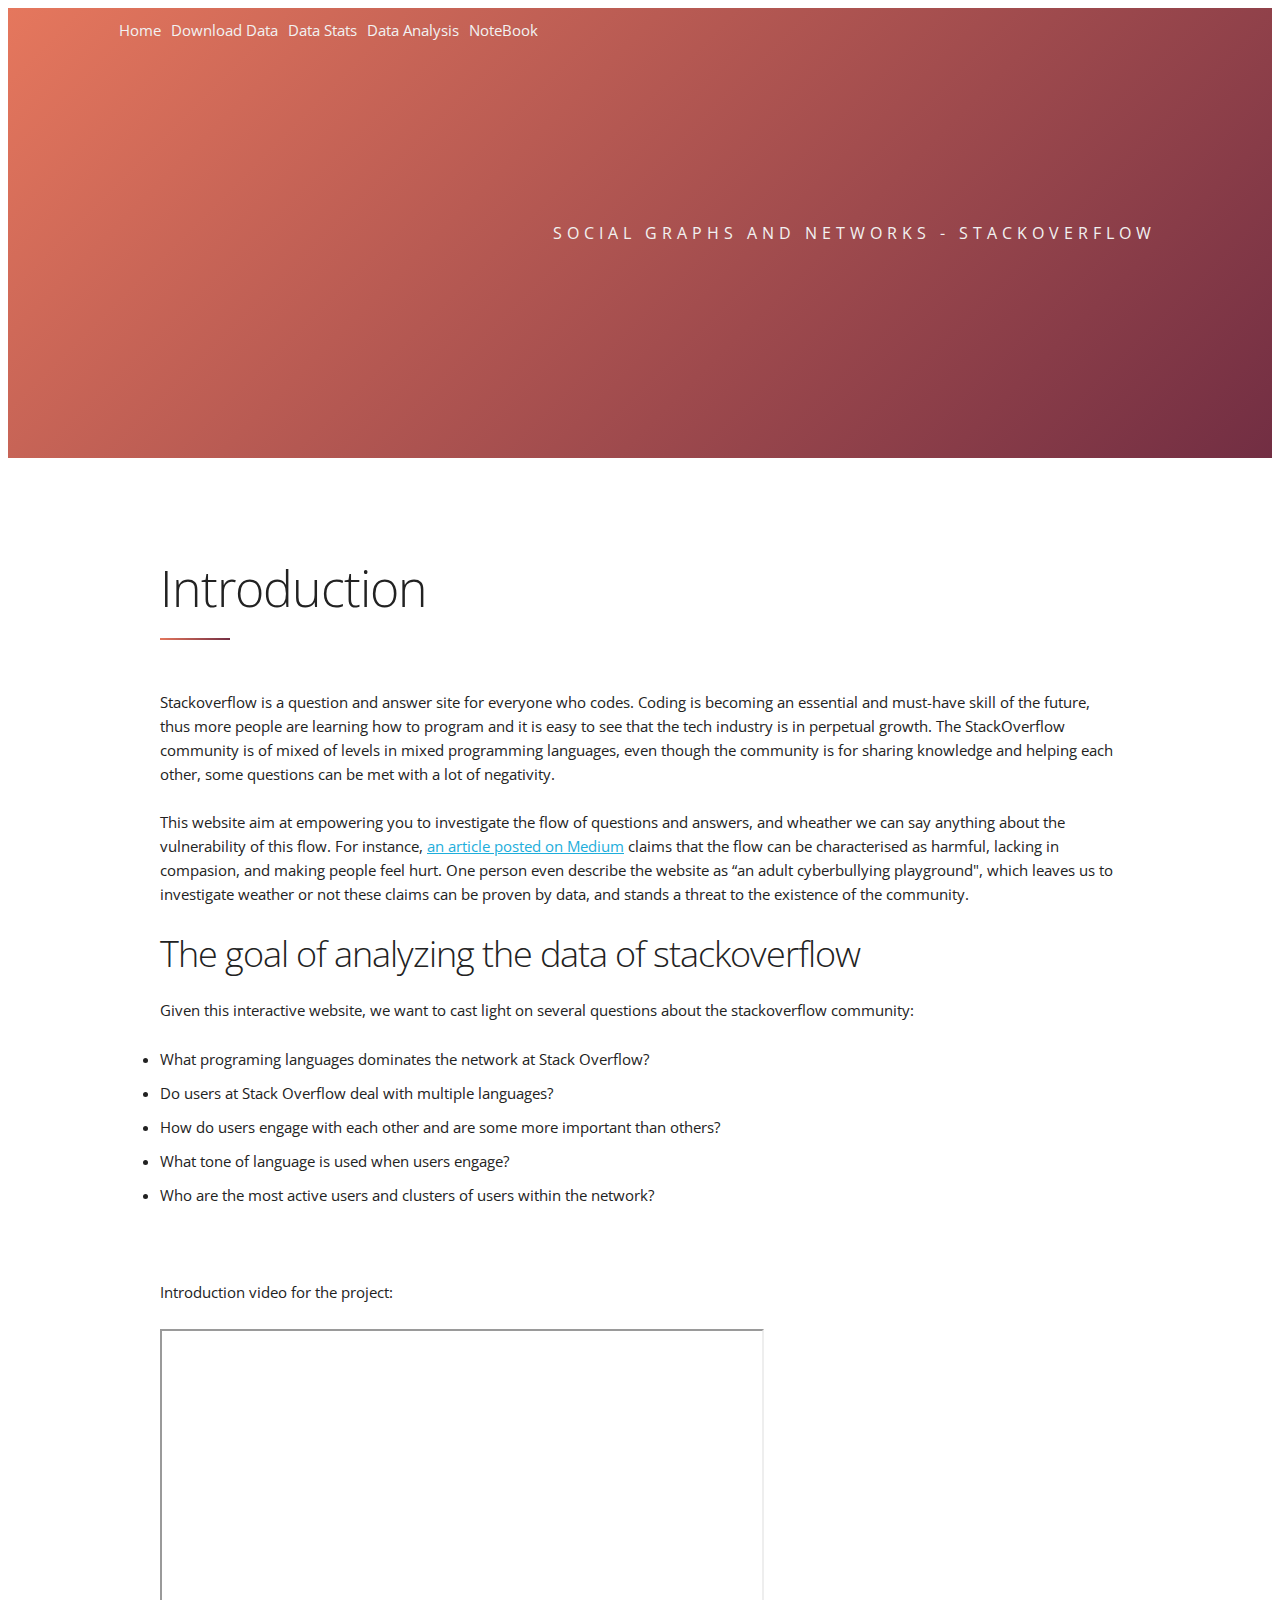
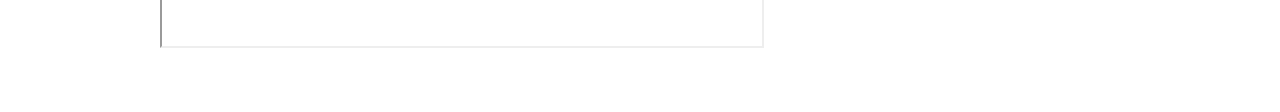
<file: index.html>
<!DOCTYPE html>
<html>

<head>
  <title>Social Graphs</title>
  <link rel="stylesheet" type="text/css" href="style.css">
</head>


<body>
  <button onclick="topFunction()" id="myBtn" title="Go to top">Top</button>

  <div class="header1">
    <div class="topnav" id="myTopnav">
      <a href="index.html">Home</a>
      <a href="dd.html">Download Data</a>
      <a href="stat.html">Data Stats</a>
      <a href="analysis.html">Data Analysis</a>
      <a href="notebook.html">NoteBook</a>

    </div>
    <div class="title1">
      <h2 class="heading"> Social graphs and networks - stackoverflow</h2>
    </div>
  </div>

  <!-- Intro Section -->
  <section id="intro">
    <div class="container">
      <div class="row">
        <h1>Introduction</h1>
        <div class="block"></div>
        <p> Stackoverflow is a question and answer site for everyone who codes.
          Coding is becoming an essential and must-have skill of the future, thus more people are learning how to
          program and it is easy to see that the
          tech industry is in perpetual growth.

          The StackOverflow community is of mixed of levels in mixed programming languages,
          even though the community is for sharing knowledge and helping each other, some questions can be met with a
          lot of negativity.<br>
<br>
This website aim at empowering you to investigate the flow of questions and answers, 
and wheather we can say anything about the vulnerability of this flow.
For instance, 
<a href="https://medium.com/@Aprilw/suffering-on-stack-overflow-c46414a34a52">an article posted on Medium</a>
  claims that the flow can be 
characterised as harmful, lacking in compasion, and making people feel hurt. One person even describe the 
website as “an adult cyberbullying playground", which leaves us to investigate weather or not these claims
can be proven by data, and stands a threat to the existence of the community.
        </p>
      </div>
      <div class="row">

        <div class="row">
          <div class="six columns">
            <h3>The goal of analyzing the data of stackoverflow</h3>
            <p>
              Given this interactive website, we want to cast light on several questions about the stackoverflow
              community:<br>
              <li> What programing languages dominates the network at Stack Overflow?</li>
              <li>Do users at Stack Overflow deal with multiple languages?</li>
              <li>How do users engage with each other and are some more important than others?</li>
              <li>What tone of language is used when users engage?</li>
              <li>Who are the most active users and clusters of users within the network?</li>
            </p>
          </div>
        </div>
        <br>
        <br>
        <div class="row">
          <div class="four columns">
            <p>Introduction video for the project: </p>
            <iframe width="600" height="315" src="https://www.youtube.com/embed/9GdN9lYkovw">
            </iframe>
          </div>

        </div>
      </div>
  </section>





  <script src="main.js"></script>
</body>
</file>
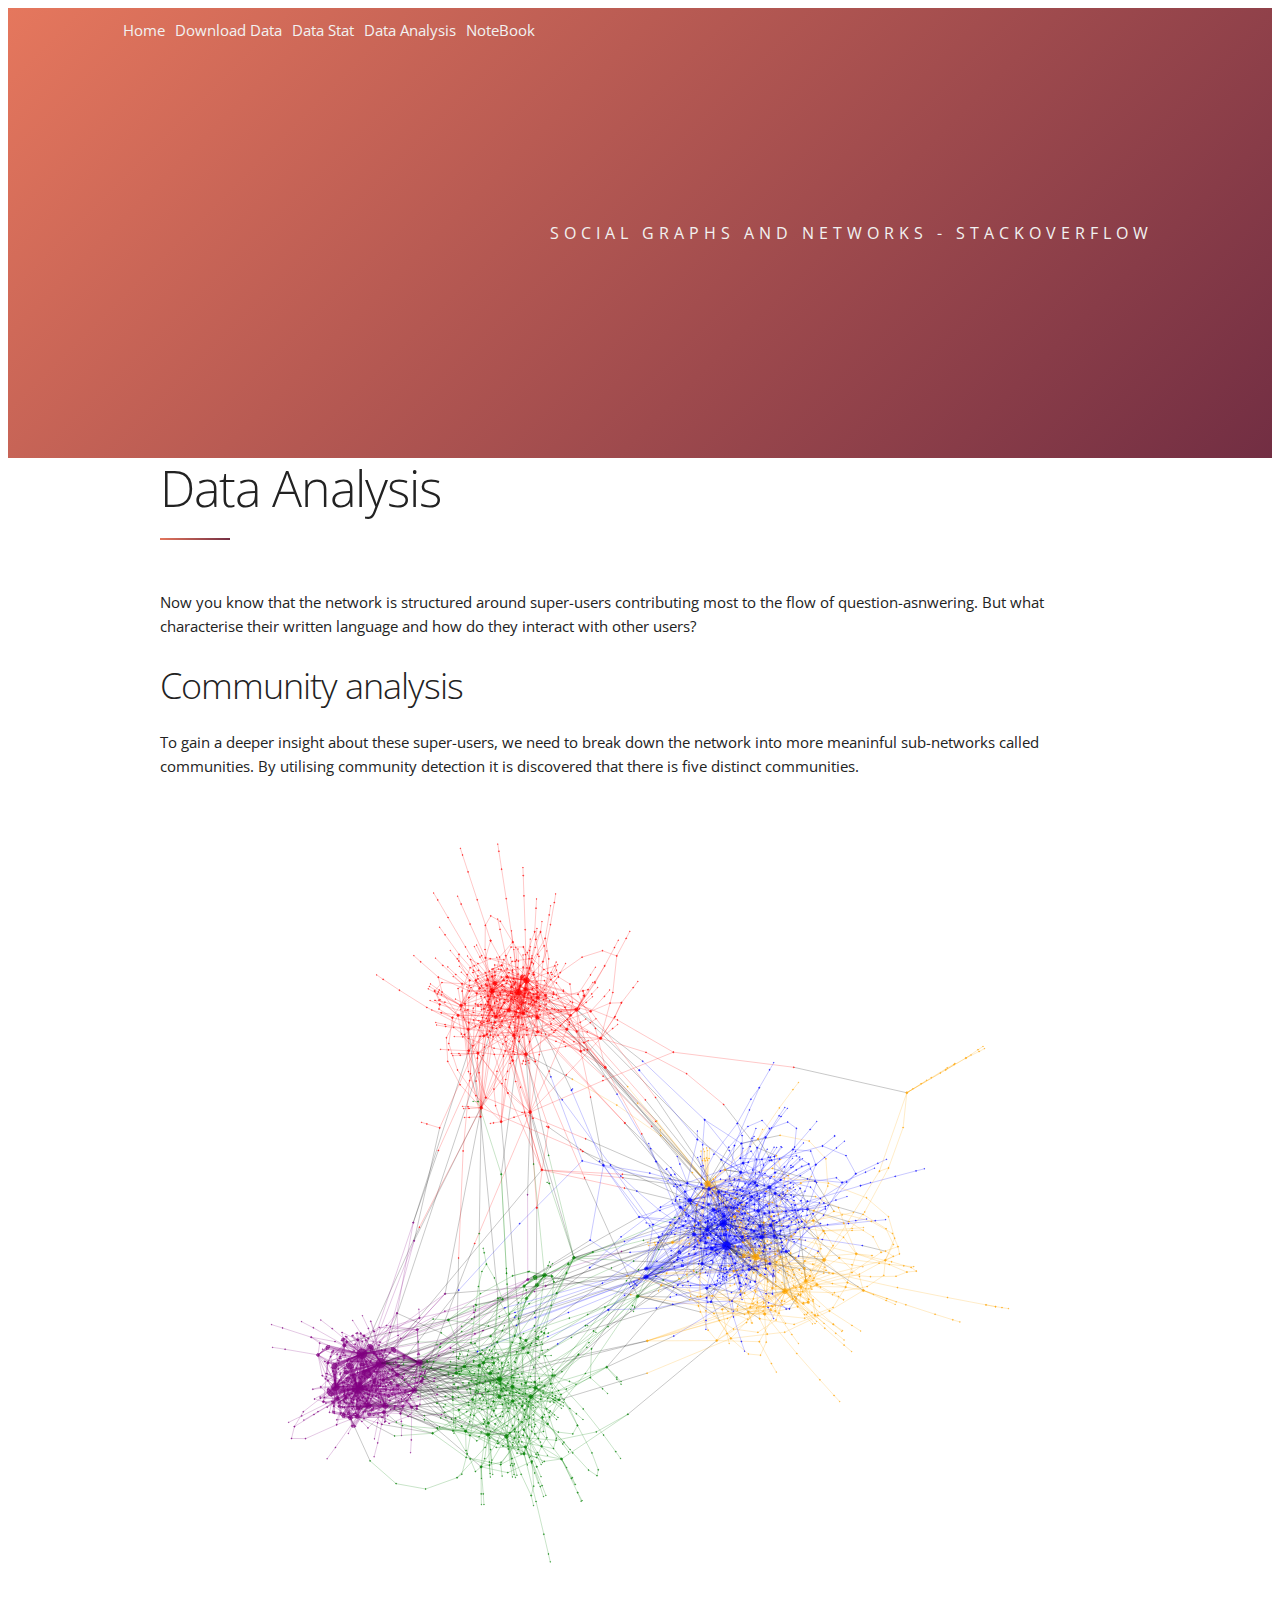
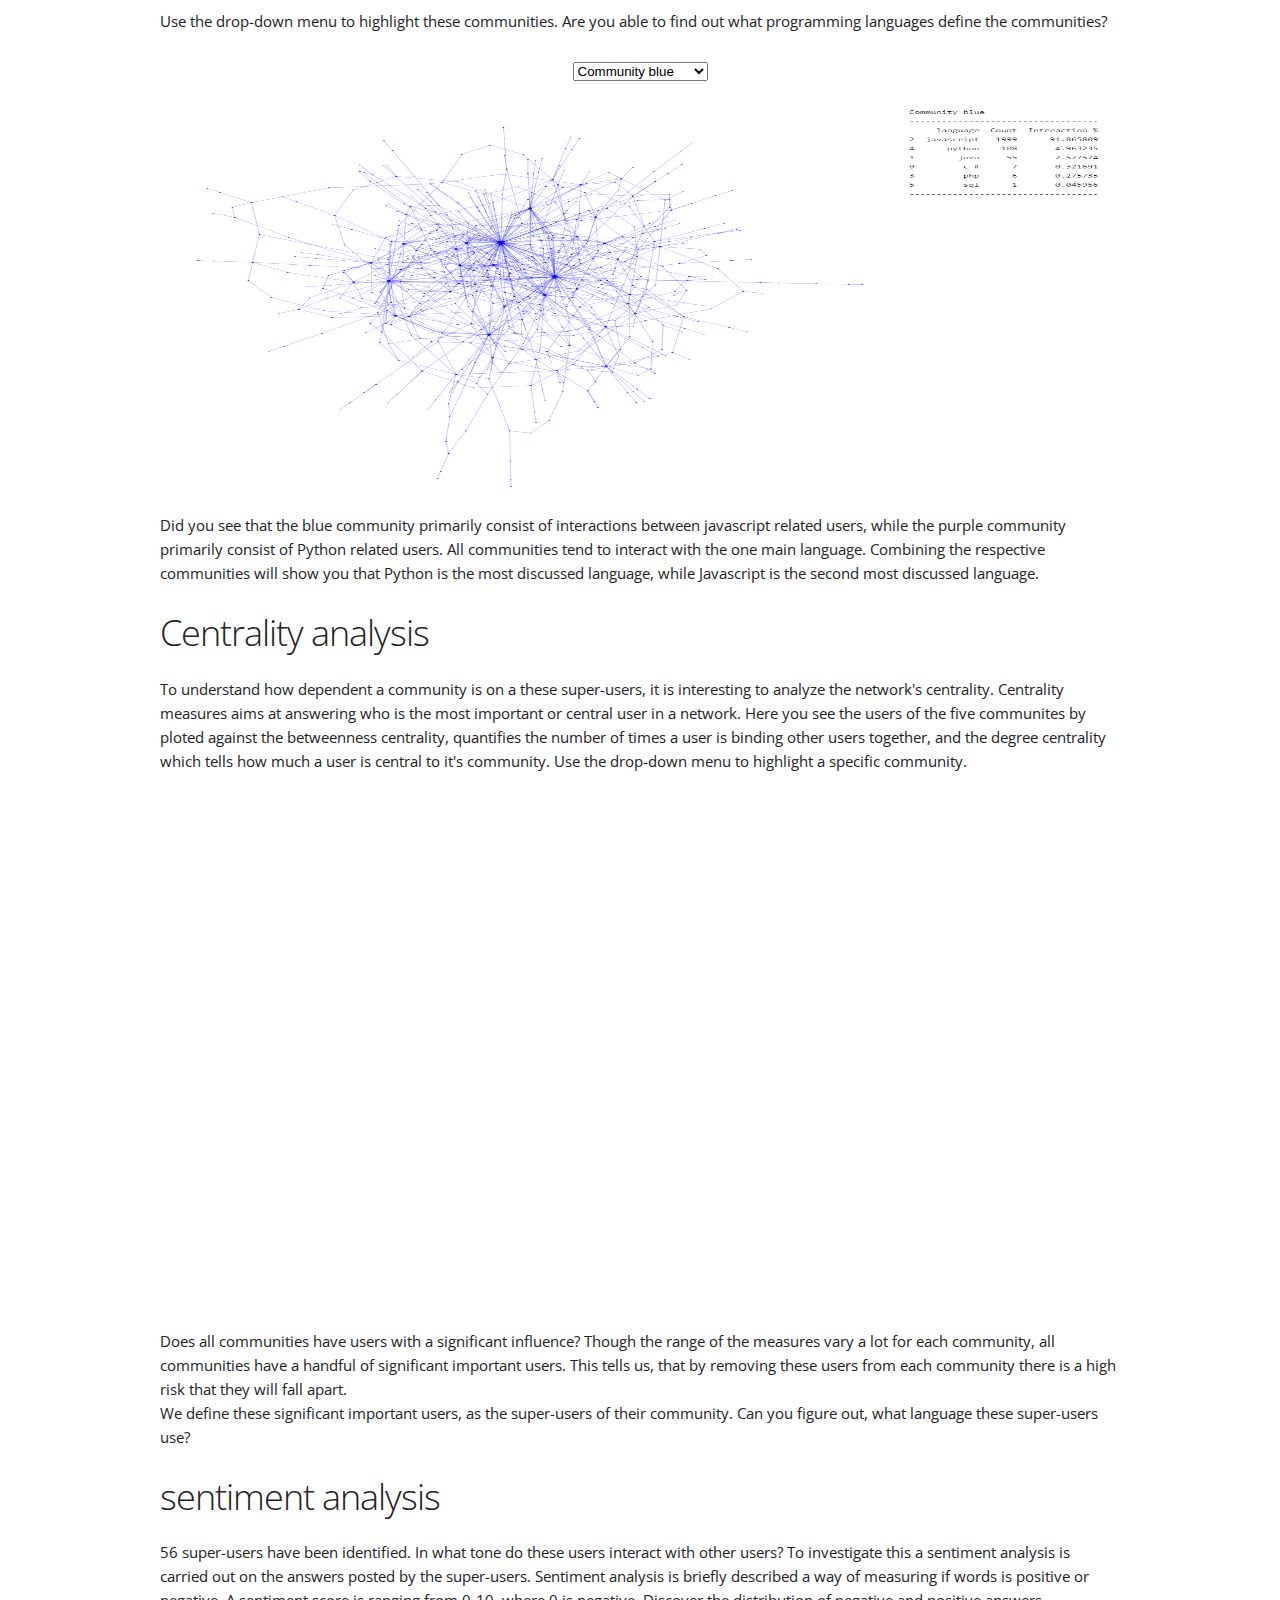
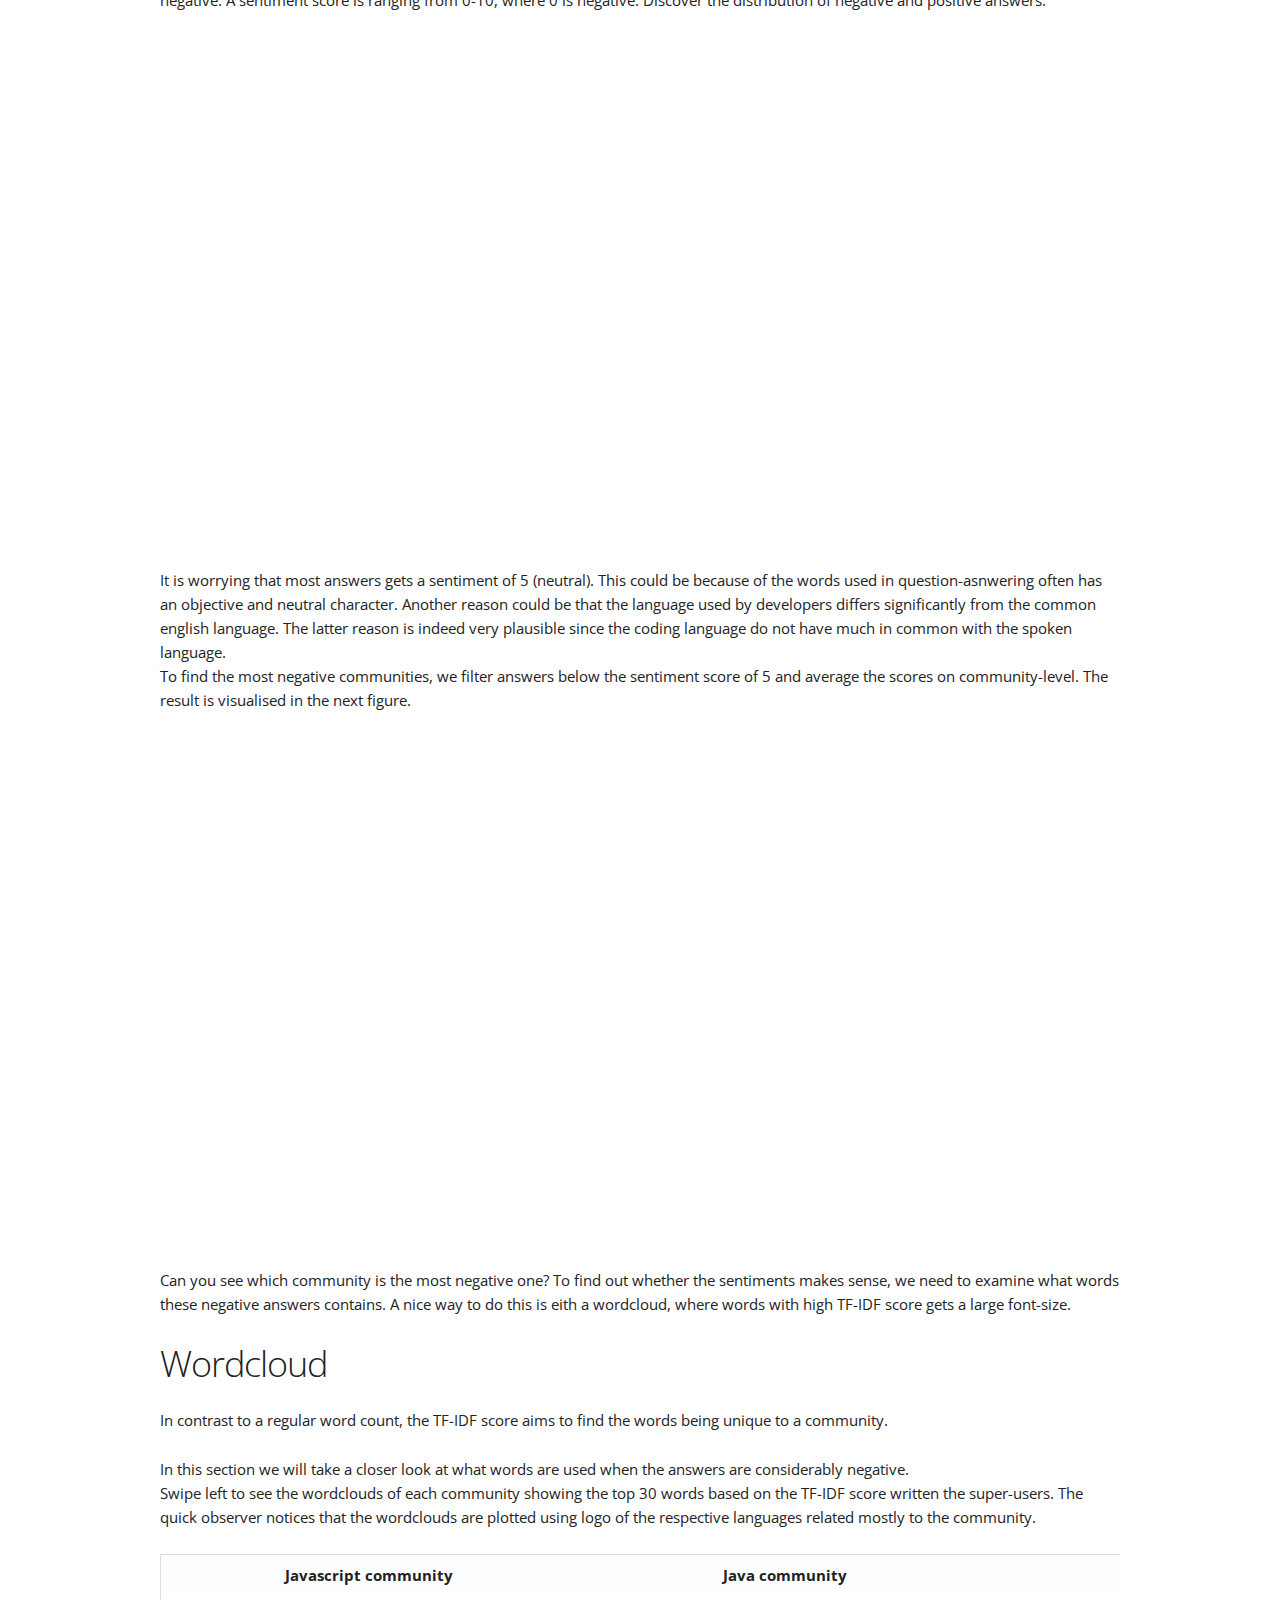
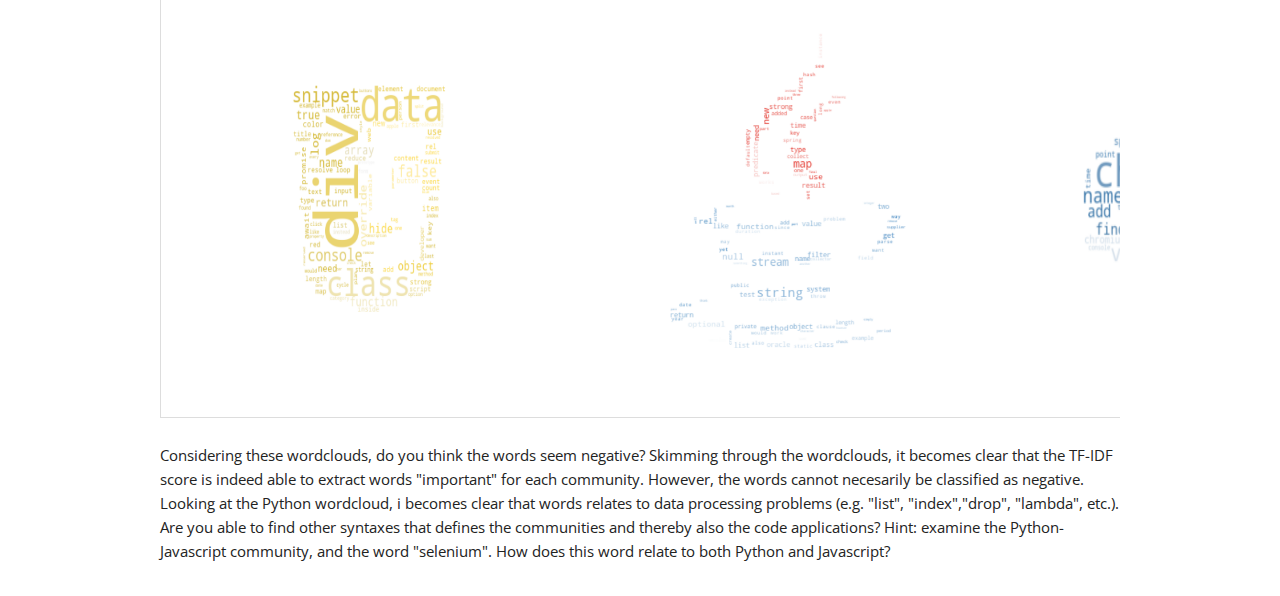
<file: analysis.html>
<!DOCTYPE html>
<html>

<head>
  <title>Social Graphs</title>
  <link rel="stylesheet" type="text/css" href="style.css">
</head>

<body>
  <button onclick="topFunction()" id="myBtn" title="Go to top">Top</button>

  <div class="header1">
    <div class="topnav" id="myTopnav">
      <a href="index.html">Home</a>
      <a href="dd.html">Download Data</a>
      <a href="stat.html">Data Stat</a>
      <a href="analysis.html">Data Analysis</a>
      <a href="notebook.html">NoteBook</a>
    </div>
    <div class="title1">
      <h2 class="heading"> Social graphs and networks - stackoverflow</h2>
    </div>
  </div>
  <script type="text/javascript">
    var community_list = ["c_b_f.png", "c_r.png", "c_g.png", "c_p.png", "c_o.png"];

    function switchImage() {
      var selectedImage = document.myForm.switch.options[document.myForm.switch.selectedIndex].value;
      document.myImage.src = community_list[selectedImage];
    }



  </script>


  <!-- analysis Section
    –––––––––––––––––––––––––––––––––––––––––––––––––– -->
  <section id="analysis">
    <div class="container">
      <div class="row">

        <h1>Data Analysis</h1>

        <div class="block"></div>
        <p>
          Now you know that the network is structured around super-users contributing most to the flow of question-asnwering.
          But what characterise their written language and how do they interact with other users? <br>
        </p>
        <h3>Community analysis</h3>
        <p>

          To gain a deeper insight about these super-users, we need to break down the network into more meaninful
          sub-networks called communities. By utilising community detection it is discovered that there is five 
          distinct communities.  
        </p>
        <div>
          <img class="zoom" data-scale="1.6" src="s.svg" width="100%" height="800" name="communites">
        </div>
        <p>
          Use the drop-down menu to highlight these communities. Are you able to find out what programming languages define the communities? 
        </p>
        <div>
          <center>
            <form method="" action="" name="myForm">
              <select size="1" name="switch" onchange="switchImage()">
                <option value=0>Community blue </option>
                <option value=1>Community red </option>
                <option value=2>Community green</option>
                <option value=3>Community purple</option>
                <option value=4>Community orange </option>
              </select>
            </form>
            <img src="c_b_f.png" width="100%" height="400" name="myImage">
          </center>
        </div>
        <p>
          Did you see that the blue community primarily consist of interactions between javascript related users, while
          the purple community primarily consist of Python related users. All communities tend to interact with the one main language.
          Combining the respective communities will show you that Python is the most discussed language, while Javascript is the second most 
          discussed language.<p>

        <h3>Centrality analysis</h3>
        <p>
          To understand how dependent a community is on a these super-users, it is
          interesting to analyze the network's centrality.
          Centrality measures aims at answering who is the most important or central user in a network.

          Here you see the users of the five communites by ploted against the
          betweenness centrality, quantifies the number of times a user is binding other users together, and
          the degree centrality which tells how much a user is central to it's community. Use the drop-down menu to
          highlight a specific community.
        </p>
        <div>
          <iframe id="igraph" scrolling="no" style="border:none;" seamless="seamless"
            src="https://plotly.com/~tato/78.embed" height="525" width="100%"></iframe>
        </div>
        <p>
          Does all communities have users with a significant influence? 
          Though the range of the measures vary a lot for each community, all communities have a handful of significant important users.
          This tells us, that by removing these users from each community there is a high risk that they will fall apart.
          <br>
          We define these significant important users, as the super-users of their community. Can you figure out, what language
          these super-users use?
        </p>

        <h3>sentiment analysis</h3>
        <p>
          56 super-users have been identified. In what tone do these users interact with other users?
          To investigate this a sentiment analysis is carried out on the answers posted by the super-users. 
          Sentiment analysis is briefly described a way of measuring if words is positive or negative. A sentiment score
          is ranging from 0-10, where 0 is negative. Discover the distribution of negative and positive answers.

        </p>
        <div>
          <iframe id="igraph" scrolling="no" style="border:none;" seamless="seamless"
            src="https://plotly.com/~tato/88.embed" height="525" width="100%"></iframe>
        </div>

        <p>
          It is worrying that most answers gets a sentiment of 5 (neutral). This could be because of the words used in
          question-asnwering often has an objective and neutral character. Another reason could be that the language
          used
          by developers differs significantly from the common english language. The latter reason is indeed very
          plausible
          since the coding language do not have much in common with the spoken language.

          <br>To find the most negative communities, we filter answers below the sentiment score of 5 and average the
          scores on community-level. The result is visualised in the next figure.
        </p>

        <div>
          <iframe id="igraph" scrolling="no" style="border:none;" seamless="seamless"
            src="https://plotly.com/~tato/90.embed" height="525" width="100%"></iframe>
        </div>
        <p>
          Can you see which community is the most negative one?

          To find out whether the sentiments makes
          sense, we need to examine what words
          these negative answers contains. A nice way
          to do this is eith a wordcloud, where words with
          high TF-IDF score gets a large font-size.
        </p>

        <h3>Wordcloud</h3>
        <p>In contrast to a regular word count, the TF-IDF score aims to find the words being unique to a community.</p>
        <p>In this section we will take a closer look at what words are
        used when the answers are considerably negative.<br>
        Swipe left to see the wordclouds of each community showing the top 30 words based on the TF-IDF score written the super-users.
        The quick observer notices that the wordclouds are plotted using logo of the respective languages related mostly to the community.
        
        
        </p>
        <div style="overflow-x:auto;">
          <table>
            <tr>

              <th>Javascript community</th>
              <th>Java community</th>
              <th>Python-Javascript community</th>
              <th>Python community</th>
              <th>Javacript-Python community</th>


            </tr>
            <tr>
              <td><img src="js_c.png" width="400" height="400"></td>
              <td><img src="j_c.png" width="400" height="400"></td>
              <td><img src="p_js_c.png" width="600" height="400"></td>
              <td><img src="p_c.png" width="400" height="400"></td>
              <td><img src="js_p_c.png" width="600" height="400"></td>

            </tr>

          </table>
        </div>


        <p>
          Considering these wordclouds, do you think the words seem negative? 

          Skimming through the wordclouds, it becomes clear that the TF-IDF score is indeed able to extract words "important" for each community. 
          However, the words cannot necesarily be classified as negative. Looking at the Python wordcloud, i becomes clear that words relates to data processing problems (e.g. "list", "index","drop", "lambda", etc.).<br>
          
          Are you able to find other syntaxes that defines the communities and thereby also the code applications? Hint: examine the Python-Javascript community, and the word "selenium". How does this word relate to both Python and Javascript?
        </p>

      </div>

    </div>


  </section>

</body>
<script src="main.js"></script>

<script src="wheelzoom.js"></script>
<script>
  wheelzoom(document.querySelector('img.zoom'), { maxZoom: 4 });
</script>

</html>
</file>
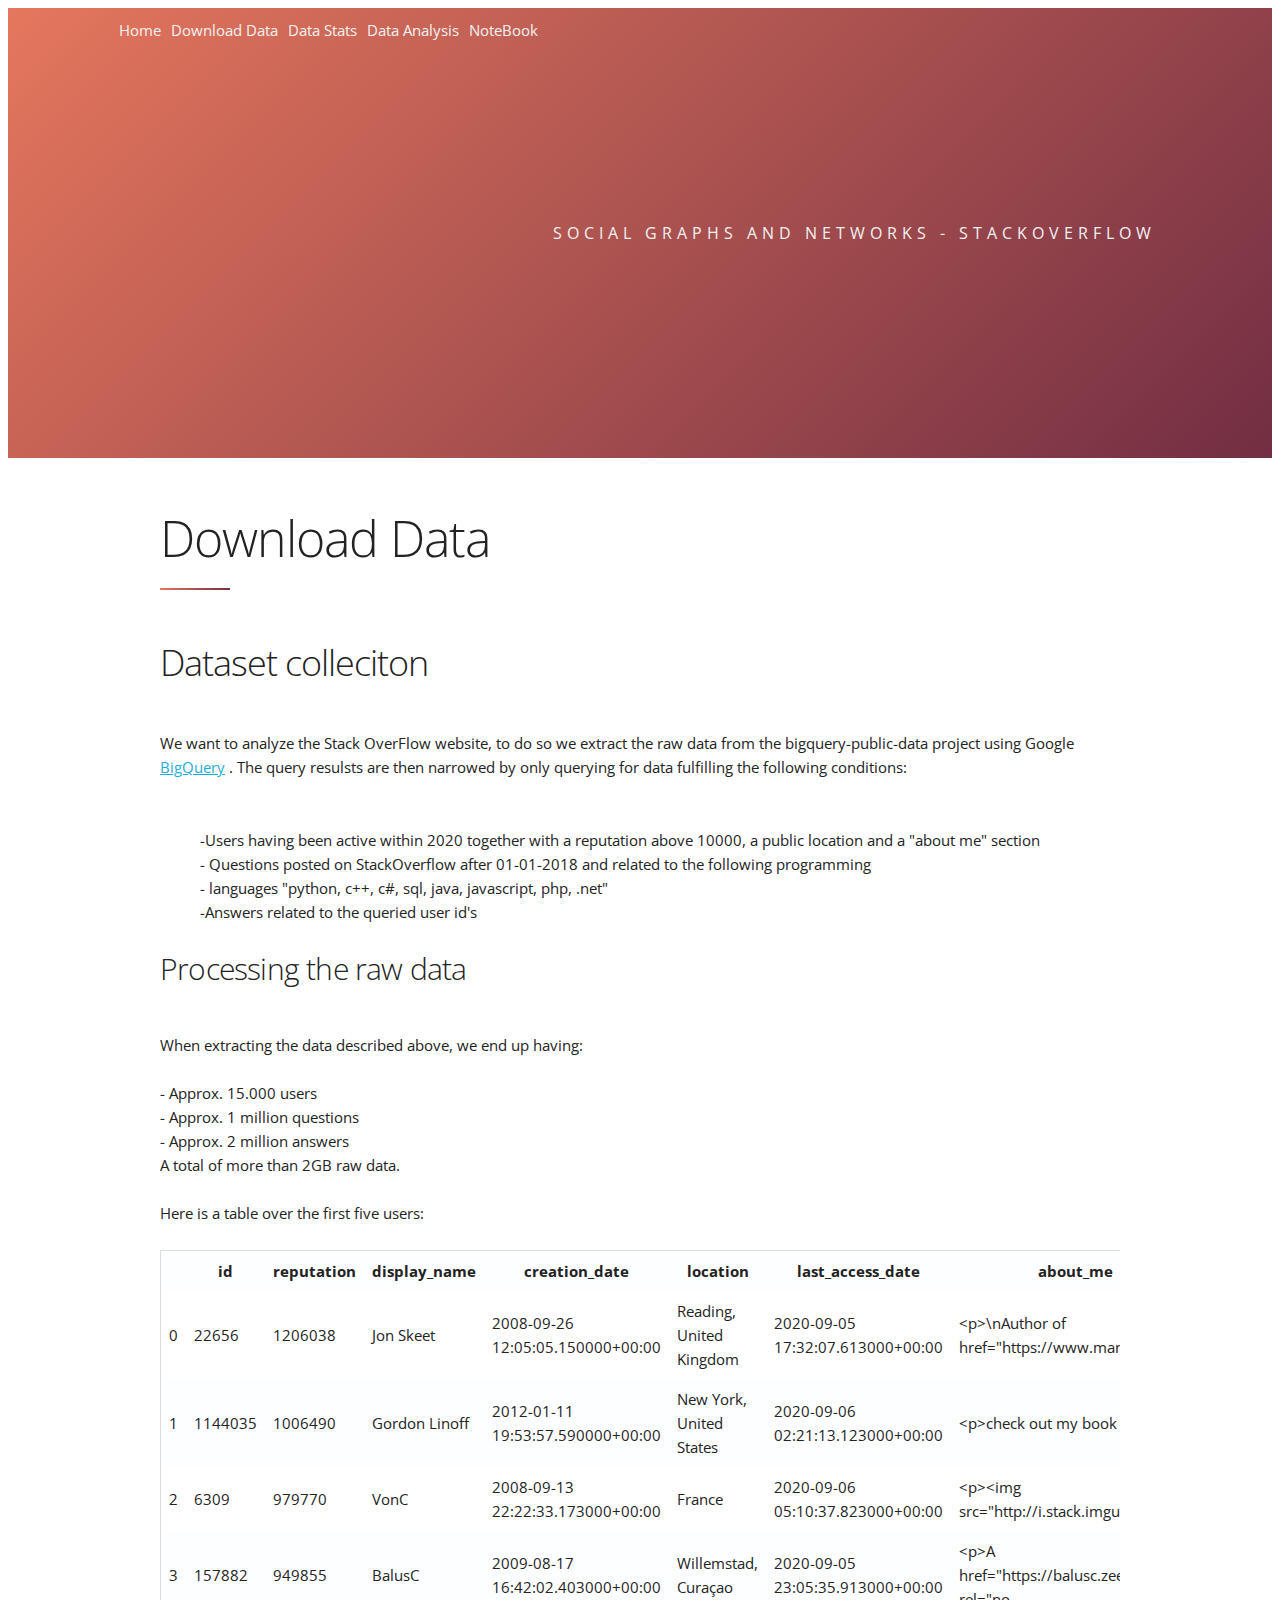
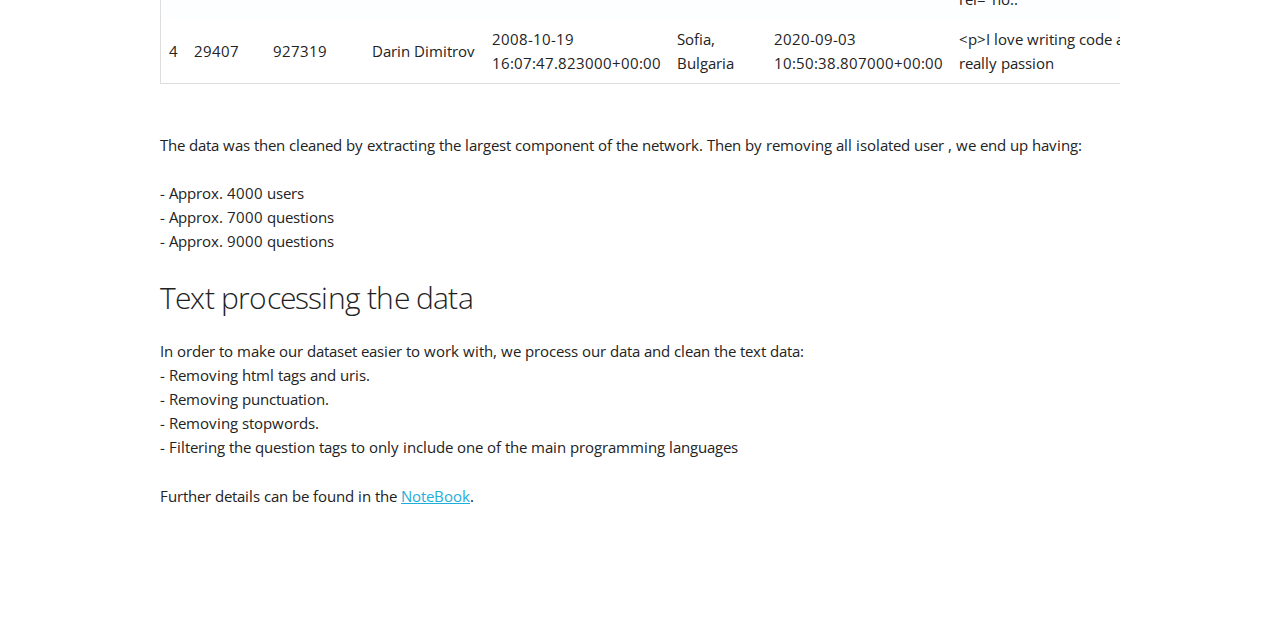
<file: dd.html>
<!DOCTYPE html>
<html>

<head>
  <title>Social Graphs</title>
  <link rel="stylesheet" type="text/css" href="style.css">
</head>

<body>
  <button onclick="topFunction()" id="myBtn" title="Go to top">Top</button>

  <div class="header1">
    <div class="topnav" id="myTopnav">
      <a href="index.html">Home</a>
      <a href="dd.html">Download Data</a>
      <a href="stat.html">Data Stats</a>
      <a href="analysis.html">Data Analysis</a>
      <a href="notebook.html">NoteBook</a>

    </div>
    <div class="title1">
      <h2 class="heading"> Social graphs and networks - stackoverflow</h2>
    </div>
  </div>


  <!-- Download data Section -->
  <section id="dd">
    <div class="container">
      <div class="row">
        <h1>Download Data</h1>
        <div class="block"></div>
        <p>
        <h3>Dataset colleciton</h3><br>
        <p>
          We want to analyze the Stack OverFlow website, to do so we extract the raw data from the bigquery-public-data
          project using Google <a
            href="https://console.cloud.google.com/bigquery?pli=1&project=trim-bot-243812&folder=&organizationId=">BigQuery</a>
          .
          The query resulsts are then narrowed by only querying for data fulfilling the following conditions:
          <br>
          <br>
        <ul>
          -Users having been active within 2020 together with a reputation above 10000, a public location and a "about me" section
          <br>
          - Questions posted on StackOverflow after 01-01-2018 and related to the following programming <br>
          - languages "python, c++, c#, sql, java, javascript, php, .net"
          <br>
          -Answers related to the queried user id's<br>
        </ul>
        </p>

        <h4>Processing the raw data</h4>
        <p><br>
          When extracting the data described above, we end up having: <br><br>
          - Approx. 15.000 users<br>
          - Approx. 1 million questions<br>
          - Approx. 2 million answers<br>

          A total of more than 2GB raw data.<br><br>
          Here is a table over the first five users: <br>
        <div style="overflow-x:auto;">
          <table>
            <tr>
              <th></th>

              <th>id</th>
              <th>reputation</th>
              <th>display_name</th>
              <th>creation_date</th>
              <th>location</th>
              <th>last_access_date</th>
              <th>about_me</th>
              <th>views</th>
              <th>up_votes</th>
              <th>down_votes</th>
            </tr>
            <tr>
              <td>0</td>
              <td>22656</td>
              <td>1206038</td>
              <td>Jon Skeet</td>
              <td>2008-09-26 12:05:05.150000+00:00</td>
              <td>Reading, United Kingdom</td>
              <td>2020-09-05 17:32:07.613000+00:00</td>
              <td>&lt;p&gt;\nAuthor of href="https://www.manning.co..."</td>
              <td>1972774</td>
              <td>16633</td>
              <td>7090</td>
            </tr>
            <tr>
              <td>1</td>
              <td>1144035</td>
              <td>1006490</td>
              <td>Gordon Linoff</td>
              <td>2012-01-11 19:53:57.590000+00:00</td>
              <td>New York, United States</td>
              <td>2020-09-06 02:21:13.123000+00:00</td>
              <td>&lt;p&gt;check out my book href="http</td>
              <td>336960</td>
              <td>17283</td>
              <td>42</td>
            </tr>
            <tr>
              <td>2</td>
              <td>6309</td>
              <td>979770 </td>
              <td>VonC</td>
              <td>2008-09-13 22:22:33.173000+00:00 </td>
              <td>France</td>
              <td>2020-09-06 05:10:37.823000+00:00</td>
              <td>&lt;p&gt;&lt;img src="http://i.stack.imgur.co.</td>
              <td>185652</td>
              <td>56359</td>
              <td>295</td>
            </tr>


            <tr>
              <td>3</td>
              <td>157882</td>
              <td>949855 </td>
              <td>BalusC</td>
              <td>2009-08-17 16:42:02.403000+00:00 </td>
              <td>Willemstad, Curaçao</td>
              <td>2020-09-05 23:05:35.913000+00:00</td>
              <td>&lt;p&gt;A href="https://balusc.zeef.com" rel="no..</td>
              <td>438873</td>
              <td>15531</td>
              <td>22108</td>
            </tr>

            <tr>
              <td>4</td>
              <td>29407</td>
              <td>927319 </td>
              <td>Darin Dimitrov </td>
              <td>2008-10-19 16:07:47.823000+00:00</td>
              <td>Sofia, Bulgaria</td>
              <td>2020-09-03 10:50:38.807000+00:00</td>
              <td>&lt;p&gt;I love writing code and I am really passion</td>
              <td>269811</td>
              <td>1955</td>
              <td>2651</td>
            </tr>


          </table>
        </div><br>
        The data was then cleaned by extracting the largest component of
        the network. Then by removing all isolated user , we end up having:<br><br>
        - Approx. 4000 users<br>
        - Approx. 7000 questions<br>
        - Approx. 9000 questions<br>
        </p>

        <h4>Text processing the data</h4>
        <p>
          In order to make our dataset easier to work with,
          we process our data and clean the text data:<br>
          - Removing html tags and uris. <br>
          - Removing punctuation. <br>
          - Removing stopwords.<br>
          - Filtering the question tags to only include one of the main programming languages <br>
        </p>
        <p>Further details can be found in the    <a href="notebook.html">NoteBook</a>. </p>
      </div>




    </div>
  </section>


</body>
<script src="main.js"></script>

</html>
</file>
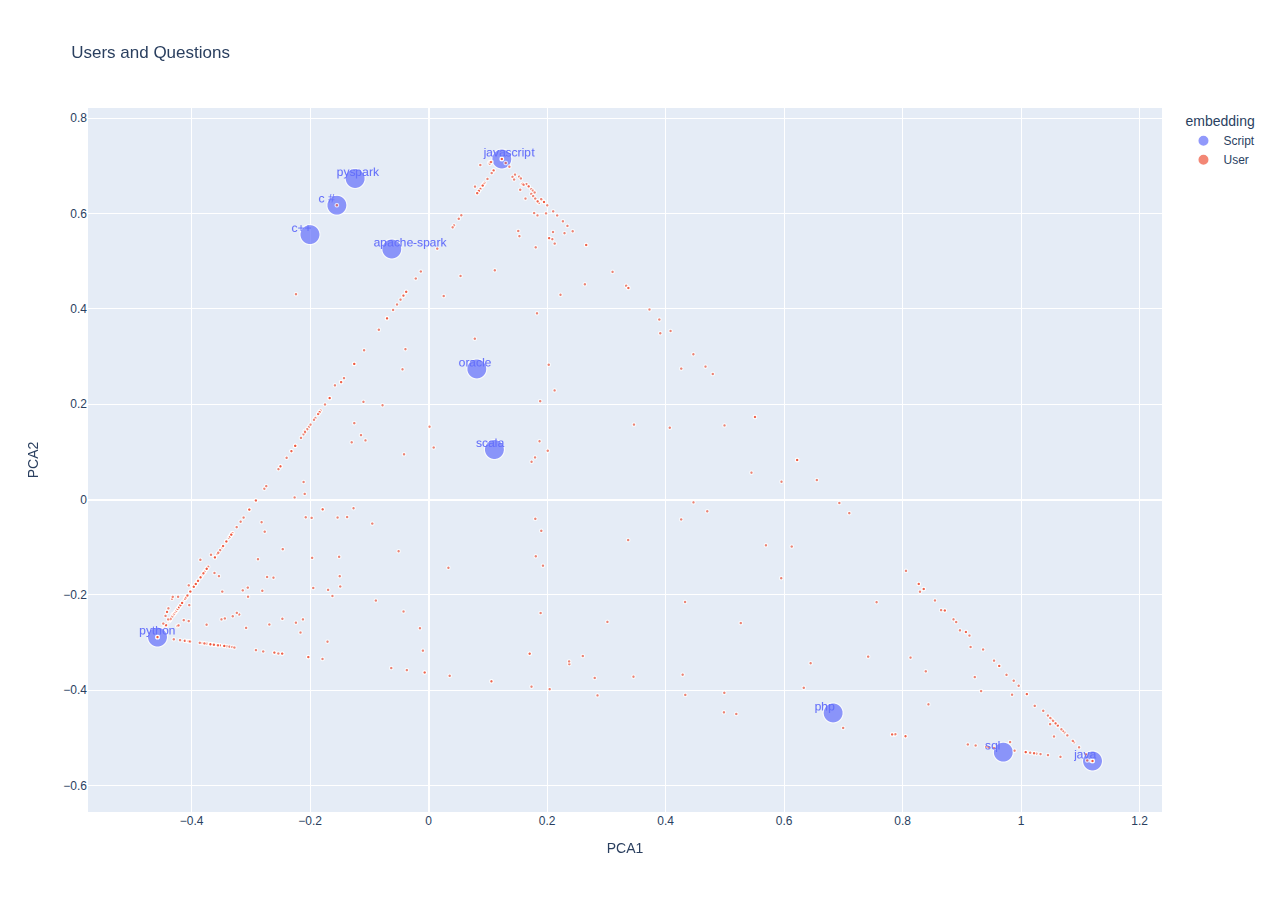
<file: plotly_graph.html>
<html>
<head><meta charset="utf-8" /></head>
<body>
    <div>                        <script type="text/javascript">window.PlotlyConfig = {MathJaxConfig: 'local'};</script>
        <script src="https://cdn.plot.ly/plotly-latest.min.js"></script>                <div id="37aaa69b-9a2b-4993-8927-8b1d2b465030" class="plotly-graph-div" style="height:100%; width:100%;"></div>            <script type="text/javascript">                                    window.PLOTLYENV=window.PLOTLYENV || {};                                    if (document.getElementById("37aaa69b-9a2b-4993-8927-8b1d2b465030")) {                    Plotly.newPlot(                        "37aaa69b-9a2b-4993-8927-8b1d2b465030",                        [{"customdata": [[-0.4574941715367364, -0.2885546273010358, "Script", "python", 0.75], [1.1204990854712698, -0.5484374629752053, "Script", "java", 0.75], [-0.15478392704475477, 0.617294366626291, "Script", "c #", 0.75], [0.12359274835353372, 0.714249798739822, "Script", "javascript", 0.75], [-0.2002108586906399, 0.5556847738868566, "Script", "c++", 0.75], [0.9699340840299845, -0.5298884945189246, "Script", "sql", 0.75], [0.6827477480423698, -0.44762009900951416, "Script", "php", 0.75], [-0.06213075066997741, 0.5254957540429039, "Script", "apache-spark", 0.75], [0.11107861329283594, 0.1048627060082082, "Script", "scala", 0.75], [0.08141037228432511, 0.2738967202417027, "Script", "oracle", 0.75], [-0.12392172232845738, 0.6733750887965757, "Script", "pyspark", 0.75]], "hovertemplate": "<b>%{hovertext}</b><br><br><extra></extra>", "hovertext": ["python", "java", "c #", "javascript", "c++", "sql", "php", "apache-spark", "scala", "oracle", "pyspark"], "legendgroup": "Script", "marker": {"color": "#636efa", "size": [0.75, 0.75, 0.75, 0.75, 0.75, 0.75, 0.75, 0.75, 0.75, 0.75, 0.75], "sizemode": "area", "sizeref": 0.001875, "symbol": "circle"}, "mode": "markers", "name": "Script", "showlegend": true, "text": ["python", "java", "c #", "javascript", "c++", "sql", "php", "apache-spark", "scala", "oracle", "pyspark"], "type": "scattergl", "x": [-0.4574941715367364, 1.1204990854712698, -0.15478392704475477, 0.12359274835353372, -0.2002108586906399, 0.9699340840299845, 0.6827477480423698, -0.06213075066997741, 0.11107861329283594, 0.08141037228432511, -0.12392172232845738], "xaxis": "x", "y": [-0.2885546273010358, -0.5484374629752053, 0.617294366626291, 0.714249798739822, 0.5556847738868566, -0.5298884945189246, -0.44762009900951416, 0.5254957540429039, 0.1048627060082082, 0.2738967202417027, 0.6733750887965757], "yaxis": "y"}, {"customdata": [[0.13019480770186076, 0.7058876302988778, "User", "", 0.025], [-0.28796279274545344, -0.12516458228410962, "User", "", 0.025], [-0.32384421071146274, -0.05790964884756296, "User", "", 0.025], [-0.3613665956963459, -0.15406438306431539, "User", "", 0.025], [1.1094224037531666, -0.5344075960948939, "User", "", 0.025], [1.1204991393344157, -0.548437453796132, "User", "", 0.025], [0.10959060345822176, 0.6900858441440817, "User", "", 0.025], [1.1204991211925193, -0.5484374361408696, "User", "", 0.025], [-0.4574941969153316, -0.2885546470217815, "User", "", 0.025], [0.12359269353343559, 0.7142498022047885, "User", "", 0.025], [-0.4574942000622357, -0.2885546464753082, "User", "", 0.025], [0.1363735493639101, 0.6980615035751883, "User", "", 0.025], [0.12359269749767021, 0.7142497974118616, "User", "", 0.025], [-0.45749420025912685, -0.2885546480654511, "User", "", 0.025], [-0.4194294530529098, -0.294990218270466, "User", "", 0.025], [-0.1946718241199398, -0.18553869396268335, "User", "", 0.025], [0.12359269477962116, 0.7142497935704817, "User", "", 0.025], [-0.457494200384028, -0.2885546460801091, "User", "", 0.025], [-0.2090565433562941, 0.011763711473072095, "User", "", 0.025], [0.12359270217942003, 0.7142497799276999, "User", "", 0.025], [1.1182518131133674, -0.5481605587408421, "User", "", 0.025], [-0.4574942024089927, -0.28855464734074604, "User", "", 0.025], [0.9814615189879908, -0.5087351055430888, "User", "", 0.025], [1.0374235099946598, -0.44321350829592737, "User", "", 0.025], [0.19234486714861043, 0.6271679104020782, "User", "", 0.025], [-0.05990840171179428, 0.39757472462897187, "User", "", 0.025], [0.9753951739110902, -0.3677223074738321, "User", "", 0.025], [-0.45749420371738586, -0.2885546467890633, "User", "", 0.025], [-0.3538142653774672, -0.16066222488603343, "User", "", 0.025], [1.0452608187019359, -0.4531402959924959, "User", "", 0.025], [0.12359272349343195, 0.7142497811764102, "User", "", 0.025], [-0.33689125186706764, -0.08042540984978791, "User", "", 0.025], [-0.4047986800367835, -0.25498298838309574, "User", "", 0.025], [-0.4300436540871951, -0.2931956845623866, "User", "", 0.025], [0.18374969760981083, 0.5959707621115682, "User", "", 0.025], [-0.41321697900965587, -0.25304419852633964, "User", "", 0.025], [0.12359272426592582, 0.7142497793604293, "User", "", 0.025], [0.12359272688364255, 0.7142497814583962, "User", "", 0.025], [1.025819453223161, -0.5328444996503183, "User", "", 0.025], [-0.20181593415223623, 0.15267934727336963, "User", "", 0.025], [-0.30470591280197096, -0.20386715863023105, "User", "", 0.025], [0.12359273019268141, 0.7142497814413153, "User", "", 0.025], [-0.4453882263023895, -0.26766289561630724, "User", "", 0.025], [-0.3196805719252723, -0.24113410896222642, "User", "", 0.025], [1.0780774924989711, -0.49470610305046014, "User", "", 0.025], [0.1235927330157697, 0.7142497811092187, "User", "", 0.025], [-0.39567644210712466, -0.1818733172165053, "User", "", 0.025], [-0.20484768533092895, 0.1474473149297347, "User", "", 0.025], [-0.44486187656356735, -0.26675455788463853, "User", "", 0.025], [-0.4574942035668812, -0.2885546635608813, "User", "", 0.025], [0.15742015615171612, 0.6615420239374888, "User", "", 0.025], [-0.2467683603854192, -0.25016468088741084, "User", "", 0.025], [0.008610624279617056, 0.10903598947882642, "User", "", 0.025], [0.9411816581708912, -0.518905340679976, "User", "", 0.025], [1.0978420946923095, -0.5197400394215114, "User", "", 0.025], [-0.4574942028833028, -0.2885546563586684, "User", "", 0.025], [0.20113454866763295, 0.10229487131893027, "User", "", 0.025], [0.43325834863733165, -0.40985310786467516, "User", "", 0.025], [-0.44398055202211184, -0.26523361888212216, "User", "", 0.025], [0.10975734194480016, 0.6903734862424308, "User", "", 0.025], [0.4994316451306897, 0.15540950667217532, "User", "", 0.025], [-0.4574941997815515, -0.28855465644160977, "User", "", 0.025], [-0.4574941997815515, -0.28855465644160977, "User", "", 0.025], [-0.44332133959533393, -0.26409600016957796, "User", "", 0.025], [-0.45749420160277376, -0.2885546549708357, "User", "", 0.025], [0.17814444489116163, 0.6008966276943115, "User", "", 0.025], [-0.45749420160277376, -0.2885546549708357, "User", "", 0.025], [-0.45749420160277376, -0.2885546549708357, "User", "", 0.025], [-0.0506008030728873, -0.1084031217032656, "User", "", 0.025], [-0.44296702593887877, -0.26348454095447554, "User", "", 0.025], [-0.4574941999625214, -0.28855465272205655, "User", "", 0.025], [0.10271449897470208, 0.7069781232940091, "User", "", 0.025], [0.12359274860267104, 0.7142497776972982, "User", "", 0.025], [0.12359274923918272, 0.714249780601473, "User", "", 0.025], [0.20027784371084592, 0.6171199915620079, "User", "", 0.025], [-0.42769486473689555, -0.23712877734963164, "User", "", 0.025], [0.12359274923918272, 0.714249780601473, "User", "", 0.025], [0.21000678847521503, 0.5610732356973926, "User", "", 0.025], [0.12359274923918272, 0.714249780601473, "User", "", 0.025], [-0.4574941985419959, -0.28855464998889613, "User", "", 0.025], [-0.20896200085373462, 0.1437254166903323, "User", "", 0.025], [-0.4574941985419959, -0.28855464998889613, "User", "", 0.025], [-0.3829958664354786, -0.1599899622389047, "User", "", 0.025], [0.8056865394752059, -0.14969414036381656, "User", "", 0.025], [1.120499080656928, -0.548437501289237, "User", "", 0.025], [-0.4317981283405738, -0.24074266663131091, "User", "", 0.025], [0.1458648822011162, 0.6815093077539551, "User", "", 0.025], [-0.45749419677783143, -0.2885546539075378, "User", "", 0.025], [-0.45749419677783143, -0.2885546539075378, "User", "", 0.025], [-0.41037903009590815, -0.2072461746610446, "User", "", 0.025], [0.44691368655048885, 0.30472961721006375, "User", "", 0.025], [0.8968131062938812, -0.274421378553524, "User", "", 0.025], [-0.1748032313367822, 0.1992961768586223, "User", "", 0.025], [-0.25332848740615665, 0.0637820558711383, "User", "", 0.025], [0.5951741012637132, -0.16502747361651604, "User", "", 0.025], [-0.45749419552397147, -0.2885546548371508, "User", "", 0.025], [-0.4574941914773253, -0.2885546532719758, "User", "", 0.025], [-0.4574941914773253, -0.2885546532719758, "User", "", 0.025], [0.04288623699989297, 0.574971377778884, "User", "", 0.025], [0.12359275211057207, 0.7142497785021146, "User", "", 0.025], [-0.4574941914773253, -0.2885546532719758, "User", "", 0.025], [-0.4574941914773253, -0.2885546532719758, "User", "", 0.025], [0.12359275275850215, 0.7142497782074515, "User", "", 0.025], [0.12359275275850215, 0.7142497782074515, "User", "", 0.025], [-0.2818460788914099, -0.04750927962030173, "User", "", 0.025], [0.12359275275850215, 0.7142497782074515, "User", "", 0.025], [-0.4076867304708322, -0.20259997426245102, "User", "", 0.025], [0.12359275275850215, 0.7142497782074515, "User", "", 0.025], [0.12359275275850215, 0.7142497782074515, "User", "", 0.025], [-0.457494189900902, -0.28855465589124446, "User", "", 0.025], [-0.4242892171455712, -0.2312515317292919, "User", "", 0.025], [1.0489824867966682, -0.4711965581184038, "User", "", 0.025], [0.12359275345121855, 0.7142497813237799, "User", "", 0.025], [-0.15804745792314498, 0.23949019726877974, "User", "", 0.025], [0.15291353084089684, 0.6771119155485696, "User", "", 0.025], [-0.4476832281930665, -0.26026259319333, "User", "", 0.025], [0.12359275345121855, 0.7142497813237799, "User", "", 0.025], [-0.3720402125791469, -0.1410834003975469, "User", "", 0.025], [-0.4574941875456866, -0.28855465389385887, "User", "", 0.025], [0.1065019587265007, 0.6847555313150159, "User", "", 0.025], [-0.4110826215940519, -0.29619825668902844, "User", "", 0.025], [0.12359275345121855, 0.7142497813237799, "User", "", 0.025], [0.0334338969660985, -0.14324379733416903, "User", "", 0.025], [0.7857732106832642, -0.49331081507299684, "User", "", 0.025], [-0.45749418246309254, -0.2885546548126495, "User", "", 0.025], [-0.2109724299609881, 0.13687754432529334, "User", "", 0.025], [0.21705271940943618, 0.5958728483992799, "User", "", 0.025], [0.12359275505199015, 0.714249777046612, "User", "", 0.025], [1.089345752765177, -0.5089785039725714, "User", "", 0.025], [0.12359275505199015, 0.714249777046612, "User", "", 0.025], [-0.3485403717150995, -0.1005288042865871, "User", "", 0.025], [-0.45749418211564663, -0.28855465422960264, "User", "", 0.025], [-0.45749418211564663, -0.28855465422960264, "User", "", 0.025], [1.0664816157537313, -0.5397364940262939, "User", "", 0.025], [0.12359275505199015, 0.714249777046612, "User", "", 0.025], [-0.2029791324381616, -0.3304712354372808, "User", "", 0.025], [0.12359275503404524, 0.7142497770327336, "User", "", 0.025], [0.15575102344324143, 0.6735179234809706, "User", "", 0.025], [0.4264306795664658, 0.27458278390460034, "User", "", 0.025], [-0.41144811866260095, -0.2963395949660933, "User", "", 0.025], [0.1883458255276058, 0.20627728162598857, "User", "", 0.025], [0.12359275503404524, 0.7142497770327336, "User", "", 0.025], [0.8391569514645586, -0.360360129980989, "User", "", 0.025], [-0.20297913144912336, -0.3304712296269266, "User", "", 0.025], [-0.45749418211564663, -0.28855465422960264, "User", "", 0.025], [-0.45749418211564663, -0.28855465422960264, "User", "", 0.025], [-0.45749418211564663, -0.28855465422960264, "User", "", 0.025], [-0.40659116998353195, -0.2969379615415207, "User", "", 0.025], [0.1416300123614725, 0.676770098363172, "User", "", 0.025], [0.12359275503404524, 0.7142497770327336, "User", "", 0.025], [-0.4381246117698058, -0.25512783189708144, "User", "", 0.025], [0.12359275667702699, 0.7142497758968482, "User", "", 0.025], [-0.009583596252426295, -0.31698949744453475, "User", "", 0.025], [1.1204990734466622, -0.5484374895537311, "User", "", 0.025], [-0.40489439930831395, -0.29721741344648184, "User", "", 0.025], [-0.457494179521848, -0.28855465346568254, "User", "", 0.025], [0.12359275667702699, 0.7142497758968482, "User", "", 0.025], [1.0872688598613605, -0.5063479019671586, "User", "", 0.025], [-0.457494179521848, -0.28855465346568254, "User", "", 0.025], [-0.18632026334969087, 0.17942076718456273, "User", "", 0.025], [-0.457494179521848, -0.28855465346568254, "User", "", 0.025], [-0.16229114118729762, -0.2023709127959017, "User", "", 0.025], [-0.457494179521848, -0.28855465346568254, "User", "", 0.025], [-0.41875504503228966, -0.22170100572130821, "User", "", 0.025], [-0.07010287638323372, 0.3799816383371152, "User", "", 0.025], [0.12359275667702699, 0.7142497758968482, "User", "", 0.025], [0.12359275667702699, 0.7142497758968482, "User", "", 0.025], [-0.45749417893737365, -0.2885546533299597, "User", "", 0.025], [-0.37734425360972845, -0.1502367884835686, "User", "", 0.025], [-0.317231800095447, -0.04649838778464501, "User", "", 0.025], [-0.45749417893737365, -0.2885546533299597, "User", "", 0.025], [-0.45749417893737365, -0.2885546533299597, "User", "", 0.025], [-0.17058077494424317, -0.29814293831478916, "User", "", 0.025], [0.5693844063443251, -0.09597396591842236, "User", "", 0.025], [1.0517469070846122, -0.4613556031359364, "User", "", 0.025], [-0.45749417893737365, -0.2885546533299597, "User", "", 0.025], [0.4702943721624922, -0.02467974913751634, "User", "", 0.025], [-0.45749417893737365, -0.2885546533299597, "User", "", 0.025], [-0.45749417893737365, -0.2885546533299597, "User", "", 0.025], [1.0517469157499066, -0.46135559909709334, "User", "", 0.025], [-0.3481600643397466, -0.1931381017900306, "User", "", 0.025], [0.4673535325422199, 0.27884037848708054, "User", "", 0.025], [-0.2771568369172417, 0.022660537337562646, "User", "", 0.025], [0.22672099616194782, 0.5836269620750395, "User", "", 0.025], [1.0077852611805296, -0.5298744264488829, "User", "", 0.025], [-0.45749418073329445, -0.28855465152529275, "User", "", 0.025], [0.44707279193231514, -0.005974134345516297, "User", "", 0.025], [0.26029485639626393, -0.32830411397324333, "User", "", 0.025], [-0.4367410678470233, -0.2527401906524467, "User", "", 0.025], [-0.43674106805097723, -0.2527401907455295, "User", "", 0.025], [-0.34478036494592934, -0.30711770221983475, "User", "", 0.025], [-0.45749418073329445, -0.28855465152529275, "User", "", 0.025], [-0.4367410723140569, -0.25274019351835564, "User", "", 0.025], [0.12359275661939506, 0.7142497763545135, "User", "", 0.025], [-0.37448174661062444, -0.1452968635408315, "User", "", 0.025], [0.18013899406009792, -0.04047689574657139, "User", "", 0.025], [0.22265856914096613, 0.4294632412863215, "User", "", 0.025], [0.5449358945414959, 0.05637322495549182, "User", "", 0.025], [1.009731697425893, -0.408138911505035, "User", "", 0.025], [0.2128383855664481, 0.5368102788647049, "User", "", 0.025], [0.1235927596100337, 0.7142497744470939, "User", "", 0.025], [0.1443021968593658, 0.6712175522509225, "User", "", 0.025], [-0.4144506894448535, -0.21427282442473206, "User", "", 0.025], [0.1235927596100337, 0.7142497744470939, "User", "", 0.025], [0.18628468776225188, 0.6220913915260378, "User", "", 0.025], [-0.4359724342292556, -0.25141373885017626, "User", "", 0.025], [-0.04226379104585831, -0.23488366588864198, "User", "", 0.025], [0.1235927596100337, 0.7142497744470939, "User", "", 0.025], [-0.4046264616623805, -0.29749293929203796, "User", "", 0.025], [-0.4574941805071073, -0.28855465427264476, "User", "", 0.025], [-0.21093080615639748, 0.03677521102604346, "User", "", 0.025], [0.9358867879465801, -0.3146065127971174, "User", "", 0.025], [-0.4574941805071073, -0.28855465427264476, "User", "", 0.025], [-0.34060577951550575, -0.3078052252903351, "User", "", 0.025], [0.499134671651681, -0.4054183690851863, "User", "", 0.025], [-0.4574941805071073, -0.28855465427264476, "User", "", 0.025], [0.1235927596100337, 0.7142497744470939, "User", "", 0.025], [0.2803761752588194, -0.37422909756061296, "User", "", 0.025], [-0.3904456714357924, -0.17284642071259856, "User", "", 0.025], [0.12359276081213616, 0.7142497773873985, "User", "", 0.025], [0.8904437409455636, -0.25704810467035555, "User", "", 0.025], [0.20432739725100482, -0.3977916497857631, "User", "", 0.025], [0.12359276081213616, 0.7142497773873985, "User", "", 0.025], [0.12359276081213616, 0.7142497773873985, "User", "", 0.025], [0.12359276081213616, 0.7142497773873985, "User", "", 0.025], [-0.33611007138268756, -0.30854563430255055, "User", "", 0.025], [-0.40259307190646654, -0.2978367200164009, "User", "", 0.025], [-0.43514467165215454, -0.24998524018027327, "User", "", 0.025], [-0.4574941813719405, -0.28855465076519327, "User", "", 0.025], [-0.4574941813719405, -0.28855465076519327, "User", "", 0.025], [-0.4574941813719405, -0.28855465076519327, "User", "", 0.025], [-0.4574941813719405, -0.28855465076519327, "User", "", 0.025], [-0.2806435017024176, -0.19141057043635765, "User", "", 0.025], [-0.33125470355771375, -0.30934527406036844, "User", "", 0.025], [0.12359275905273163, 0.7142497752642237, "User", "", 0.025], [0.12359275905273163, 0.7142497752642237, "User", "", 0.025], [0.8293200940999281, -0.19340113422838087, "User", "", 0.025], [-0.30801122100499595, -0.2692330879429481, "User", "", 0.025], [-0.4574941751598783, -0.28855464552594184, "User", "", 0.025], [-0.4574941751598783, -0.28855464552594184, "User", "", 0.025], [0.24322151637867256, 0.562727307361071, "User", "", 0.025], [0.12359275905273163, 0.7142497752642237, "User", "", 0.025], [-0.4574941751598783, -0.28855464552594184, "User", "", 0.025], [-0.4574941751598783, -0.28855464552594184, "User", "", 0.025], [-0.4110072158117858, -0.20833027449760733, "User", "", 0.025], [-0.4574941751598783, -0.28855464552594184, "User", "", 0.025], [0.12359275905273163, 0.7142497752642237, "User", "", 0.025], [0.12359275905273163, 0.7142497752642237, "User", "", 0.025], [1.1204990639842445, -0.548437482848279, "User", "", 0.025], [-0.4574941751598783, -0.28855464552594184, "User", "", 0.025], [-0.014571945693404764, -0.2699583093263186, "User", "", 0.025], [1.1204990614199626, -0.5484374871997226, "User", "", 0.025], [0.09938080437140283, 0.6724662611387314, "User", "", 0.025], [-0.14273874840140205, 0.2546310790919165, "User", "", 0.025], [0.9128102172213813, -0.2853776312565913, "User", "", 0.025], [-0.14996106838384896, -0.1607731643704727, "User", "", 0.025], [-0.45749417153815897, -0.2885546435631626, "User", "", 0.025], [-0.45749417153815897, -0.2885546435631626, "User", "", 0.025], [-0.191162652255717, 0.17106405143512224, "User", "", 0.025], [-0.1254129368325739, 0.16023558907482652, "User", "", 0.025], [0.9543480084999486, -0.3379896170859829, "User", "", 0.025], [0.9232499184064376, -0.5159521352505586, "User", "", 0.025], [-0.26024501106136333, -0.32103998299712067, "User", "", 0.025], [-0.45749417153815897, -0.2885546435631626, "User", "", 0.025], [0.1235927577609005, 0.7142497805313761, "User", "", 0.025], [0.1235927577609005, 0.7142497805313761, "User", "", 0.025], [0.05095688999424777, 0.5888992156701184, "User", "", 0.025], [0.6220458810311216, 0.08290615191239006, "User", "", 0.025], [0.1651305225524956, 0.6616378030284841, "User", "", 0.025], [0.1235927577609005, 0.7142497805313761, "User", "", 0.025], [-0.21537461384953444, 0.12928053583999088, "User", "", 0.025], [-0.45749417153815897, -0.2885546435631626, "User", "", 0.025], [0.1235927577609005, 0.7142497805313761, "User", "", 0.025], [0.8649989452604744, -0.23199279969122025, "User", "", 0.025], [-0.45749417153815897, -0.2885546435631626, "User", "", 0.025], [0.9889996248671056, -0.5267805914058408, "User", "", 0.025], [1.1204990614199626, -0.5484374871997226, "User", "", 0.025], [0.1588569789619693, 0.6624106838367427, "User", "", 0.025], [-0.45749417153815897, -0.2885546435631626, "User", "", 0.025], [0.1235927577609005, 0.7142497805313761, "User", "", 0.025], [-0.4090702486913201, -0.20498758352028107, "User", "", 0.025], [0.1235927577609005, 0.7142497805313761, "User", "", 0.025], [-0.45749417153815897, -0.2885546435631626, "User", "", 0.025], [-0.3311709123226249, -0.07055366947883994, "User", "", 0.025], [-0.3311709147392701, -0.07055366631855274, "User", "", 0.025], [-0.3671970710739285, -0.115931028677477, "User", "", 0.025], [0.19817693024848995, 0.6002354399072556, "User", "", 0.025], [-0.45749416756730454, -0.2885546369025735, "User", "", 0.025], [-0.35643556249513514, -0.11415386093568444, "User", "", 0.025], [-0.45749416756730454, -0.2885546369025735, "User", "", 0.025], [-0.45749416756730454, -0.2885546369025735, "User", "", 0.025], [0.12359276032850103, 0.7142497788062826, "User", "", 0.025], [-0.4069648696528834, -0.20135424546088165, "User", "", 0.025], [0.12359276032850103, 0.7142497788062826, "User", "", 0.025], [0.08728275405532131, 0.7016034311898999, "User", "", 0.025], [-0.4322295110122721, -0.24495443641009107, "User", "", 0.025], [-0.45749416756730454, -0.2885546369025735, "User", "", 0.025], [-0.40696486358999046, -0.20135424025288381, "User", "", 0.025], [0.6448004859511163, -0.34330710965629424, "User", "", 0.025], [-0.15362932696278586, -0.03773770344185931, "User", "", 0.025], [-0.33117091413031796, -0.0705536764371945, "User", "", 0.025], [0.3368339847496058, -0.08504658815856053, "User", "", 0.025], [0.12359276032850103, 0.7142497788062826, "User", "", 0.025], [0.1796415550373035, 0.08830540583835726, "User", "", 0.025], [0.21028026021497917, 0.6044508958987429, "User", "", 0.025], [0.9218594056427774, -0.3724399002099024, "User", "", 0.025], [-0.45749416756730454, -0.2885546369025735, "User", "", 0.025], [0.12359276032850103, 0.7142497788062826, "User", "", 0.025], [1.1204990541641968, -0.5484374838592173, "User", "", 0.025], [0.1603902091255832, 0.6601568072946177, "User", "", 0.025], [-0.45749416756730454, -0.2885546369025735, "User", "", 0.025], [-0.05325978501304042, 0.4090484296440839, "User", "", 0.025], [-0.45749416756730454, -0.2885546369025735, "User", "", 0.025], [-0.4574941701181084, -0.28855463439972456, "User", "", 0.025], [-0.4574941701181084, -0.28855463439972456, "User", "", 0.025], [0.5268919028409078, -0.2591419575455304, "User", "", 0.025], [-0.4574941701181084, -0.28855463439972456, "User", "", 0.025], [-0.3782550355483779, -0.15180857701572054, "User", "", 0.025], [-0.4574941701181084, -0.28855463439972456, "User", "", 0.025], [0.12359275948304146, 0.7142497859531385, "User", "", 0.025], [-0.4574941701181084, -0.28855463439972456, "User", "", 0.025], [-0.3782550362615429, -0.15180857293297073, "User", "", 0.025], [-0.16695069981401361, 0.21284756773922678, "User", "", 0.025], [-0.4574941701181084, -0.28855463439972456, "User", "", 0.025], [1.1204990601932021, -0.5484374845082196, "User", "", 0.025], [-0.4574941701181084, -0.28855463439972456, "User", "", 0.025], [-0.43952309362601427, -0.25155233985563663, "User", "", 0.025], [0.16890668556937483, 0.656854905344589, "User", "", 0.025], [-0.19336374122385414, 0.16726555707387727, "User", "", 0.025], [-0.35184198948011014, -0.10622655266514151, "User", "", 0.025], [1.1204990601932021, -0.5484374845082196, "User", "", 0.025], [-0.32772794095435814, -0.3104940819802363, "User", "", 0.025], [-0.4574941701181084, -0.28855463439972456, "User", "", 0.025], [0.1689066859384501, 0.6568549060197905, "User", "", 0.025], [-0.4574941701181084, -0.28855463439972456, "User", "", 0.025], [-0.3746399921863531, -0.2625220602233899, "User", "", 0.025], [1.0230273492757096, -0.43280460257521786, "User", "", 0.025], [0.5956328733885473, 0.037324119556485826, "User", "", 0.025], [-0.45749417106871176, -0.288554626244936, "User", "", 0.025], [0.12359275969172723, 0.7142497863115529, "User", "", 0.025], [1.045356528927363, -0.5360621023169494, "User", "", 0.025], [-0.45749417106871176, -0.288554626244936, "User", "", 0.025], [1.120499064517906, -0.5484374764901228, "User", "", 0.025], [-0.45749417106871176, -0.288554626244936, "User", "", 0.025], [-0.2765604137837091, -0.06746089423383775, "User", "", 0.025], [0.12359275969172723, 0.7142497863115529, "User", "", 0.025], [-0.3468109357651839, -0.09754425879587982, "User", "", 0.025], [-0.45749417106871176, -0.288554626244936, "User", "", 0.025], [1.0730273230145788, -0.4883095212095373, "User", "", 0.025], [-0.45749417106871176, -0.288554626244936, "User", "", 0.025], [-0.12544450293374781, 0.2844764507071276, "User", "", 0.025], [-0.45749417106871176, -0.288554626244936, "User", "", 0.025], [0.12359275969172723, 0.7142497863115529, "User", "", 0.025], [-0.45749417106871176, -0.288554626244936, "User", "", 0.025], [-0.4021525517283171, -0.1930494345595192, "User", "", 0.025], [0.12359275969172723, 0.7142497863115529, "User", "", 0.025], [1.120499064517906, -0.5484374764901228, "User", "", 0.025], [-0.45749417106871176, -0.288554626244936, "User", "", 0.025], [-0.45749417106871176, -0.288554626244936, "User", "", 0.025], [0.12359275969172723, 0.7142497863115529, "User", "", 0.025], [-0.45749417106871176, -0.288554626244936, "User", "", 0.025], [-0.19652585831668906, -0.12229500525243797, "User", "", 0.025], [0.12359275969172723, 0.7142497863115529, "User", "", 0.025], [-0.45749417106871176, -0.288554626244936, "User", "", 0.025], [0.5508383050525107, 0.173098094217814, "User", "", 0.025], [0.1829955344418717, 0.39060811051289585, "User", "", 0.025], [0.12359275969172723, 0.7142497863115529, "User", "", 0.025], [-0.4021525498621222, -0.1930494301142399, "User", "", 0.025], [-0.4021525538821092, -0.19304943476137576, "User", "", 0.025], [-0.42982335661353854, -0.24080203297628244, "User", "", 0.025], [0.12359275969172723, 0.7142497863115529, "User", "", 0.025], [-0.45749417106871176, -0.288554626244936, "User", "", 0.025], [-0.070102885558443, 0.37998164223138214, "User", "", 0.025], [-0.3851292745430912, -0.12645553190728656, "User", "", 0.025], [0.20347204160234672, 0.548268369921043, "User", "", 0.025], [-0.42982335906112323, -0.240802034723539, "User", "", 0.025], [0.12359275969172723, 0.7142497863115529, "User", "", 0.025], [-0.45749417106871176, -0.288554626244936, "User", "", 0.025], [0.12359275969172723, 0.7142497863115529, "User", "", 0.025], [0.20279645372160277, 0.28272755350958584, "User", "", 0.025], [-0.3468109373883694, -0.09754425742525163, "User", "", 0.025], [-0.2914693277406032, -0.002039072322233644, "User", "", 0.025], [-0.42982335906112323, -0.240802034723539, "User", "", 0.025], [-0.4329909949625842, -0.20815086899995056, "User", "", 0.025], [-0.3823516238010235, -0.3009299964402331, "User", "", 0.025], [0.12359275969172723, 0.7142497863115529, "User", "", 0.025], [0.12359275969172723, 0.7142497863115529, "User", "", 0.025], [-0.45749417106871176, -0.288554626244936, "User", "", 0.025], [-0.4227829327883954, -0.20398414306150978, "User", "", 0.025], [-0.45749416442371355, -0.288554620704398, "User", "", 0.025], [-0.10993861134824577, 0.20489430156778313, "User", "", 0.025], [-0.22615598803141518, 0.004333404699495866, "User", "", 0.025], [0.19022989507377316, -0.06567817225779571, "User", "", 0.025], [-0.45749416442371355, -0.288554620704398, "User", "", 0.025], [-0.3785944951785676, -0.30154877871218905, "User", "", 0.025], [-0.3861227365891852, -0.30062132504588807, "User", "", 0.025], [0.07801166341333664, 0.33727994099965786, "User", "", 0.025], [-0.45749416442371355, -0.288554620704398, "User", "", 0.025], [-0.45749416442371355, -0.288554620704398, "User", "", 0.025], [-0.45749416442371355, -0.288554620704398, "User", "", 0.025], [1.1204990686474625, -0.5484374860942522, "User", "", 0.025], [-0.3495401551004402, -0.2514085455579356, "User", "", 0.025], [-0.3412767804250243, -0.08799375394832934, "User", "", 0.025], [0.12359275852221892, 0.7142497912580338, "User", "", 0.025], [0.12359275852221892, 0.7142497912580338, "User", "", 0.025], [-0.34127677925401556, -0.0879937424033857, "User", "", 0.025], [0.12359275852221892, 0.7142497912580338, "User", "", 0.025], [-0.45749416442371355, -0.288554620704398, "User", "", 0.025], [-0.4284398171587483, -0.23841439865120756, "User", "", 0.025], [0.09453841037450378, 0.6641095702179174, "User", "", 0.025], [-0.45749416442371355, -0.288554620704398, "User", "", 0.025], [0.12359275852221892, 0.7142497912580338, "User", "", 0.025], [-0.4317658388196252, -0.2041306802345069, "User", "", 0.025], [1.0706537350408207, -0.48530312043964025, "User", "", 0.025], [1.1204990686474625, -0.5484374860942522, "User", "", 0.025], [0.12359275852221892, 0.7142497912580338, "User", "", 0.025], [1.1204990686474625, -0.5484374860942522, "User", "", 0.025], [-0.45749416442371355, -0.288554620704398, "User", "", 0.025], [0.12359275852221892, 0.7142497912580338, "User", "", 0.025], [1.1204990686474625, -0.5484374860942522, "User", "", 0.025], [1.1204990686474625, -0.5484374860942522, "User", "", 0.025], [-0.22505939666536756, 0.11256712368149993, "User", "", 0.025], [-0.45749416442371355, -0.288554620704398, "User", "", 0.025], [0.12359275852221892, 0.7142497912580338, "User", "", 0.025], [-0.09503964731134754, -0.0504804863595284, "User", "", 0.025], [0.1734380763038897, 0.6511154196289833, "User", "", 0.025], [-0.45749416442371355, -0.288554620704398, "User", "", 0.025], [-0.108842015146904, 0.31312801069468116, "User", "", 0.025], [-0.34127677777582865, -0.08799373943166348, "User", "", 0.025], [0.12359275997188726, 0.7142497903298298, "User", "", 0.025], [-0.4269106448016678, -0.23577544255545882, "User", "", 0.025], [-0.21617863038457838, -0.2789837161422435, "User", "", 0.025], [-0.4574941644785709, -0.288554619271009, "User", "", 0.025], [1.1204990627157458, -0.548437486002341, "User", "", 0.025], [1.0680303193372023, -0.48198026516842907, "User", "", 0.025], [0.12359275997188726, 0.7142497903298298, "User", "", 0.025], [1.1204990627157458, -0.548437486002341, "User", "", 0.025], [0.12359275997188726, 0.7142497903298298, "User", "", 0.025], [-0.37444188323413946, -0.3022326733321261, "User", "", 0.025], [-0.4574941644785709, -0.288554619271009, "User", "", 0.025], [-0.4269106440114174, -0.23577544027551547, "User", "", 0.025], [-0.4574941644785709, -0.288554619271009, "User", "", 0.025], [-0.4574941644785709, -0.288554619271009, "User", "", 0.025], [0.9325092852913556, -0.4018450068465402, "User", "", 0.025], [-0.4574941644785709, -0.288554619271009, "User", "", 0.025], [0.09300923766309761, 0.6614706119836158, "User", "", 0.025], [0.12359275997188726, 0.7142497903298298, "User", "", 0.025], [-0.44395294089219417, -0.2441209690605559, "User", "", 0.025], [-0.4574941644785709, -0.288554619271009, "User", "", 0.025], [-0.4574941644785709, -0.288554619271009, "User", "", 0.025], [-0.33516007585353735, -0.07743791331296727, "User", "", 0.025], [-0.4574941644785709, -0.288554619271009, "User", "", 0.025], [0.12359275997188726, 0.7142497903298298, "User", "", 0.025], [0.1760615162285659, 0.6477925609688353, "User", "", 0.025], [0.23750757457172358, -0.34519981018330603, "User", "", 0.025], [-0.33516007339350273, -0.07743791468943048, "User", "", 0.025], [0.9543945260151753, -0.5210814158966932, "User", "", 0.025], [-0.4574941644785709, -0.288554619271009, "User", "", 0.025], [0.1930784553225649, -0.13880000493327435, "User", "", 0.025], [-0.4574941644785709, -0.288554619271009, "User", "", 0.025], [-0.4574941644785709, -0.288554619271009, "User", "", 0.025], [-0.29138960905386724, -0.3159107158428398, "User", "", 0.025], [0.12359275997188726, 0.7142497903298298, "User", "", 0.025], [-0.4574941644785709, -0.288554619271009, "User", "", 0.025], [-0.22379224448657406, 0.4307293427509871, "User", "", 0.025], [-0.4574941644785709, -0.288554619271009, "User", "", 0.025], [-0.26873056505104037, -0.26215528354472173, "User", "", 0.025], [-0.39632712030176037, -0.1829962608506158, "User", "", 0.025], [-0.4574941644785709, -0.288554619271009, "User", "", 0.025], [0.12359275997188726, 0.7142497903298298, "User", "", 0.025], [-0.4574941644785709, -0.288554619271009, "User", "", 0.025], [-0.3963271205118316, -0.18299627701453056, "User", "", 0.025], [-0.1297737099616883, 0.1200007556818069, "User", "", 0.025], [0.12359275997188726, 0.7142497903298298, "User", "", 0.025], [-0.4574941644785709, -0.288554619271009, "User", "", 0.025], [1.1204990627157458, -0.548437486002341, "User", "", 0.025], [-0.4574941644785709, -0.288554619271009, "User", "", 0.025], [1.1204990627157458, -0.548437486002341, "User", "", 0.025], [0.34665471015056354, 0.15716889993528743, "User", "", 0.025], [-0.4574941644785709, -0.288554619271009, "User", "", 0.025], [-0.18224247184526227, 0.18645797763283878, "User", "", 0.025], [-0.2739930295791608, 0.02812045395914893, "User", "", 0.025], [-0.4574941644785709, -0.288554619271009, "User", "", 0.025], [0.963092776064201, -0.3490657965424489, "User", "", 0.025], [-0.3438583563018023, -0.24945348856134467, "User", "", 0.025], [-0.4574941644785709, -0.288554619271009, "User", "", 0.025], [0.07835782847941515, 0.6563676970410804, "User", "", 0.025], [0.3334677726961876, 0.4484208892078373, "User", "", 0.025], [0.963092801309275, -0.34906582226677946, "User", "", 0.025], [-0.4574941644785709, -0.288554619271009, "User", "", 0.025], [-0.45749416494962636, -0.28855461959645456, "User", "", 0.025], [-0.039038720060733396, 0.3154333231427836, "User", "", 0.025], [-0.45749416494962636, -0.28855461959645456, "User", "", 0.025], [-0.3136273705264754, -0.19053935402857183, "User", "", 0.025], [-0.3929289520160011, -0.17713190805779402, "User", "", 0.025], [-0.3698278711687283, -0.3029925554736802, "User", "", 0.025], [0.1235927567723523, 0.7142497918303248, "User", "", 0.025], [0.1235927567723523, 0.7142497918303248, "User", "", 0.025], [-0.36064634624393, -0.12142054784595452, "User", "", 0.025], [-0.13747799439797986, -0.03681272163148713, "User", "", 0.025], [0.1235927567723523, 0.7142497918303248, "User", "", 0.025], [0.1235927567723523, 0.7142497918303248, "User", "", 0.025], [-0.45749416494962636, -0.28855461959645456, "User", "", 0.025], [0.15465692481572374, 0.6497014669367156, "User", "", 0.025], [1.1204990626604339, -0.548437481398703, "User", "", 0.025], [-0.45749416494962636, -0.28855461959645456, "User", "", 0.025], [-0.45749416494962636, -0.28855461959645456, "User", "", 0.025], [0.1235927567723523, 0.7142497918303248, "User", "", 0.025], [0.17897644113000283, 0.6441004954941321, "User", "", 0.025], [-0.45749416494962636, -0.28855461959645456, "User", "", 0.025], [1.1204990626604339, -0.548437481398703, "User", "", 0.025], [-0.4252115630256493, -0.23284326860764423, "User", "", 0.025], [-0.03782027925993806, 0.4356930036677457, "User", "", 0.025], [1.0328327787046394, -0.5339995638553849, "User", "", 0.025], [0.2343601285703433, 0.5739511992344346, "User", "", 0.025], [1.1204990626604339, -0.548437481398703, "User", "", 0.025], [-0.45749416494962636, -0.28855461959645456, "User", "", 0.025], [-0.45749416494962636, -0.28855461959645456, "User", "", 0.025], [0.1235927567723523, 0.7142497918303248, "User", "", 0.025], [-0.36064634571356585, -0.12142055759432648, "User", "", 0.025], [0.1235927567723523, 0.7142497918303248, "User", "", 0.025], [-0.4252115617683905, -0.23284326339568986, "User", "", 0.025], [1.1204990626604339, -0.548437481398703, "User", "", 0.025], [1.009731704490717, -0.4081389170460837, "User", "", 0.025], [-0.2315159207711061, 0.1014248704583169, "User", "", 0.025], [-0.45749416494962636, -0.28855461959645456, "User", "", 0.025], [-0.45749416494962636, -0.28855461959645456, "User", "", 0.025], [-0.45749416494962636, -0.28855461959645456, "User", "", 0.025], [-0.3606463473953885, -0.1214205648993961, "User", "", 0.025], [-0.4252115617683905, -0.23284326339568986, "User", "", 0.025], [-0.19923331982344533, 0.1571362180907646, "User", "", 0.025], [0.6128643946161478, -0.09866585895019762, "User", "", 0.025], [-0.4039421575661412, -0.2214730830525608, "User", "", 0.025], [-0.39292895445382, -0.17713190955651487, "User", "", 0.025], [-0.45749416494962636, -0.28855461959645456, "User", "", 0.025], [0.9451665008378244, -0.5195616299477676, "User", "", 0.025], [0.1235927567723523, 0.7142497918303248, "User", "", 0.025], [-0.45749416494962636, -0.28855461959645456, "User", "", 0.025], [-0.45749416494962636, -0.28855461959645456, "User", "", 0.025], [0.3457959696405293, -0.3715938602067856, "User", "", 0.025], [-0.45749416494962636, -0.28855461959645456, "User", "", 0.025], [1.1204990626604339, -0.548437481398703, "User", "", 0.025], [-0.03782028453984513, 0.43569300771999836, "User", "", 0.025], [-0.3781925852489337, -0.301962059042549, "User", "", 0.025], [0.1235927567723523, 0.7142497918303248, "User", "", 0.025], [0.09131014768456858, 0.6585384328141086, "User", "", 0.025], [0.09131014921663291, 0.6585384338936874, "User", "", 0.025], [-0.42521155948663975, -0.2328432589345474, "User", "", 0.025], [0.2638042068612818, 0.4514860068040913, "User", "", 0.025], [0.1235927567723523, 0.7142497918303248, "User", "", 0.025], [-0.45749416494962636, -0.28855461959645456, "User", "", 0.025], [-0.16695071087899235, 0.212847589030944, "User", "", 0.025], [0.025526497623776685, 0.42685601843223603, "User", "", 0.025], [-0.45749416494962636, -0.28855461959645456, "User", "", 0.025], [-0.45749416494962636, -0.28855461959645456, "User", "", 0.025], [0.49847031167088657, -0.4463414235100207, "User", "", 0.025], [-0.3929289509586989, -0.17713190937273793, "User", "", 0.025], [0.09131014768456858, 0.6585384328141086, "User", "", 0.025], [1.1204990626604339, -0.548437481398703, "User", "", 0.025], [-0.45749416494962636, -0.28855461959645456, "User", "", 0.025], [-0.23151592414793373, 0.1014248606735438, "User", "", 0.025], [-0.45749416494962636, -0.28855461959645456, "User", "", 0.025], [-0.45749416494962636, -0.28855461959645456, "User", "", 0.025], [-0.45749416494962636, -0.28855461959645456, "User", "", 0.025], [0.1235927567723523, 0.7142497918303248, "User", "", 0.025], [-0.42331258209841827, -0.22956612344910698, "User", "", 0.025], [-0.4574941687085157, -0.2885546176445436, "User", "", 0.025], [-0.38913099890080743, -0.17057763331652348, "User", "", 0.025], [0.18725104158667735, 0.12220442295708064, "User", "", 0.025], [-0.4574941687085157, -0.2885546176445436, "User", "", 0.025], [0.827291310213083, -0.17705887442131996, "User", "", 0.025], [-0.36467102758910425, -0.30384185487645143, "User", "", 0.025], [1.1204990628100995, -0.5484374852136735, "User", "", 0.025], [-0.4574941687085157, -0.2885546176445436, "User", "", 0.025], [-0.4574941687085157, -0.2885546176445436, "User", "", 0.025], [0.39105041214282166, 0.34880161616947875, "User", "", 0.025], [0.2850908812507212, -0.4108524549393248, "User", "", 0.025], [0.827291317691987, -0.17705887287946961, "User", "", 0.025], [1.0618575159332104, -0.47416177005494853, "User", "", 0.025], [-0.4233125822446774, -0.2295661190126205, "User", "", 0.025], [-0.4574941687085157, -0.2885546176445436, "User", "", 0.025], [-0.4574941687085157, -0.2885546176445436, "User", "", 0.025], [-0.4574941687085157, -0.2885546176445436, "User", "", 0.025], [-0.4574941687085157, -0.2885546176445436, "User", "", 0.025], [0.8859328849390782, -0.2513346112344747, "User", "", 0.025], [-0.4233125830143311, -0.22956612328631273, "User", "", 0.025], [-0.4574941687085157, -0.2885546176445436, "User", "", 0.025], [0.1235927550074339, 0.7142497994846967, "User", "", 0.025], [0.7100082277893349, -0.028507425591706548, "User", "", 0.025], [-0.12669005530456484, -0.018256186855881876, "User", "", 0.025], [1.11164230966992, -0.5473463856258625, "User", "", 0.025], [-0.4574941687085157, -0.2885546176445436, "User", "", 0.025], [-0.4574941687085157, -0.2885546176445436, "User", "", 0.025], [0.1235927550074339, 0.7142497994846967, "User", "", 0.025], [-0.4574941687085157, -0.2885546176445436, "User", "", 0.025], [1.1204990628100995, -0.5484374852136735, "User", "", 0.025], [0.05522958262674895, 0.5962727950243125, "User", "", 0.025], [-0.18404150535168323, 0.1833533269451085, "User", "", 0.025], [1.0618575120731693, -0.47416177305954116, "User", "", 0.025], [1.1204990628100995, -0.5484374852136735, "User", "", 0.025], [0.001604762260740253, 0.15277887176767369, "User", "", 0.025], [-0.04143358237325466, 0.09488150438059269, "User", "", 0.025], [-0.38913100197660005, -0.17057763063509476, "User", "", 0.025], [-0.17902476492080432, -0.33441630755652013, "User", "", 0.025], [0.40707888331184916, 0.15061845988868525, "User", "", 0.025], [0.1235927550074339, 0.7142497994846967, "User", "", 0.025], [-0.42331258263317634, -0.22956611875365127, "User", "", 0.025], [0.1235927550074339, 0.7142497994846967, "User", "", 0.025], [0.1235927550074339, 0.7142497994846967, "User", "", 0.025], [-0.4574941687085157, -0.2885546176445436, "User", "", 0.025], [-0.42404870297364256, -0.26541242875525456, "User", "", 0.025], [-0.4574941687085157, -0.2885546176445436, "User", "", 0.025], [0.1235927550074339, 0.7142497994846967, "User", "", 0.025], [0.1235927550074339, 0.7142497994846967, "User", "", 0.025], [-0.33048944753169285, -0.24485334982557508, "User", "", 0.025], [0.813421929916414, -0.33154724917089495, "User", "", 0.025], [0.05393947773437715, 0.4689390033441344, "User", "", 0.025], [-0.4574941687085157, -0.2885546176445436, "User", "", 0.025], [-0.18404150723769663, 0.1833533293695625, "User", "", 0.025], [-0.3646710275434844, -0.3038418496465995, "User", "", 0.025], [0.1235927550074339, 0.7142497994846967, "User", "", 0.025], [0.17337753852890345, 0.64106518833512, "User", "", 0.025], [-0.01313358343588299, 0.47829580522030046, "User", "", 0.025], [-0.30516461959470564, -0.18477374403002494, "User", "", 0.025], [-0.04731517356089667, 0.4193073151919691, "User", "", 0.025], [-0.3549494143856851, -0.11158913140142862, "User", "", 0.025], [0.12359275478883965, 0.7142497994285001, "User", "", 0.025], [0.3105126920530797, 0.47749593164068677, "User", "", 0.025], [0.1809004594614877, -0.11906691832306185, "User", "", 0.025], [0.12359275478883965, 0.7142497994285001, "User", "", 0.025], [1.1204990636592662, -0.5484374856729709, "User", "", 0.025], [-0.4574941675557843, -0.2885546174216001, "User", "", 0.025], [-0.4574941675557843, -0.2885546174216001, "User", "", 0.025], [1.1204990636592662, -0.5484374856729709, "User", "", 0.025], [1.055556030195545, -0.49704160940950376, "User", "", 0.025], [0.12359275478883965, 0.7142497994285001, "User", "", 0.025], [0.17383112831501074, 0.07914187945820948, "User", "", 0.025], [1.1204990636592662, -0.5484374856729709, "User", "", 0.025], [-0.3848583042145341, -0.16320406832073595, "User", "", 0.025], [1.0218744947301353, -0.532194818794024, "User", "", 0.025], [0.08727482209314616, 0.6515745216741063, "User", "", 0.025], [-0.4574941675557843, -0.2885546174216001, "User", "", 0.025], [-0.4574941675557843, -0.2885546174216001, "User", "", 0.025], [0.12359275478883965, 0.7142497994285001, "User", "", 0.025], [-0.4211762325312218, -0.22587933652729977, "User", "", 0.025], [-0.4574941675557843, -0.2885546174216001, "User", "", 0.025], [-0.38485830482286487, -0.16320407145215077, "User", "", 0.025], [-0.062995846510268, -0.3535253349174184, "User", "", 0.025], [0.12359275478883965, 0.7142497994285001, "User", "", 0.025], [-0.15478393389103623, 0.6172943703760219, "User", "", 0.025], [0.12359275478883965, 0.7142497994285001, "User", "", 0.025], [0.12359275478883965, 0.7142497994285001, "User", "", 0.025], [0.17057123542452504, -0.32333541851634373, "User", "", 0.025], [-0.23958658016441253, 0.08749702576404016, "User", "", 0.025], [1.1204990636592662, -0.5484374856729709, "User", "", 0.025], [-0.4574941675557843, -0.2885546174216001, "User", "", 0.025], [0.12359275478883965, 0.7142497994285001, "User", "", 0.025], [-0.4574941675557843, -0.2885546174216001, "User", "", 0.025], [-0.26024501030723346, -0.32103998477582946, "User", "", 0.025], [0.014638951919121667, 0.5262239627954618, "User", "", 0.025], [-0.4574941675557843, -0.2885546174216001, "User", "", 0.025], [0.8712724898437537, -0.23276566992143038, "User", "", 0.025], [0.03562872732447529, -0.36976800945069344, "User", "", 0.025], [-0.02167898433773971, 0.46354869455505393, "User", "", 0.025], [-0.4574941675557843, -0.2885546174216001, "User", "", 0.025], [-0.22392707343833004, -0.25836470454361327, "User", "", 0.025], [0.12359275478883965, 0.7142497994285001, "User", "", 0.025], [0.9958857808557184, -0.39060158761719393, "User", "", 0.025], [-0.4574941675557843, -0.2885546174216001, "User", "", 0.025], [0.9147585022724726, -0.30936499668926204, "User", "", 0.025], [-0.4574941675557843, -0.2885546174216001, "User", "", 0.025], [-0.4574941675557843, -0.2885546174216001, "User", "", 0.025], [0.12359275478883965, 0.7142497994285001, "User", "", 0.025], [-0.3848582986530434, -0.1632040679118604, "User", "", 0.025], [1.1204990636592662, -0.5484374856729709, "User", "", 0.025], [-0.4211762324290386, -0.22587934292919426, "User", "", 0.025], [-0.4574941675557843, -0.2885546174216001, "User", "", 0.025], [-0.4574941675557843, -0.2885546174216001, "User", "", 0.025], [-0.4574941675557843, -0.2885546174216001, "User", "", 0.025], [0.10335502404370728, 0.7043394847618503, "User", "", 0.025], [1.1204990636592662, -0.5484374856729709, "User", "", 0.025], [-0.4574941675557843, -0.2885546174216001, "User", "", 0.025], [1.1204990636592662, -0.5484374856729709, "User", "", 0.025], [-0.4574941675557843, -0.2885546174216001, "User", "", 0.025], [-0.4574941675557843, -0.2885546174216001, "User", "", 0.025], [0.1061942093929864, 0.7081900886660544, "User", "", 0.025], [0.1764890886784349, 0.6364911524011628, "User", "", 0.025], [1.1204990636592662, -0.5484374856729709, "User", "", 0.025], [-0.36827989007588335, -0.3036379946066479, "User", "", 0.025], [-0.4211762331843764, -0.22587934482549307, "User", "", 0.025], [-0.4574941675557843, -0.2885546174216001, "User", "", 0.025], [-0.27906563317122296, -0.3187213659736248, "User", "", 0.025], [-0.4574941675557843, -0.2885546174216001, "User", "", 0.025], [0.12359275478883965, 0.7142497994285001, "User", "", 0.025], [-0.4574941675557843, -0.2885546174216001, "User", "", 0.025], [-0.08898457210022781, -0.21193210946823607, "User", "", 0.025], [-0.3122224436553546, -0.03785351601354579, "User", "", 0.025], [0.3728193487717972, 0.39857797205191914, "User", "", 0.025], [-0.4574941675557843, -0.2885546174216001, "User", "", 0.025], [-0.36827988801396394, -0.303637996243932, "User", "", 0.025], [0.7878555780904032, -0.492249056287404, "User", "", 0.025], [0.12359275478883965, 0.7142497994285001, "User", "", 0.025], [1.1204990636592662, -0.5484374856729709, "User", "", 0.025], [-0.0777364482352101, 0.1977642171246258, "User", "", 0.025], [-0.4574941675557843, -0.2885546174216001, "User", "", 0.025], [-0.4574941675557843, -0.2885546174216001, "User", "", 0.025], [-0.4574941675557843, -0.2885546174216001, "User", "", 0.025], [-0.4414139599404286, -0.23578965457167692, "User", "", 0.025], [1.1204990636592662, -0.5484374856729709, "User", "", 0.025], [-0.4211762350329555, -0.2258793411878358, "User", "", 0.025], [1.0581924289647906, -0.4695195367931449, "User", "", 0.025], [1.0218744972361982, -0.5321948182597241, "User", "", 0.025], [-0.42195836534029013, -0.2639660291328876, "User", "", 0.025], [-0.11405437853499402, 0.1350889250314632, "User", "", 0.025], [0.12359275478883965, 0.7142497994285001, "User", "", 0.025], [0.12359275478883965, 0.7142497994285001, "User", "", 0.025], [-0.3848583030126229, -0.1632040735460167, "User", "", 0.025], [0.42880370448335475, -0.367426211782149, "User", "", 0.025], [-0.36827989007588335, -0.3036379946066479, "User", "", 0.025], [1.1204990636592662, -0.5484374856729709, "User", "", 0.025], [-0.3588695847635988, -0.30479730171814384, "User", "", 0.025], [-0.4574941675557843, -0.2885546174216001, "User", "", 0.025], [1.0581924240117693, -0.46951953783191464, "User", "", 0.025], [-0.4574941675557843, -0.2885546174216001, "User", "", 0.025], [0.08727481933056153, 0.6515745236527584, "User", "", 0.025], [-0.3682798966860153, -0.30363799062599045, "User", "", 0.025], [0.12359275478883965, 0.7142497994285001, "User", "", 0.025], [-0.3682798891506799, -0.30363799913846945, "User", "", 0.025], [0.2293854246823931, 0.5587324931614026, "User", "", 0.025], [-0.4574941675557843, -0.2885546174216001, "User", "", 0.025], [-0.4574941675557843, -0.2885546174216001, "User", "", 0.025], [0.17057122852238232, -0.3233354284149551, "User", "", 0.025], [0.8712725016913111, -0.23276567722367655, "User", "", 0.025], [-0.4414139580084419, -0.23578965466830437, "User", "", 0.025], [0.5193412994617542, -0.449822101809216, "User", "", 0.025], [-0.45749416689789435, -0.2885546170001669, "User", "", 0.025], [-0.15095300581305454, -0.12017159538321051, "User", "", 0.025], [-0.45749416689789435, -0.2885546170001669, "User", "", 0.025], [-0.24611490738267405, -0.10408267731973375, "User", "", 0.025], [-0.41875504008800823, -0.22170098898378038, "User", "", 0.025], [-0.16961680696636675, -0.1894984104354888, "User", "", 0.025], [1.015299530826362, -0.531111977866918, "User", "", 0.025], [-0.45749416689789435, -0.2885546170001669, "User", "", 0.025], [0.12359275505699616, 0.7142497995355491, "User", "", 0.025], [-0.45749416689789435, -0.2885546170001669, "User", "", 0.025], [-0.3800159104206362, -0.1548473580894715, "User", "", 0.025], [0.17370312814570907, -0.39250776367955975, "User", "", 0.025], [-0.45749416689789435, -0.2885546170001669, "User", "", 0.025], [-0.45749416689789435, -0.2885546170001669, "User", "", 0.025], [-0.3800159139519861, -0.15484737273263005, "User", "", 0.025], [0.1513140500203849, 0.5632170126197291, "User", "", 0.025], [-0.24709505963900616, -0.32320567564793085, "User", "", 0.025], [0.6552761158588211, 0.04081658368394087, "User", "", 0.025], [-0.45749416689789435, -0.2885546170001669, "User", "", 0.025], [-0.3025376602543598, -0.02114011634349135, "User", "", 0.025], [-0.2470950589536274, -0.32320567809246137, "User", "", 0.025], [-0.41875503858092444, -0.2217009882891689, "User", "", 0.025], [0.12359275505699616, 0.7142497995355491, "User", "", 0.025], [0.12359275505699616, 0.7142497995355491, "User", "", 0.025], [0.12359275505699616, 0.7142497995355491, "User", "", 0.025], [0.12359275505699616, 0.7142497995355491, "User", "", 0.025], [-0.3522946125171634, -0.30588013677483505, "User", "", 0.025], [0.12359275505699616, 0.7142497995355491, "User", "", 0.025], [0.12359275505699616, 0.7142497995355491, "User", "", 0.025], [1.0540386532333257, -0.46425833254431204, "User", "", 0.025], [0.8546573813009406, -0.21172087166074768, "User", "", 0.025], [-0.45749416689789435, -0.2885546170001669, "User", "", 0.025], [-0.22505940536106708, 0.11256713600346133, "User", "", 0.025], [0.8049004275935719, -0.49646091578190804, "User", "", 0.025], [0.984766069220936, -0.4094360480634901, "User", "", 0.025], [0.12359275505699616, 0.7142497995355491, "User", "", 0.025], [-0.45749416689789435, -0.2885546170001669, "User", "", 0.025], [0.10503430765621616, 0.70778610683735, "User", "", 0.025], [0.19005317442391084, 0.6300706486194326, "User", "", 0.025], [0.12359275505699616, 0.7142497995355491, "User", "", 0.025], [0.12359275505699616, 0.7142497995355491, "User", "", 0.025], [-0.45749416689789435, -0.2885546170001669, "User", "", 0.025], [0.9100999937427606, -0.5137864596328097, "User", "", 0.025], [0.6332404731202097, -0.39495624275526703, "User", "", 0.025], [-0.352294617046455, -0.30588014051303597, "User", "", 0.025], [0.12359275505699616, 0.7142497995355491, "User", "", 0.025], [-0.45749416689789435, -0.2885546170001669, "User", "", 0.025], [0.6997008823442944, -0.4791353932480089, "User", "", 0.025], [-0.45749416689789435, -0.2885546170001669, "User", "", 0.025], [-0.45749416689789435, -0.2885546170001669, "User", "", 0.025], [0.12359275505699616, 0.7142497995355491, "User", "", 0.025], [0.12359275505699616, 0.7142497995355491, "User", "", 0.025], [-0.45749416689789435, -0.2885546170001669, "User", "", 0.025], [-0.45749416689789435, -0.2885546170001669, "User", "", 0.025], [-0.03669596519699115, -0.35785671778990813, "User", "", 0.025], [0.9875782246423016, -0.38007917111372996, "User", "", 0.025], [-0.3623322720141962, -0.3046435475874943, "User", "", 0.025], [-0.22505940953362324, 0.11256713848295416, "User", "", 0.025], [-0.45749416689789435, -0.2885546170001669, "User", "", 0.025], [0.20877172720255277, 0.546148956975745, "User", "", 0.025], [0.12359275505699616, 0.7142497995355491, "User", "", 0.025], [-0.45749416689789435, -0.2885546170001669, "User", "", 0.025], [-0.45749416689789435, -0.2885546170001669, "User", "", 0.025], [-0.30253765945487215, -0.021140122555395772, "User", "", 0.025], [-0.19733811250134856, -0.038465636049432296, "User", "", 0.025], [0.18076293016307304, 0.528973609150164, "User", "", 0.025], [0.8436395608034668, -0.42960728208423477, "User", "", 0.025], [0.12359275505699616, 0.7142497995355491, "User", "", 0.025], [-0.18632027947166105, 0.17942076908679155, "User", "", 0.025], [-0.3235931522858284, -0.2377899265075358, "User", "", 0.025], [0.12359275505699616, 0.7142497995355491, "User", "", 0.025], [-0.45749416689789435, -0.2885546170001669, "User", "", 0.025], [1.1204990628286304, -0.5484374831253309, "User", "", 0.025], [0.12359275505699616, 0.7142497995355491, "User", "", 0.025], [0.12359275505699616, 0.7142497995355491, "User", "", 0.025], [-0.45749416689789435, -0.2885546170001669, "User", "", 0.025], [-0.36233228123923633, -0.30464354758737594, "User", "", 0.025], [1.1204990628286304, -0.5484374831253309, "User", "", 0.025], [-0.20737576574340108, -0.03722903477444229, "User", "", 0.025], [-0.45749416689789435, -0.2885546170001669, "User", "", 0.025], [0.12359275505699616, 0.7142497995355491, "User", "", 0.025], [0.18001550598290209, 0.6313072475603883, "User", "", 0.025], [-0.45749416689789435, -0.2885546170001669, "User", "", 0.025], [-0.4047790504657674, -0.18001456834348073, "User", "", 0.025], [0.08485362462504253, 0.6473961759236045, "User", "", 0.025], [-0.225059406001953, 0.11256713399960833, "User", "", 0.025], [0.0848536254550002, 0.6473961736410997, "User", "", 0.025], [-0.45749416689789435, -0.2885546170001669, "User", "", 0.025], [-0.45749416689789435, -0.2885546170001669, "User", "", 0.025], [0.8049004262103756, -0.4964609204530249, "User", "", 0.025], [-0.3522946168438856, -0.30588014465332897, "User", "", 0.025], [0.38943444980509717, 0.37753317701553574, "User", "", 0.025], [-0.45749416689789435, -0.2885546170001669, "User", "", 0.025], [-0.30253765957271495, -0.021140114573972444, "User", "", 0.025], [-0.45749416689789435, -0.2885546170001669, "User", "", 0.025], [-0.45749416689789435, -0.2885546170001669, "User", "", 0.025], [-0.07010288920122235, 0.37998164371604237, "User", "", 0.025], [0.12359275505699616, 0.7142497995355491, "User", "", 0.025], [1.1204990628286304, -0.5484374831253309, "User", "", 0.025], [-0.45749416689789435, -0.2885546170001669, "User", "", 0.025], [-0.45749416689789435, -0.2885546170001669, "User", "", 0.025], [-0.14758114893861818, 0.2462743933210757, "User", "", 0.025], [-0.14758114814291712, 0.24627439635411172, "User", "", 0.025], [-0.3412767866924325, -0.08799373426905713, "User", "", 0.025], [0.4084231398668146, 0.3534819966531212, "User", "", 0.025], [-0.4574941709272764, -0.28855461879824607, "User", "", 0.025], [0.9068762909204844, -0.2778616394558062, "User", "", 0.025], [-0.4574941709272764, -0.28855461879824607, "User", "", 0.025], [0.15329414076041195, 0.5524289582319143, "User", "", 0.025], [-0.344780363190724, -0.3071176811463239, "User", "", 0.025], [-0.2617679533456365, -0.1638599104625626, "User", "", 0.025], [-0.4574941709272764, -0.28855461879824607, "User", "", 0.025], [0.12359275157139636, 0.7142498021008157, "User", "", 0.025], [0.12359275157139636, 0.7142498021008157, "User", "", 0.025], [-0.3555349963822851, -0.30579275610335377, "User", "", 0.025], [0.12359275157139636, 0.7142498021008157, "User", "", 0.025], [-0.33297554604907953, -0.07366796309880703, "User", "", 0.025], [-0.4574941709272764, -0.28855461879824607, "User", "", 0.025], [-0.3329755448249743, -0.07366796542895902, "User", "", 0.025], [1.1204990654109488, -0.5484374797632786, "User", "", 0.025], [0.18908726300925424, -0.2381121654762261, "User", "", 0.025], [1.1204990654109488, -0.5484374797632786, "User", "", 0.025], [-0.4574941709272764, -0.28855461879824607, "User", "", 0.025], [1.1204990654109488, -0.5484374797632786, "User", "", 0.025], [-0.21206961685221773, -0.2514020079265631, "User", "", 0.025], [0.12359275157139636, 0.7142498021008157, "User", "", 0.025], [0.12359275157139636, 0.7142498021008157, "User", "", 0.025], [0.2660079386090191, 0.533865903658919, "User", "", 0.025], [1.0077852713212123, -0.5298744261299452, "User", "", 0.025], [0.693253494517737, -0.007285789179652141, "User", "", 0.025], [-0.4574941709272764, -0.28855461879824607, "User", "", 0.025], [-0.12544450253832398, 0.28447647126295583, "User", "", 0.025], [-0.3744817568868474, -0.14529684420833935, "User", "", 0.025], [0.3018010814387208, -0.2566752239713997, "User", "", 0.025], [0.3372155436748755, 0.44367395499264833, "User", "", 0.025], [1.1204990654109488, -0.5484374797632786, "User", "", 0.025], [-0.4574941709272764, -0.28855461879824607, "User", "", 0.025], [0.8356686713024881, -0.1876696741778478, "User", "", 0.025], [-0.29146934078709946, -0.0020390837832468226, "User", "", 0.025], [0.10607484205249171, -0.381369933945785, "User", "", 0.025], [0.12359275157139636, 0.7142498021008157, "User", "", 0.025], [0.2660079447164962, 0.5338658991332854, "User", "", 0.025], [-0.08393829922730786, 0.35610535476992966, "User", "", 0.025], [-0.04243208493988567, 0.42773423507297237, "User", "", 0.025], [0.33721553880528893, 0.4436739529279752, "User", "", 0.025], [-0.4574941709272764, -0.28855461879824607, "User", "", 0.025], [0.9068762806190835, -0.27786163618878174, "User", "", 0.025], [0.12359275157139636, 0.7142498021008157, "User", "", 0.025], [-0.4574941709272764, -0.28855461879824607, "User", "", 0.025], [0.7823576762905502, -0.4927483058893681, "User", "", 0.025], [0.12359275157139636, 0.7142498021008157, "User", "", 0.025], [-0.4574941709272764, -0.28855461879824607, "User", "", 0.025], [-0.4574941709272764, -0.28855461879824607, "User", "", 0.025], [-0.35553500017046036, -0.3057927640127618, "User", "", 0.025], [0.4796307462912, 0.26329003338158063, "User", "", 0.025], [-0.04399865919451309, 0.27311465749622993, "User", "", 0.025], [-0.16695071942048637, 0.2128475782399286, "User", "", 0.025], [-0.4574941709272764, -0.28855461879824607, "User", "", 0.025], [-0.24996313241160087, 0.06958980937625958, "User", "", 0.025], [-0.14905414433702935, -0.18242297312180183, "User", "", 0.025], [-0.20845692294876858, 0.1412186820702273, "User", "", 0.025], [-0.4574941709272764, -0.28855461879824607, "User", "", 0.025], [0.12359275157139636, 0.7142498021008157, "User", "", 0.025], [0.1635324013151932, 0.6312590826706681, "User", "", 0.025], [-0.4574941709272764, -0.28855461879824607, "User", "", 0.025], [0.7561325118348169, -0.21537123413233292, "User", "", 0.025], [0.21269691216727044, 0.2287872828035616, "User", "", 0.025], [-0.34478036969542275, -0.30711768372423326, "User", "", 0.025], [0.12359275157139636, 0.7142498021008157, "User", "", 0.025], [1.1204990654109488, -0.5484374797632786, "User", "", 0.025], [0.1840457101237726, 0.6253827802702641, "User", "", 0.025], [-0.4574941709272764, -0.28855461879824607, "User", "", 0.025], [-0.17875554129345103, -0.02060212984213926, "User", "", 0.025], [0.04058032781940471, 0.5709920252871468, "User", "", 0.025], [-0.17875553367464048, -0.020602136887276933, "User", "", 0.025], [1.1204990654109488, -0.5484374797632786, "User", "", 0.025], [-0.3744817577252885, -0.145296843692806, "User", "", 0.025], [-0.3447803717962339, -0.30711768428887426, "User", "", 0.025], [0.4328922536982664, -0.21493546696435076, "User", "", 0.025], [0.19480035098073853, 0.6240578506385309, "User", "", 0.025], [0.5508383460448101, 0.17309809325718375, "User", "", 0.025], [-0.41598796220204826, -0.21692573338024368, "User", "", 0.025], [-0.4574941709272764, -0.28855461879824607, "User", "", 0.025], [-0.4574941709272764, -0.28855461879824607, "User", "", 0.025], [0.12359275157139636, 0.7142498021008157, "User", "", 0.025], [-0.2725225890614823, -0.16253498017772217, "User", "", 0.025], [-0.4574941709272764, -0.28855461879824607, "User", "", 0.025], [0.7823576688958082, -0.4927483018687302, "User", "", 0.025], [-0.2535758456677408, -0.3230308887335851, "User", "", 0.025], [0.6220459197438827, 0.08290616036422728, "User", "", 0.025], [0.11178793338542158, 0.4808000677823326, "User", "", 0.025], [-0.4574941709272764, -0.28855461879824607, "User", "", 0.025], [-0.4574941709272764, -0.28855461879824607, "User", "", 0.025], [-0.1254445065625648, 0.2844764770433615, "User", "", 0.025], [0.12359275157139636, 0.7142498021008157, "User", "", 0.025], [1.1204990654109488, -0.5484374797632786, "User", "", 0.025], [-0.042432095476774755, 0.42773424861342657, "User", "", 0.025], [0.12359275157139636, 0.7142498021008157, "User", "", 0.025], [0.20347204570332614, 0.5482683806725721, "User", "", 0.025], [-0.332975547757858, -0.07366796423179242, "User", "", 0.025], [1.0077852766048667, -0.5298744439309341, "User", "", 0.025], [0.7419016307778519, -0.3296025210108302, "User", "", 0.025], [-0.41598796156704515, -0.2169257292210933, "User", "", 0.025], [0.12359275157139636, 0.7142498021008157, "User", "", 0.025], [1.1204990654109488, -0.5484374797632786, "User", "", 0.025], [0.12359275157139636, 0.7142498021008157, "User", "", 0.025], [-0.34478036533960155, -0.30711768069164425, "User", "", 0.025], [-0.4574941709272764, -0.28855461879824607, "User", "", 0.025], [0.08208653856153357, 0.6426209129318884, "User", "", 0.025], [-0.10649776259757647, 0.12398054224149366, "User", "", 0.025], [0.12359275157139636, 0.7142498021008157, "User", "", 0.025], [0.12359275157139636, 0.7142498021008157, "User", "", 0.025], [-0.4574941709272764, -0.28855461879824607, "User", "", 0.025], [-0.41598796427111523, -0.21692573637227913, "User", "", 0.025], [0.12359275157139636, 0.7142498021008157, "User", "", 0.025], [0.19480034804361304, 0.6240578526471762, "User", "", 0.025], [0.12359275157139636, 0.7142498021008157, "User", "", 0.025], [-0.24996313060837516, 0.0695898138139365, "User", "", 0.025], [-0.4574941709272764, -0.28855461879824607, "User", "", 0.025], [1.0077852843721908, -0.5298744329400168, "User", "", 0.025], [-0.4391167921146327, -0.22825180298362996, "User", "", 0.025], [-0.4574941709272764, -0.28855461879824607, "User", "", 0.025], [0.12359275157139636, 0.7142498021008157, "User", "", 0.025], [0.12359275157139636, 0.7142498021008157, "User", "", 0.025], [0.6220459244736847, 0.08290614902560368, "User", "", 0.025], [-0.4574941709272764, -0.28855461879824607, "User", "", 0.025], [-0.3447803685127557, -0.3071176742722615, "User", "", 0.025], [-0.4574941709272764, -0.28855461879824607, "User", "", 0.025], [0.10607484814530573, -0.38136993154835397, "User", "", 0.025], [0.12359275157139636, 0.7142498021008157, "User", "", 0.025], [-0.16695071257844352, 0.21284758530149023, "User", "", 0.025], [0.12359275157139636, 0.7142498021008157, "User", "", 0.025], [0.12359275157139636, 0.7142498021008157, "User", "", 0.025], [0.08208653856153357, 0.6426209129318884, "User", "", 0.025], [1.1204990654109488, -0.5484374797632786, "User", "", 0.025], [1.1204990654109488, -0.5484374797632786, "User", "", 0.025], [-0.4574941709272764, -0.28855461879824607, "User", "", 0.025], [0.12359275157139636, 0.7142498021008157, "User", "", 0.025], [-0.4574941709272764, -0.28855461879824607, "User", "", 0.025], [0.835668696370247, -0.18766969128694866, "User", "", 0.025], [-0.24996313721856625, 0.06958981039916669, "User", "", 0.025], [-0.4574941709272764, -0.28855461879824607, "User", "", 0.025], [-0.37448175660970123, -0.14529684417995756, "User", "", 0.025], [0.12359275157139636, 0.7142498021008157, "User", "", 0.025], [0.12359275157139636, 0.7142498021008157, "User", "", 0.025], [-0.4574941709272764, -0.28855461879824607, "User", "", 0.025], [0.18404570391002992, 0.6253827782115471, "User", "", 0.025], [0.4263197113892093, -0.041788559095440346, "User", "", 0.025], [1.1204990654109488, -0.5484374797632786, "User", "", 0.025], [-0.4574941709272764, -0.28855461879824607, "User", "", 0.025], [-0.0066389474555884455, -0.3628068701522699, "User", "", 0.025], [0.19480034918811456, 0.6240578476690096, "User", "", 0.025], [-0.41598796231745183, -0.2169257284528771, "User", "", 0.025], [0.12359275157139636, 0.7142498021008157, "User", "", 0.025], [1.0492914815193661, -0.4582455379597617, "User", "", 0.025], [-0.006638953534453631, -0.362806867626096, "User", "", 0.025], [-0.33297555071644125, -0.07366796334075473, "User", "", 0.025], [-0.4574941709272764, -0.28855461879824607, "User", "", 0.025], [-0.4574941709272764, -0.28855461879824607, "User", "", 0.025], [0.12359275157139636, 0.7142498021008157, "User", "", 0.025], [-0.37448175694684344, -0.14529684403693433, "User", "", 0.025], [1.1204990654109488, -0.5484374797632786, "User", "", 0.025], [0.2371660346201097, -0.3396301856666275, "User", "", 0.025], [0.12359275157139636, 0.7142498021008157, "User", "", 0.025], [-0.4574941709182699, -0.2885546194202571, "User", "", 0.025]], "hovertemplate": "<b>%{hovertext}</b><br><br><extra></extra>", "hovertext": ["", "", "", "", "", "", "", "", "", "", "", "", "", "", "", "", "", "", "", "", "", "", "", "", "", "", "", "", "", "", "", "", "", "", "", "", "", "", "", "", "", "", "", "", "", "", "", "", "", "", "", "", "", "", "", "", "", "", "", "", "", "", "", "", "", "", "", "", "", "", "", "", "", "", "", "", "", "", "", "", "", "", "", "", "", "", "", "", "", "", "", "", "", "", "", "", "", "", "", "", "", "", "", "", "", "", "", "", "", "", "", "", "", "", "", "", "", "", "", "", "", "", "", "", "", "", "", "", "", "", "", "", "", "", "", "", "", "", "", "", "", "", "", "", "", "", "", "", "", "", "", "", "", "", "", "", "", "", "", "", "", "", "", "", "", "", "", "", "", "", "", "", "", "", "", "", "", "", "", "", "", "", "", "", "", "", "", "", "", "", "", "", "", "", "", "", "", "", "", "", "", "", "", "", "", "", "", "", "", "", "", "", "", "", "", "", "", "", "", "", "", "", "", "", "", "", "", "", "", "", "", "", "", "", "", "", "", "", "", "", "", "", "", "", "", "", "", "", "", "", "", "", "", "", "", "", "", "", "", "", "", "", "", "", "", "", "", "", "", "", "", "", "", "", "", "", "", "", "", "", "", "", "", "", "", "", "", "", "", "", "", "", "", "", "", "", "", "", "", "", "", "", "", "", "", "", "", "", "", "", "", "", "", "", "", "", "", "", "", "", "", "", "", "", "", "", "", "", "", "", "", "", "", "", "", "", "", "", "", "", "", "", "", "", "", "", "", "", "", "", "", "", "", "", "", "", "", "", "", "", "", "", "", "", "", "", "", "", "", "", "", "", "", "", "", "", "", "", "", "", "", "", "", "", "", "", "", "", "", "", "", "", "", "", "", "", "", "", "", "", "", "", "", "", "", "", "", "", "", "", "", "", "", "", "", "", "", "", "", "", "", "", "", "", "", "", "", "", "", "", "", "", "", "", "", "", "", "", "", "", "", "", "", "", "", "", "", "", "", "", "", "", "", "", "", "", "", "", "", "", "", "", "", "", "", "", "", "", "", "", "", "", "", "", "", "", "", "", "", "", "", "", "", "", "", "", "", "", "", "", "", "", "", "", "", "", "", "", "", "", "", "", "", "", "", "", "", "", "", "", "", "", "", "", "", "", "", "", "", "", "", "", "", "", "", "", "", "", "", "", "", "", "", "", "", "", "", "", "", "", "", "", "", "", "", "", "", "", "", "", "", "", "", "", "", "", "", "", "", "", "", "", "", "", "", "", "", "", "", "", "", "", "", "", "", "", "", "", "", "", "", "", "", "", "", "", "", "", "", "", "", "", "", "", "", "", "", "", "", "", "", "", "", "", "", "", "", "", "", "", "", "", "", "", "", "", "", "", "", "", "", "", "", "", "", "", "", "", "", "", "", "", "", "", "", "", "", "", "", "", "", "", "", "", "", "", "", "", "", "", "", "", "", "", "", "", "", "", "", "", "", "", "", "", "", "", "", "", "", "", "", "", "", "", "", "", "", "", "", "", "", "", "", "", "", "", "", "", "", "", "", "", "", "", "", "", "", "", "", "", "", "", "", "", "", "", "", "", "", "", "", "", "", "", "", "", "", "", "", "", "", "", "", "", "", "", "", "", "", "", "", "", "", "", "", "", "", "", "", "", "", "", "", "", "", "", "", "", "", "", "", "", "", "", "", "", "", "", "", "", "", "", "", "", "", "", "", "", "", "", "", "", "", "", "", "", "", "", "", "", "", "", "", "", "", "", "", "", "", "", "", "", "", "", "", "", "", "", "", "", "", "", "", "", "", "", "", "", "", "", "", "", "", "", "", "", "", "", "", "", "", "", "", "", "", "", "", "", "", "", "", "", "", "", "", "", "", "", "", "", "", "", "", "", "", "", "", "", "", "", "", "", "", "", "", "", "", "", "", "", "", "", "", "", "", "", "", "", "", "", "", "", "", "", "", "", "", "", "", "", "", "", "", "", "", "", "", "", "", "", "", "", "", "", "", "", "", "", "", "", "", "", "", "", "", "", "", "", "", "", "", "", "", "", "", "", "", "", "", "", "", "", "", "", "", "", "", "", "", "", "", "", "", "", "", "", "", "", "", "", "", "", "", "", "", "", "", "", "", "", "", "", "", "", "", "", "", "", "", "", "", "", "", "", "", "", "", "", "", "", "", "", "", "", "", "", "", "", "", "", "", "", "", "", "", "", "", "", "", "", "", "", "", "", "", "", "", "", "", ""], "legendgroup": "User", "marker": {"color": "#EF553B", "size": [0.025, 0.025, 0.025, 0.025, 0.025, 0.025, 0.025, 0.025, 0.025, 0.025, 0.025, 0.025, 0.025, 0.025, 0.025, 0.025, 0.025, 0.025, 0.025, 0.025, 0.025, 0.025, 0.025, 0.025, 0.025, 0.025, 0.025, 0.025, 0.025, 0.025, 0.025, 0.025, 0.025, 0.025, 0.025, 0.025, 0.025, 0.025, 0.025, 0.025, 0.025, 0.025, 0.025, 0.025, 0.025, 0.025, 0.025, 0.025, 0.025, 0.025, 0.025, 0.025, 0.025, 0.025, 0.025, 0.025, 0.025, 0.025, 0.025, 0.025, 0.025, 0.025, 0.025, 0.025, 0.025, 0.025, 0.025, 0.025, 0.025, 0.025, 0.025, 0.025, 0.025, 0.025, 0.025, 0.025, 0.025, 0.025, 0.025, 0.025, 0.025, 0.025, 0.025, 0.025, 0.025, 0.025, 0.025, 0.025, 0.025, 0.025, 0.025, 0.025, 0.025, 0.025, 0.025, 0.025, 0.025, 0.025, 0.025, 0.025, 0.025, 0.025, 0.025, 0.025, 0.025, 0.025, 0.025, 0.025, 0.025, 0.025, 0.025, 0.025, 0.025, 0.025, 0.025, 0.025, 0.025, 0.025, 0.025, 0.025, 0.025, 0.025, 0.025, 0.025, 0.025, 0.025, 0.025, 0.025, 0.025, 0.025, 0.025, 0.025, 0.025, 0.025, 0.025, 0.025, 0.025, 0.025, 0.025, 0.025, 0.025, 0.025, 0.025, 0.025, 0.025, 0.025, 0.025, 0.025, 0.025, 0.025, 0.025, 0.025, 0.025, 0.025, 0.025, 0.025, 0.025, 0.025, 0.025, 0.025, 0.025, 0.025, 0.025, 0.025, 0.025, 0.025, 0.025, 0.025, 0.025, 0.025, 0.025, 0.025, 0.025, 0.025, 0.025, 0.025, 0.025, 0.025, 0.025, 0.025, 0.025, 0.025, 0.025, 0.025, 0.025, 0.025, 0.025, 0.025, 0.025, 0.025, 0.025, 0.025, 0.025, 0.025, 0.025, 0.025, 0.025, 0.025, 0.025, 0.025, 0.025, 0.025, 0.025, 0.025, 0.025, 0.025, 0.025, 0.025, 0.025, 0.025, 0.025, 0.025, 0.025, 0.025, 0.025, 0.025, 0.025, 0.025, 0.025, 0.025, 0.025, 0.025, 0.025, 0.025, 0.025, 0.025, 0.025, 0.025, 0.025, 0.025, 0.025, 0.025, 0.025, 0.025, 0.025, 0.025, 0.025, 0.025, 0.025, 0.025, 0.025, 0.025, 0.025, 0.025, 0.025, 0.025, 0.025, 0.025, 0.025, 0.025, 0.025, 0.025, 0.025, 0.025, 0.025, 0.025, 0.025, 0.025, 0.025, 0.025, 0.025, 0.025, 0.025, 0.025, 0.025, 0.025, 0.025, 0.025, 0.025, 0.025, 0.025, 0.025, 0.025, 0.025, 0.025, 0.025, 0.025, 0.025, 0.025, 0.025, 0.025, 0.025, 0.025, 0.025, 0.025, 0.025, 0.025, 0.025, 0.025, 0.025, 0.025, 0.025, 0.025, 0.025, 0.025, 0.025, 0.025, 0.025, 0.025, 0.025, 0.025, 0.025, 0.025, 0.025, 0.025, 0.025, 0.025, 0.025, 0.025, 0.025, 0.025, 0.025, 0.025, 0.025, 0.025, 0.025, 0.025, 0.025, 0.025, 0.025, 0.025, 0.025, 0.025, 0.025, 0.025, 0.025, 0.025, 0.025, 0.025, 0.025, 0.025, 0.025, 0.025, 0.025, 0.025, 0.025, 0.025, 0.025, 0.025, 0.025, 0.025, 0.025, 0.025, 0.025, 0.025, 0.025, 0.025, 0.025, 0.025, 0.025, 0.025, 0.025, 0.025, 0.025, 0.025, 0.025, 0.025, 0.025, 0.025, 0.025, 0.025, 0.025, 0.025, 0.025, 0.025, 0.025, 0.025, 0.025, 0.025, 0.025, 0.025, 0.025, 0.025, 0.025, 0.025, 0.025, 0.025, 0.025, 0.025, 0.025, 0.025, 0.025, 0.025, 0.025, 0.025, 0.025, 0.025, 0.025, 0.025, 0.025, 0.025, 0.025, 0.025, 0.025, 0.025, 0.025, 0.025, 0.025, 0.025, 0.025, 0.025, 0.025, 0.025, 0.025, 0.025, 0.025, 0.025, 0.025, 0.025, 0.025, 0.025, 0.025, 0.025, 0.025, 0.025, 0.025, 0.025, 0.025, 0.025, 0.025, 0.025, 0.025, 0.025, 0.025, 0.025, 0.025, 0.025, 0.025, 0.025, 0.025, 0.025, 0.025, 0.025, 0.025, 0.025, 0.025, 0.025, 0.025, 0.025, 0.025, 0.025, 0.025, 0.025, 0.025, 0.025, 0.025, 0.025, 0.025, 0.025, 0.025, 0.025, 0.025, 0.025, 0.025, 0.025, 0.025, 0.025, 0.025, 0.025, 0.025, 0.025, 0.025, 0.025, 0.025, 0.025, 0.025, 0.025, 0.025, 0.025, 0.025, 0.025, 0.025, 0.025, 0.025, 0.025, 0.025, 0.025, 0.025, 0.025, 0.025, 0.025, 0.025, 0.025, 0.025, 0.025, 0.025, 0.025, 0.025, 0.025, 0.025, 0.025, 0.025, 0.025, 0.025, 0.025, 0.025, 0.025, 0.025, 0.025, 0.025, 0.025, 0.025, 0.025, 0.025, 0.025, 0.025, 0.025, 0.025, 0.025, 0.025, 0.025, 0.025, 0.025, 0.025, 0.025, 0.025, 0.025, 0.025, 0.025, 0.025, 0.025, 0.025, 0.025, 0.025, 0.025, 0.025, 0.025, 0.025, 0.025, 0.025, 0.025, 0.025, 0.025, 0.025, 0.025, 0.025, 0.025, 0.025, 0.025, 0.025, 0.025, 0.025, 0.025, 0.025, 0.025, 0.025, 0.025, 0.025, 0.025, 0.025, 0.025, 0.025, 0.025, 0.025, 0.025, 0.025, 0.025, 0.025, 0.025, 0.025, 0.025, 0.025, 0.025, 0.025, 0.025, 0.025, 0.025, 0.025, 0.025, 0.025, 0.025, 0.025, 0.025, 0.025, 0.025, 0.025, 0.025, 0.025, 0.025, 0.025, 0.025, 0.025, 0.025, 0.025, 0.025, 0.025, 0.025, 0.025, 0.025, 0.025, 0.025, 0.025, 0.025, 0.025, 0.025, 0.025, 0.025, 0.025, 0.025, 0.025, 0.025, 0.025, 0.025, 0.025, 0.025, 0.025, 0.025, 0.025, 0.025, 0.025, 0.025, 0.025, 0.025, 0.025, 0.025, 0.025, 0.025, 0.025, 0.025, 0.025, 0.025, 0.025, 0.025, 0.025, 0.025, 0.025, 0.025, 0.025, 0.025, 0.025, 0.025, 0.025, 0.025, 0.025, 0.025, 0.025, 0.025, 0.025, 0.025, 0.025, 0.025, 0.025, 0.025, 0.025, 0.025, 0.025, 0.025, 0.025, 0.025, 0.025, 0.025, 0.025, 0.025, 0.025, 0.025, 0.025, 0.025, 0.025, 0.025, 0.025, 0.025, 0.025, 0.025, 0.025, 0.025, 0.025, 0.025, 0.025, 0.025, 0.025, 0.025, 0.025, 0.025, 0.025, 0.025, 0.025, 0.025, 0.025, 0.025, 0.025, 0.025, 0.025, 0.025, 0.025, 0.025, 0.025, 0.025, 0.025, 0.025, 0.025, 0.025, 0.025, 0.025, 0.025, 0.025, 0.025, 0.025, 0.025, 0.025, 0.025, 0.025, 0.025, 0.025, 0.025, 0.025, 0.025, 0.025, 0.025, 0.025, 0.025, 0.025, 0.025, 0.025, 0.025, 0.025, 0.025, 0.025, 0.025, 0.025, 0.025, 0.025, 0.025, 0.025, 0.025, 0.025, 0.025, 0.025, 0.025, 0.025, 0.025, 0.025, 0.025, 0.025, 0.025, 0.025, 0.025, 0.025, 0.025, 0.025, 0.025, 0.025, 0.025, 0.025, 0.025, 0.025, 0.025, 0.025, 0.025, 0.025, 0.025, 0.025, 0.025, 0.025, 0.025, 0.025, 0.025, 0.025, 0.025, 0.025, 0.025, 0.025, 0.025, 0.025, 0.025, 0.025, 0.025, 0.025, 0.025, 0.025, 0.025, 0.025, 0.025, 0.025, 0.025, 0.025, 0.025, 0.025, 0.025, 0.025, 0.025, 0.025, 0.025, 0.025, 0.025, 0.025, 0.025, 0.025, 0.025, 0.025, 0.025, 0.025, 0.025, 0.025, 0.025, 0.025, 0.025, 0.025, 0.025, 0.025, 0.025, 0.025, 0.025, 0.025, 0.025, 0.025, 0.025, 0.025, 0.025, 0.025, 0.025, 0.025, 0.025, 0.025, 0.025, 0.025, 0.025, 0.025, 0.025, 0.025, 0.025, 0.025, 0.025, 0.025, 0.025, 0.025, 0.025, 0.025, 0.025, 0.025, 0.025, 0.025, 0.025, 0.025, 0.025, 0.025, 0.025, 0.025, 0.025, 0.025, 0.025, 0.025, 0.025, 0.025, 0.025, 0.025, 0.025, 0.025, 0.025, 0.025, 0.025, 0.025, 0.025, 0.025, 0.025, 0.025, 0.025, 0.025, 0.025, 0.025, 0.025, 0.025, 0.025, 0.025, 0.025, 0.025, 0.025, 0.025, 0.025, 0.025, 0.025, 0.025, 0.025, 0.025, 0.025, 0.025, 0.025, 0.025, 0.025, 0.025, 0.025, 0.025, 0.025, 0.025, 0.025, 0.025, 0.025, 0.025, 0.025, 0.025, 0.025, 0.025, 0.025, 0.025, 0.025, 0.025, 0.025, 0.025, 0.025, 0.025, 0.025, 0.025, 0.025, 0.025, 0.025, 0.025, 0.025, 0.025, 0.025, 0.025, 0.025, 0.025, 0.025, 0.025, 0.025, 0.025, 0.025, 0.025, 0.025, 0.025, 0.025, 0.025, 0.025, 0.025, 0.025, 0.025, 0.025, 0.025, 0.025, 0.025, 0.025, 0.025, 0.025, 0.025, 0.025, 0.025, 0.025, 0.025, 0.025, 0.025, 0.025, 0.025, 0.025, 0.025, 0.025, 0.025, 0.025, 0.025, 0.025, 0.025, 0.025, 0.025, 0.025, 0.025, 0.025, 0.025, 0.025, 0.025, 0.025, 0.025, 0.025, 0.025, 0.025, 0.025, 0.025, 0.025, 0.025, 0.025, 0.025, 0.025, 0.025, 0.025, 0.025, 0.025, 0.025, 0.025, 0.025, 0.025, 0.025, 0.025, 0.025, 0.025, 0.025, 0.025, 0.025, 0.025, 0.025, 0.025, 0.025, 0.025, 0.025, 0.025, 0.025, 0.025, 0.025, 0.025, 0.025, 0.025, 0.025, 0.025, 0.025], "sizemode": "area", "sizeref": 0.001875, "symbol": "circle"}, "mode": "markers", "name": "User", "showlegend": true, "text": ["", "", "", "", "", "", "", "", "", "", "", "", "", "", "", "", "", "", "", "", "", "", "", "", "", "", "", "", "", "", "", "", "", "", "", "", "", "", "", "", "", "", "", "", "", "", "", "", "", "", "", "", "", "", "", "", "", "", "", "", "", "", "", "", "", "", "", "", "", "", "", "", "", "", "", "", "", "", "", "", "", "", "", "", "", "", "", "", "", "", "", "", "", "", "", "", "", "", "", "", "", "", "", "", "", "", "", "", "", "", "", "", "", "", "", "", "", "", "", "", "", "", "", "", "", "", "", "", "", "", "", "", "", "", "", "", "", "", "", "", "", "", "", "", "", "", "", "", "", "", "", "", "", "", "", "", "", "", "", "", "", "", "", "", "", "", "", "", "", "", "", "", "", "", "", "", "", "", "", "", "", "", "", "", "", "", "", "", "", "", "", "", "", "", "", "", "", "", "", "", "", "", "", "", "", "", "", "", "", "", "", "", "", "", "", "", "", "", "", "", "", "", "", "", "", "", "", "", "", "", "", "", "", "", "", "", "", "", "", "", "", "", "", "", "", "", "", "", "", "", "", "", "", "", "", "", "", "", "", "", "", "", "", "", "", "", "", "", "", "", "", "", "", "", "", "", "", "", "", "", "", "", "", "", "", "", "", "", "", "", "", "", "", "", "", "", "", "", "", "", "", "", "", "", "", "", "", "", "", "", "", "", "", "", "", "", "", "", "", "", "", "", "", "", "", "", "", "", "", "", "", "", "", "", "", "", "", "", "", "", "", "", "", "", "", "", "", "", "", "", "", "", "", "", "", "", "", "", "", "", "", "", "", "", "", "", "", "", "", "", "", "", "", "", "", "", "", "", "", "", "", "", "", "", "", "", "", "", "", "", "", "", "", "", "", "", "", "", "", "", "", "", "", "", "", "", "", "", "", "", "", "", "", "", "", "", "", "", "", "", "", "", "", "", "", "", "", "", "", "", "", "", "", "", "", "", "", "", "", "", "", "", "", "", "", "", "", "", "", "", "", "", "", "", "", "", "", "", "", "", "", "", "", "", "", "", "", "", "", "", "", "", "", "", "", "", "", "", "", "", "", "", "", "", "", "", "", "", "", "", "", "", "", "", "", "", "", "", "", "", "", "", "", "", "", "", "", "", "", "", "", "", "", "", "", "", "", "", "", "", "", "", "", "", "", "", "", "", "", "", "", "", "", "", "", "", "", "", "", "", "", "", "", "", "", "", "", "", "", "", "", "", "", "", "", "", "", "", "", "", "", "", "", "", "", "", "", "", "", "", "", "", "", "", "", "", "", "", "", "", "", "", "", "", "", "", "", "", "", "", "", "", "", "", "", "", "", "", "", "", "", "", "", "", "", "", "", "", "", "", "", "", "", "", "", "", "", "", "", "", "", "", "", "", "", "", "", "", "", "", "", "", "", "", "", "", "", "", "", "", "", "", "", "", "", "", "", "", "", "", "", "", "", "", "", "", "", "", "", "", "", "", "", "", "", "", "", "", "", "", "", "", "", "", "", "", "", "", "", "", "", "", "", "", "", "", "", "", "", "", "", "", "", "", "", "", "", "", "", "", "", "", "", "", "", "", "", "", "", "", "", "", "", "", "", "", "", "", "", "", "", "", "", "", "", "", "", "", "", "", "", "", "", "", "", "", "", "", "", "", "", "", "", "", "", "", "", "", "", "", "", "", "", "", "", "", "", "", "", "", "", "", "", "", "", "", "", "", "", "", "", "", "", "", "", "", "", "", "", "", "", "", "", "", "", "", "", "", "", "", "", "", "", "", "", "", "", "", "", "", "", "", "", "", "", "", "", "", "", "", "", "", "", "", "", "", "", "", "", "", "", "", "", "", "", "", "", "", "", "", "", "", "", "", "", "", "", "", "", "", "", "", "", "", "", "", "", "", "", "", "", "", "", "", "", "", "", "", "", "", "", "", "", "", "", "", "", "", "", "", "", "", "", "", "", "", "", "", "", "", "", "", "", "", "", "", "", "", "", "", "", "", "", "", "", "", "", "", "", "", "", "", "", "", "", "", "", "", "", "", "", "", "", "", "", "", "", "", "", "", "", "", "", "", "", "", "", "", "", "", "", "", "", "", "", "", "", "", "", "", "", "", "", "", "", "", "", "", "", "", "", "", "", "", "", "", "", "", "", "", "", "", "", "", "", "", "", "", "", "", "", "", "", "", "", "", "", "", "", "", "", "", "", "", "", "", "", "", "", "", "", "", "", "", "", "", "", "", "", ""], "type": "scattergl", "x": [0.13019480770186076, -0.28796279274545344, -0.32384421071146274, -0.3613665956963459, 1.1094224037531666, 1.1204991393344157, 0.10959060345822176, 1.1204991211925193, -0.4574941969153316, 0.12359269353343559, -0.4574942000622357, 0.1363735493639101, 0.12359269749767021, -0.45749420025912685, -0.4194294530529098, -0.1946718241199398, 0.12359269477962116, -0.457494200384028, -0.2090565433562941, 0.12359270217942003, 1.1182518131133674, -0.4574942024089927, 0.9814615189879908, 1.0374235099946598, 0.19234486714861043, -0.05990840171179428, 0.9753951739110902, -0.45749420371738586, -0.3538142653774672, 1.0452608187019359, 0.12359272349343195, -0.33689125186706764, -0.4047986800367835, -0.4300436540871951, 0.18374969760981083, -0.41321697900965587, 0.12359272426592582, 0.12359272688364255, 1.025819453223161, -0.20181593415223623, -0.30470591280197096, 0.12359273019268141, -0.4453882263023895, -0.3196805719252723, 1.0780774924989711, 0.1235927330157697, -0.39567644210712466, -0.20484768533092895, -0.44486187656356735, -0.4574942035668812, 0.15742015615171612, -0.2467683603854192, 0.008610624279617056, 0.9411816581708912, 1.0978420946923095, -0.4574942028833028, 0.20113454866763295, 0.43325834863733165, -0.44398055202211184, 0.10975734194480016, 0.4994316451306897, -0.4574941997815515, -0.4574941997815515, -0.44332133959533393, -0.45749420160277376, 0.17814444489116163, -0.45749420160277376, -0.45749420160277376, -0.0506008030728873, -0.44296702593887877, -0.4574941999625214, 0.10271449897470208, 0.12359274860267104, 0.12359274923918272, 0.20027784371084592, -0.42769486473689555, 0.12359274923918272, 0.21000678847521503, 0.12359274923918272, -0.4574941985419959, -0.20896200085373462, -0.4574941985419959, -0.3829958664354786, 0.8056865394752059, 1.120499080656928, -0.4317981283405738, 0.1458648822011162, -0.45749419677783143, -0.45749419677783143, -0.41037903009590815, 0.44691368655048885, 0.8968131062938812, -0.1748032313367822, -0.25332848740615665, 0.5951741012637132, -0.45749419552397147, -0.4574941914773253, -0.4574941914773253, 0.04288623699989297, 0.12359275211057207, -0.4574941914773253, -0.4574941914773253, 0.12359275275850215, 0.12359275275850215, -0.2818460788914099, 0.12359275275850215, -0.4076867304708322, 0.12359275275850215, 0.12359275275850215, -0.457494189900902, -0.4242892171455712, 1.0489824867966682, 0.12359275345121855, -0.15804745792314498, 0.15291353084089684, -0.4476832281930665, 0.12359275345121855, -0.3720402125791469, -0.4574941875456866, 0.1065019587265007, -0.4110826215940519, 0.12359275345121855, 0.0334338969660985, 0.7857732106832642, -0.45749418246309254, -0.2109724299609881, 0.21705271940943618, 0.12359275505199015, 1.089345752765177, 0.12359275505199015, -0.3485403717150995, -0.45749418211564663, -0.45749418211564663, 1.0664816157537313, 0.12359275505199015, -0.2029791324381616, 0.12359275503404524, 0.15575102344324143, 0.4264306795664658, -0.41144811866260095, 0.1883458255276058, 0.12359275503404524, 0.8391569514645586, -0.20297913144912336, -0.45749418211564663, -0.45749418211564663, -0.45749418211564663, -0.40659116998353195, 0.1416300123614725, 0.12359275503404524, -0.4381246117698058, 0.12359275667702699, -0.009583596252426295, 1.1204990734466622, -0.40489439930831395, -0.457494179521848, 0.12359275667702699, 1.0872688598613605, -0.457494179521848, -0.18632026334969087, -0.457494179521848, -0.16229114118729762, -0.457494179521848, -0.41875504503228966, -0.07010287638323372, 0.12359275667702699, 0.12359275667702699, -0.45749417893737365, -0.37734425360972845, -0.317231800095447, -0.45749417893737365, -0.45749417893737365, -0.17058077494424317, 0.5693844063443251, 1.0517469070846122, -0.45749417893737365, 0.4702943721624922, -0.45749417893737365, -0.45749417893737365, 1.0517469157499066, -0.3481600643397466, 0.4673535325422199, -0.2771568369172417, 0.22672099616194782, 1.0077852611805296, -0.45749418073329445, 0.44707279193231514, 0.26029485639626393, -0.4367410678470233, -0.43674106805097723, -0.34478036494592934, -0.45749418073329445, -0.4367410723140569, 0.12359275661939506, -0.37448174661062444, 0.18013899406009792, 0.22265856914096613, 0.5449358945414959, 1.009731697425893, 0.2128383855664481, 0.1235927596100337, 0.1443021968593658, -0.4144506894448535, 0.1235927596100337, 0.18628468776225188, -0.4359724342292556, -0.04226379104585831, 0.1235927596100337, -0.4046264616623805, -0.4574941805071073, -0.21093080615639748, 0.9358867879465801, -0.4574941805071073, -0.34060577951550575, 0.499134671651681, -0.4574941805071073, 0.1235927596100337, 0.2803761752588194, -0.3904456714357924, 0.12359276081213616, 0.8904437409455636, 0.20432739725100482, 0.12359276081213616, 0.12359276081213616, 0.12359276081213616, -0.33611007138268756, -0.40259307190646654, -0.43514467165215454, -0.4574941813719405, -0.4574941813719405, -0.4574941813719405, -0.4574941813719405, -0.2806435017024176, -0.33125470355771375, 0.12359275905273163, 0.12359275905273163, 0.8293200940999281, -0.30801122100499595, -0.4574941751598783, -0.4574941751598783, 0.24322151637867256, 0.12359275905273163, -0.4574941751598783, -0.4574941751598783, -0.4110072158117858, -0.4574941751598783, 0.12359275905273163, 0.12359275905273163, 1.1204990639842445, -0.4574941751598783, -0.014571945693404764, 1.1204990614199626, 0.09938080437140283, -0.14273874840140205, 0.9128102172213813, -0.14996106838384896, -0.45749417153815897, -0.45749417153815897, -0.191162652255717, -0.1254129368325739, 0.9543480084999486, 0.9232499184064376, -0.26024501106136333, -0.45749417153815897, 0.1235927577609005, 0.1235927577609005, 0.05095688999424777, 0.6220458810311216, 0.1651305225524956, 0.1235927577609005, -0.21537461384953444, -0.45749417153815897, 0.1235927577609005, 0.8649989452604744, -0.45749417153815897, 0.9889996248671056, 1.1204990614199626, 0.1588569789619693, -0.45749417153815897, 0.1235927577609005, -0.4090702486913201, 0.1235927577609005, -0.45749417153815897, -0.3311709123226249, -0.3311709147392701, -0.3671970710739285, 0.19817693024848995, -0.45749416756730454, -0.35643556249513514, -0.45749416756730454, -0.45749416756730454, 0.12359276032850103, -0.4069648696528834, 0.12359276032850103, 0.08728275405532131, -0.4322295110122721, -0.45749416756730454, -0.40696486358999046, 0.6448004859511163, -0.15362932696278586, -0.33117091413031796, 0.3368339847496058, 0.12359276032850103, 0.1796415550373035, 0.21028026021497917, 0.9218594056427774, -0.45749416756730454, 0.12359276032850103, 1.1204990541641968, 0.1603902091255832, -0.45749416756730454, -0.05325978501304042, -0.45749416756730454, -0.4574941701181084, -0.4574941701181084, 0.5268919028409078, -0.4574941701181084, -0.3782550355483779, -0.4574941701181084, 0.12359275948304146, -0.4574941701181084, -0.3782550362615429, -0.16695069981401361, -0.4574941701181084, 1.1204990601932021, -0.4574941701181084, -0.43952309362601427, 0.16890668556937483, -0.19336374122385414, -0.35184198948011014, 1.1204990601932021, -0.32772794095435814, -0.4574941701181084, 0.1689066859384501, -0.4574941701181084, -0.3746399921863531, 1.0230273492757096, 0.5956328733885473, -0.45749417106871176, 0.12359275969172723, 1.045356528927363, -0.45749417106871176, 1.120499064517906, -0.45749417106871176, -0.2765604137837091, 0.12359275969172723, -0.3468109357651839, -0.45749417106871176, 1.0730273230145788, -0.45749417106871176, -0.12544450293374781, -0.45749417106871176, 0.12359275969172723, -0.45749417106871176, -0.4021525517283171, 0.12359275969172723, 1.120499064517906, -0.45749417106871176, -0.45749417106871176, 0.12359275969172723, -0.45749417106871176, -0.19652585831668906, 0.12359275969172723, -0.45749417106871176, 0.5508383050525107, 0.1829955344418717, 0.12359275969172723, -0.4021525498621222, -0.4021525538821092, -0.42982335661353854, 0.12359275969172723, -0.45749417106871176, -0.070102885558443, -0.3851292745430912, 0.20347204160234672, -0.42982335906112323, 0.12359275969172723, -0.45749417106871176, 0.12359275969172723, 0.20279645372160277, -0.3468109373883694, -0.2914693277406032, -0.42982335906112323, -0.4329909949625842, -0.3823516238010235, 0.12359275969172723, 0.12359275969172723, -0.45749417106871176, -0.4227829327883954, -0.45749416442371355, -0.10993861134824577, -0.22615598803141518, 0.19022989507377316, -0.45749416442371355, -0.3785944951785676, -0.3861227365891852, 0.07801166341333664, -0.45749416442371355, -0.45749416442371355, -0.45749416442371355, 1.1204990686474625, -0.3495401551004402, -0.3412767804250243, 0.12359275852221892, 0.12359275852221892, -0.34127677925401556, 0.12359275852221892, -0.45749416442371355, -0.4284398171587483, 0.09453841037450378, -0.45749416442371355, 0.12359275852221892, -0.4317658388196252, 1.0706537350408207, 1.1204990686474625, 0.12359275852221892, 1.1204990686474625, -0.45749416442371355, 0.12359275852221892, 1.1204990686474625, 1.1204990686474625, -0.22505939666536756, -0.45749416442371355, 0.12359275852221892, -0.09503964731134754, 0.1734380763038897, -0.45749416442371355, -0.108842015146904, -0.34127677777582865, 0.12359275997188726, -0.4269106448016678, -0.21617863038457838, -0.4574941644785709, 1.1204990627157458, 1.0680303193372023, 0.12359275997188726, 1.1204990627157458, 0.12359275997188726, -0.37444188323413946, -0.4574941644785709, -0.4269106440114174, -0.4574941644785709, -0.4574941644785709, 0.9325092852913556, -0.4574941644785709, 0.09300923766309761, 0.12359275997188726, -0.44395294089219417, -0.4574941644785709, -0.4574941644785709, -0.33516007585353735, -0.4574941644785709, 0.12359275997188726, 0.1760615162285659, 0.23750757457172358, -0.33516007339350273, 0.9543945260151753, -0.4574941644785709, 0.1930784553225649, -0.4574941644785709, -0.4574941644785709, -0.29138960905386724, 0.12359275997188726, -0.4574941644785709, -0.22379224448657406, -0.4574941644785709, -0.26873056505104037, -0.39632712030176037, -0.4574941644785709, 0.12359275997188726, -0.4574941644785709, -0.3963271205118316, -0.1297737099616883, 0.12359275997188726, -0.4574941644785709, 1.1204990627157458, -0.4574941644785709, 1.1204990627157458, 0.34665471015056354, -0.4574941644785709, -0.18224247184526227, -0.2739930295791608, -0.4574941644785709, 0.963092776064201, -0.3438583563018023, -0.4574941644785709, 0.07835782847941515, 0.3334677726961876, 0.963092801309275, -0.4574941644785709, -0.45749416494962636, -0.039038720060733396, -0.45749416494962636, -0.3136273705264754, -0.3929289520160011, -0.3698278711687283, 0.1235927567723523, 0.1235927567723523, -0.36064634624393, -0.13747799439797986, 0.1235927567723523, 0.1235927567723523, -0.45749416494962636, 0.15465692481572374, 1.1204990626604339, -0.45749416494962636, -0.45749416494962636, 0.1235927567723523, 0.17897644113000283, -0.45749416494962636, 1.1204990626604339, -0.4252115630256493, -0.03782027925993806, 1.0328327787046394, 0.2343601285703433, 1.1204990626604339, -0.45749416494962636, -0.45749416494962636, 0.1235927567723523, -0.36064634571356585, 0.1235927567723523, -0.4252115617683905, 1.1204990626604339, 1.009731704490717, -0.2315159207711061, -0.45749416494962636, -0.45749416494962636, -0.45749416494962636, -0.3606463473953885, -0.4252115617683905, -0.19923331982344533, 0.6128643946161478, -0.4039421575661412, -0.39292895445382, -0.45749416494962636, 0.9451665008378244, 0.1235927567723523, -0.45749416494962636, -0.45749416494962636, 0.3457959696405293, -0.45749416494962636, 1.1204990626604339, -0.03782028453984513, -0.3781925852489337, 0.1235927567723523, 0.09131014768456858, 0.09131014921663291, -0.42521155948663975, 0.2638042068612818, 0.1235927567723523, -0.45749416494962636, -0.16695071087899235, 0.025526497623776685, -0.45749416494962636, -0.45749416494962636, 0.49847031167088657, -0.3929289509586989, 0.09131014768456858, 1.1204990626604339, -0.45749416494962636, -0.23151592414793373, -0.45749416494962636, -0.45749416494962636, -0.45749416494962636, 0.1235927567723523, -0.42331258209841827, -0.4574941687085157, -0.38913099890080743, 0.18725104158667735, -0.4574941687085157, 0.827291310213083, -0.36467102758910425, 1.1204990628100995, -0.4574941687085157, -0.4574941687085157, 0.39105041214282166, 0.2850908812507212, 0.827291317691987, 1.0618575159332104, -0.4233125822446774, -0.4574941687085157, -0.4574941687085157, -0.4574941687085157, -0.4574941687085157, 0.8859328849390782, -0.4233125830143311, -0.4574941687085157, 0.1235927550074339, 0.7100082277893349, -0.12669005530456484, 1.11164230966992, -0.4574941687085157, -0.4574941687085157, 0.1235927550074339, -0.4574941687085157, 1.1204990628100995, 0.05522958262674895, -0.18404150535168323, 1.0618575120731693, 1.1204990628100995, 0.001604762260740253, -0.04143358237325466, -0.38913100197660005, -0.17902476492080432, 0.40707888331184916, 0.1235927550074339, -0.42331258263317634, 0.1235927550074339, 0.1235927550074339, -0.4574941687085157, -0.42404870297364256, -0.4574941687085157, 0.1235927550074339, 0.1235927550074339, -0.33048944753169285, 0.813421929916414, 0.05393947773437715, -0.4574941687085157, -0.18404150723769663, -0.3646710275434844, 0.1235927550074339, 0.17337753852890345, -0.01313358343588299, -0.30516461959470564, -0.04731517356089667, -0.3549494143856851, 0.12359275478883965, 0.3105126920530797, 0.1809004594614877, 0.12359275478883965, 1.1204990636592662, -0.4574941675557843, -0.4574941675557843, 1.1204990636592662, 1.055556030195545, 0.12359275478883965, 0.17383112831501074, 1.1204990636592662, -0.3848583042145341, 1.0218744947301353, 0.08727482209314616, -0.4574941675557843, -0.4574941675557843, 0.12359275478883965, -0.4211762325312218, -0.4574941675557843, -0.38485830482286487, -0.062995846510268, 0.12359275478883965, -0.15478393389103623, 0.12359275478883965, 0.12359275478883965, 0.17057123542452504, -0.23958658016441253, 1.1204990636592662, -0.4574941675557843, 0.12359275478883965, -0.4574941675557843, -0.26024501030723346, 0.014638951919121667, -0.4574941675557843, 0.8712724898437537, 0.03562872732447529, -0.02167898433773971, -0.4574941675557843, -0.22392707343833004, 0.12359275478883965, 0.9958857808557184, -0.4574941675557843, 0.9147585022724726, -0.4574941675557843, -0.4574941675557843, 0.12359275478883965, -0.3848582986530434, 1.1204990636592662, -0.4211762324290386, -0.4574941675557843, -0.4574941675557843, -0.4574941675557843, 0.10335502404370728, 1.1204990636592662, -0.4574941675557843, 1.1204990636592662, -0.4574941675557843, -0.4574941675557843, 0.1061942093929864, 0.1764890886784349, 1.1204990636592662, -0.36827989007588335, -0.4211762331843764, -0.4574941675557843, -0.27906563317122296, -0.4574941675557843, 0.12359275478883965, -0.4574941675557843, -0.08898457210022781, -0.3122224436553546, 0.3728193487717972, -0.4574941675557843, -0.36827988801396394, 0.7878555780904032, 0.12359275478883965, 1.1204990636592662, -0.0777364482352101, -0.4574941675557843, -0.4574941675557843, -0.4574941675557843, -0.4414139599404286, 1.1204990636592662, -0.4211762350329555, 1.0581924289647906, 1.0218744972361982, -0.42195836534029013, -0.11405437853499402, 0.12359275478883965, 0.12359275478883965, -0.3848583030126229, 0.42880370448335475, -0.36827989007588335, 1.1204990636592662, -0.3588695847635988, -0.4574941675557843, 1.0581924240117693, -0.4574941675557843, 0.08727481933056153, -0.3682798966860153, 0.12359275478883965, -0.3682798891506799, 0.2293854246823931, -0.4574941675557843, -0.4574941675557843, 0.17057122852238232, 0.8712725016913111, -0.4414139580084419, 0.5193412994617542, -0.45749416689789435, -0.15095300581305454, -0.45749416689789435, -0.24611490738267405, -0.41875504008800823, -0.16961680696636675, 1.015299530826362, -0.45749416689789435, 0.12359275505699616, -0.45749416689789435, -0.3800159104206362, 0.17370312814570907, -0.45749416689789435, -0.45749416689789435, -0.3800159139519861, 0.1513140500203849, -0.24709505963900616, 0.6552761158588211, -0.45749416689789435, -0.3025376602543598, -0.2470950589536274, -0.41875503858092444, 0.12359275505699616, 0.12359275505699616, 0.12359275505699616, 0.12359275505699616, -0.3522946125171634, 0.12359275505699616, 0.12359275505699616, 1.0540386532333257, 0.8546573813009406, -0.45749416689789435, -0.22505940536106708, 0.8049004275935719, 0.984766069220936, 0.12359275505699616, -0.45749416689789435, 0.10503430765621616, 0.19005317442391084, 0.12359275505699616, 0.12359275505699616, -0.45749416689789435, 0.9100999937427606, 0.6332404731202097, -0.352294617046455, 0.12359275505699616, -0.45749416689789435, 0.6997008823442944, -0.45749416689789435, -0.45749416689789435, 0.12359275505699616, 0.12359275505699616, -0.45749416689789435, -0.45749416689789435, -0.03669596519699115, 0.9875782246423016, -0.3623322720141962, -0.22505940953362324, -0.45749416689789435, 0.20877172720255277, 0.12359275505699616, -0.45749416689789435, -0.45749416689789435, -0.30253765945487215, -0.19733811250134856, 0.18076293016307304, 0.8436395608034668, 0.12359275505699616, -0.18632027947166105, -0.3235931522858284, 0.12359275505699616, -0.45749416689789435, 1.1204990628286304, 0.12359275505699616, 0.12359275505699616, -0.45749416689789435, -0.36233228123923633, 1.1204990628286304, -0.20737576574340108, -0.45749416689789435, 0.12359275505699616, 0.18001550598290209, -0.45749416689789435, -0.4047790504657674, 0.08485362462504253, -0.225059406001953, 0.0848536254550002, -0.45749416689789435, -0.45749416689789435, 0.8049004262103756, -0.3522946168438856, 0.38943444980509717, -0.45749416689789435, -0.30253765957271495, -0.45749416689789435, -0.45749416689789435, -0.07010288920122235, 0.12359275505699616, 1.1204990628286304, -0.45749416689789435, -0.45749416689789435, -0.14758114893861818, -0.14758114814291712, -0.3412767866924325, 0.4084231398668146, -0.4574941709272764, 0.9068762909204844, -0.4574941709272764, 0.15329414076041195, -0.344780363190724, -0.2617679533456365, -0.4574941709272764, 0.12359275157139636, 0.12359275157139636, -0.3555349963822851, 0.12359275157139636, -0.33297554604907953, -0.4574941709272764, -0.3329755448249743, 1.1204990654109488, 0.18908726300925424, 1.1204990654109488, -0.4574941709272764, 1.1204990654109488, -0.21206961685221773, 0.12359275157139636, 0.12359275157139636, 0.2660079386090191, 1.0077852713212123, 0.693253494517737, -0.4574941709272764, -0.12544450253832398, -0.3744817568868474, 0.3018010814387208, 0.3372155436748755, 1.1204990654109488, -0.4574941709272764, 0.8356686713024881, -0.29146934078709946, 0.10607484205249171, 0.12359275157139636, 0.2660079447164962, -0.08393829922730786, -0.04243208493988567, 0.33721553880528893, -0.4574941709272764, 0.9068762806190835, 0.12359275157139636, -0.4574941709272764, 0.7823576762905502, 0.12359275157139636, -0.4574941709272764, -0.4574941709272764, -0.35553500017046036, 0.4796307462912, -0.04399865919451309, -0.16695071942048637, -0.4574941709272764, -0.24996313241160087, -0.14905414433702935, -0.20845692294876858, -0.4574941709272764, 0.12359275157139636, 0.1635324013151932, -0.4574941709272764, 0.7561325118348169, 0.21269691216727044, -0.34478036969542275, 0.12359275157139636, 1.1204990654109488, 0.1840457101237726, -0.4574941709272764, -0.17875554129345103, 0.04058032781940471, -0.17875553367464048, 1.1204990654109488, -0.3744817577252885, -0.3447803717962339, 0.4328922536982664, 0.19480035098073853, 0.5508383460448101, -0.41598796220204826, -0.4574941709272764, -0.4574941709272764, 0.12359275157139636, -0.2725225890614823, -0.4574941709272764, 0.7823576688958082, -0.2535758456677408, 0.6220459197438827, 0.11178793338542158, -0.4574941709272764, -0.4574941709272764, -0.1254445065625648, 0.12359275157139636, 1.1204990654109488, -0.042432095476774755, 0.12359275157139636, 0.20347204570332614, -0.332975547757858, 1.0077852766048667, 0.7419016307778519, -0.41598796156704515, 0.12359275157139636, 1.1204990654109488, 0.12359275157139636, -0.34478036533960155, -0.4574941709272764, 0.08208653856153357, -0.10649776259757647, 0.12359275157139636, 0.12359275157139636, -0.4574941709272764, -0.41598796427111523, 0.12359275157139636, 0.19480034804361304, 0.12359275157139636, -0.24996313060837516, -0.4574941709272764, 1.0077852843721908, -0.4391167921146327, -0.4574941709272764, 0.12359275157139636, 0.12359275157139636, 0.6220459244736847, -0.4574941709272764, -0.3447803685127557, -0.4574941709272764, 0.10607484814530573, 0.12359275157139636, -0.16695071257844352, 0.12359275157139636, 0.12359275157139636, 0.08208653856153357, 1.1204990654109488, 1.1204990654109488, -0.4574941709272764, 0.12359275157139636, -0.4574941709272764, 0.835668696370247, -0.24996313721856625, -0.4574941709272764, -0.37448175660970123, 0.12359275157139636, 0.12359275157139636, -0.4574941709272764, 0.18404570391002992, 0.4263197113892093, 1.1204990654109488, -0.4574941709272764, -0.0066389474555884455, 0.19480034918811456, -0.41598796231745183, 0.12359275157139636, 1.0492914815193661, -0.006638953534453631, -0.33297555071644125, -0.4574941709272764, -0.4574941709272764, 0.12359275157139636, -0.37448175694684344, 1.1204990654109488, 0.2371660346201097, 0.12359275157139636, -0.4574941709182699], "xaxis": "x", "y": [0.7058876302988778, -0.12516458228410962, -0.05790964884756296, -0.15406438306431539, -0.5344075960948939, -0.548437453796132, 0.6900858441440817, -0.5484374361408696, -0.2885546470217815, 0.7142498022047885, -0.2885546464753082, 0.6980615035751883, 0.7142497974118616, -0.2885546480654511, -0.294990218270466, -0.18553869396268335, 0.7142497935704817, -0.2885546460801091, 0.011763711473072095, 0.7142497799276999, -0.5481605587408421, -0.28855464734074604, -0.5087351055430888, -0.44321350829592737, 0.6271679104020782, 0.39757472462897187, -0.3677223074738321, -0.2885546467890633, -0.16066222488603343, -0.4531402959924959, 0.7142497811764102, -0.08042540984978791, -0.25498298838309574, -0.2931956845623866, 0.5959707621115682, -0.25304419852633964, 0.7142497793604293, 0.7142497814583962, -0.5328444996503183, 0.15267934727336963, -0.20386715863023105, 0.7142497814413153, -0.26766289561630724, -0.24113410896222642, -0.49470610305046014, 0.7142497811092187, -0.1818733172165053, 0.1474473149297347, -0.26675455788463853, -0.2885546635608813, 0.6615420239374888, -0.25016468088741084, 0.10903598947882642, -0.518905340679976, -0.5197400394215114, -0.2885546563586684, 0.10229487131893027, -0.40985310786467516, -0.26523361888212216, 0.6903734862424308, 0.15540950667217532, -0.28855465644160977, -0.28855465644160977, -0.26409600016957796, -0.2885546549708357, 0.6008966276943115, -0.2885546549708357, -0.2885546549708357, -0.1084031217032656, -0.26348454095447554, -0.28855465272205655, 0.7069781232940091, 0.7142497776972982, 0.714249780601473, 0.6171199915620079, -0.23712877734963164, 0.714249780601473, 0.5610732356973926, 0.714249780601473, -0.28855464998889613, 0.1437254166903323, -0.28855464998889613, -0.1599899622389047, -0.14969414036381656, -0.548437501289237, -0.24074266663131091, 0.6815093077539551, -0.2885546539075378, -0.2885546539075378, -0.2072461746610446, 0.30472961721006375, -0.274421378553524, 0.1992961768586223, 0.0637820558711383, -0.16502747361651604, -0.2885546548371508, -0.2885546532719758, -0.2885546532719758, 0.574971377778884, 0.7142497785021146, -0.2885546532719758, -0.2885546532719758, 0.7142497782074515, 0.7142497782074515, -0.04750927962030173, 0.7142497782074515, -0.20259997426245102, 0.7142497782074515, 0.7142497782074515, -0.28855465589124446, -0.2312515317292919, -0.4711965581184038, 0.7142497813237799, 0.23949019726877974, 0.6771119155485696, -0.26026259319333, 0.7142497813237799, -0.1410834003975469, -0.28855465389385887, 0.6847555313150159, -0.29619825668902844, 0.7142497813237799, -0.14324379733416903, -0.49331081507299684, -0.2885546548126495, 0.13687754432529334, 0.5958728483992799, 0.714249777046612, -0.5089785039725714, 0.714249777046612, -0.1005288042865871, -0.28855465422960264, -0.28855465422960264, -0.5397364940262939, 0.714249777046612, -0.3304712354372808, 0.7142497770327336, 0.6735179234809706, 0.27458278390460034, -0.2963395949660933, 0.20627728162598857, 0.7142497770327336, -0.360360129980989, -0.3304712296269266, -0.28855465422960264, -0.28855465422960264, -0.28855465422960264, -0.2969379615415207, 0.676770098363172, 0.7142497770327336, -0.25512783189708144, 0.7142497758968482, -0.31698949744453475, -0.5484374895537311, -0.29721741344648184, -0.28855465346568254, 0.7142497758968482, -0.5063479019671586, -0.28855465346568254, 0.17942076718456273, -0.28855465346568254, -0.2023709127959017, -0.28855465346568254, -0.22170100572130821, 0.3799816383371152, 0.7142497758968482, 0.7142497758968482, -0.2885546533299597, -0.1502367884835686, -0.04649838778464501, -0.2885546533299597, -0.2885546533299597, -0.29814293831478916, -0.09597396591842236, -0.4613556031359364, -0.2885546533299597, -0.02467974913751634, -0.2885546533299597, -0.2885546533299597, -0.46135559909709334, -0.1931381017900306, 0.27884037848708054, 0.022660537337562646, 0.5836269620750395, -0.5298744264488829, -0.28855465152529275, -0.005974134345516297, -0.32830411397324333, -0.2527401906524467, -0.2527401907455295, -0.30711770221983475, -0.28855465152529275, -0.25274019351835564, 0.7142497763545135, -0.1452968635408315, -0.04047689574657139, 0.4294632412863215, 0.05637322495549182, -0.408138911505035, 0.5368102788647049, 0.7142497744470939, 0.6712175522509225, -0.21427282442473206, 0.7142497744470939, 0.6220913915260378, -0.25141373885017626, -0.23488366588864198, 0.7142497744470939, -0.29749293929203796, -0.28855465427264476, 0.03677521102604346, -0.3146065127971174, -0.28855465427264476, -0.3078052252903351, -0.4054183690851863, -0.28855465427264476, 0.7142497744470939, -0.37422909756061296, -0.17284642071259856, 0.7142497773873985, -0.25704810467035555, -0.3977916497857631, 0.7142497773873985, 0.7142497773873985, 0.7142497773873985, -0.30854563430255055, -0.2978367200164009, -0.24998524018027327, -0.28855465076519327, -0.28855465076519327, -0.28855465076519327, -0.28855465076519327, -0.19141057043635765, -0.30934527406036844, 0.7142497752642237, 0.7142497752642237, -0.19340113422838087, -0.2692330879429481, -0.28855464552594184, -0.28855464552594184, 0.562727307361071, 0.7142497752642237, -0.28855464552594184, -0.28855464552594184, -0.20833027449760733, -0.28855464552594184, 0.7142497752642237, 0.7142497752642237, -0.548437482848279, -0.28855464552594184, -0.2699583093263186, -0.5484374871997226, 0.6724662611387314, 0.2546310790919165, -0.2853776312565913, -0.1607731643704727, -0.2885546435631626, -0.2885546435631626, 0.17106405143512224, 0.16023558907482652, -0.3379896170859829, -0.5159521352505586, -0.32103998299712067, -0.2885546435631626, 0.7142497805313761, 0.7142497805313761, 0.5888992156701184, 0.08290615191239006, 0.6616378030284841, 0.7142497805313761, 0.12928053583999088, -0.2885546435631626, 0.7142497805313761, -0.23199279969122025, -0.2885546435631626, -0.5267805914058408, -0.5484374871997226, 0.6624106838367427, -0.2885546435631626, 0.7142497805313761, -0.20498758352028107, 0.7142497805313761, -0.2885546435631626, -0.07055366947883994, -0.07055366631855274, -0.115931028677477, 0.6002354399072556, -0.2885546369025735, -0.11415386093568444, -0.2885546369025735, -0.2885546369025735, 0.7142497788062826, -0.20135424546088165, 0.7142497788062826, 0.7016034311898999, -0.24495443641009107, -0.2885546369025735, -0.20135424025288381, -0.34330710965629424, -0.03773770344185931, -0.0705536764371945, -0.08504658815856053, 0.7142497788062826, 0.08830540583835726, 0.6044508958987429, -0.3724399002099024, -0.2885546369025735, 0.7142497788062826, -0.5484374838592173, 0.6601568072946177, -0.2885546369025735, 0.4090484296440839, -0.2885546369025735, -0.28855463439972456, -0.28855463439972456, -0.2591419575455304, -0.28855463439972456, -0.15180857701572054, -0.28855463439972456, 0.7142497859531385, -0.28855463439972456, -0.15180857293297073, 0.21284756773922678, -0.28855463439972456, -0.5484374845082196, -0.28855463439972456, -0.25155233985563663, 0.656854905344589, 0.16726555707387727, -0.10622655266514151, -0.5484374845082196, -0.3104940819802363, -0.28855463439972456, 0.6568549060197905, -0.28855463439972456, -0.2625220602233899, -0.43280460257521786, 0.037324119556485826, -0.288554626244936, 0.7142497863115529, -0.5360621023169494, -0.288554626244936, -0.5484374764901228, -0.288554626244936, -0.06746089423383775, 0.7142497863115529, -0.09754425879587982, -0.288554626244936, -0.4883095212095373, -0.288554626244936, 0.2844764507071276, -0.288554626244936, 0.7142497863115529, -0.288554626244936, -0.1930494345595192, 0.7142497863115529, -0.5484374764901228, -0.288554626244936, -0.288554626244936, 0.7142497863115529, -0.288554626244936, -0.12229500525243797, 0.7142497863115529, -0.288554626244936, 0.173098094217814, 0.39060811051289585, 0.7142497863115529, -0.1930494301142399, -0.19304943476137576, -0.24080203297628244, 0.7142497863115529, -0.288554626244936, 0.37998164223138214, -0.12645553190728656, 0.548268369921043, -0.240802034723539, 0.7142497863115529, -0.288554626244936, 0.7142497863115529, 0.28272755350958584, -0.09754425742525163, -0.002039072322233644, -0.240802034723539, -0.20815086899995056, -0.3009299964402331, 0.7142497863115529, 0.7142497863115529, -0.288554626244936, -0.20398414306150978, -0.288554620704398, 0.20489430156778313, 0.004333404699495866, -0.06567817225779571, -0.288554620704398, -0.30154877871218905, -0.30062132504588807, 0.33727994099965786, -0.288554620704398, -0.288554620704398, -0.288554620704398, -0.5484374860942522, -0.2514085455579356, -0.08799375394832934, 0.7142497912580338, 0.7142497912580338, -0.0879937424033857, 0.7142497912580338, -0.288554620704398, -0.23841439865120756, 0.6641095702179174, -0.288554620704398, 0.7142497912580338, -0.2041306802345069, -0.48530312043964025, -0.5484374860942522, 0.7142497912580338, -0.5484374860942522, -0.288554620704398, 0.7142497912580338, -0.5484374860942522, -0.5484374860942522, 0.11256712368149993, -0.288554620704398, 0.7142497912580338, -0.0504804863595284, 0.6511154196289833, -0.288554620704398, 0.31312801069468116, -0.08799373943166348, 0.7142497903298298, -0.23577544255545882, -0.2789837161422435, -0.288554619271009, -0.548437486002341, -0.48198026516842907, 0.7142497903298298, -0.548437486002341, 0.7142497903298298, -0.3022326733321261, -0.288554619271009, -0.23577544027551547, -0.288554619271009, -0.288554619271009, -0.4018450068465402, -0.288554619271009, 0.6614706119836158, 0.7142497903298298, -0.2441209690605559, -0.288554619271009, -0.288554619271009, -0.07743791331296727, -0.288554619271009, 0.7142497903298298, 0.6477925609688353, -0.34519981018330603, -0.07743791468943048, -0.5210814158966932, -0.288554619271009, -0.13880000493327435, -0.288554619271009, -0.288554619271009, -0.3159107158428398, 0.7142497903298298, -0.288554619271009, 0.4307293427509871, -0.288554619271009, -0.26215528354472173, -0.1829962608506158, -0.288554619271009, 0.7142497903298298, -0.288554619271009, -0.18299627701453056, 0.1200007556818069, 0.7142497903298298, -0.288554619271009, -0.548437486002341, -0.288554619271009, -0.548437486002341, 0.15716889993528743, -0.288554619271009, 0.18645797763283878, 0.02812045395914893, -0.288554619271009, -0.3490657965424489, -0.24945348856134467, -0.288554619271009, 0.6563676970410804, 0.4484208892078373, -0.34906582226677946, -0.288554619271009, -0.28855461959645456, 0.3154333231427836, -0.28855461959645456, -0.19053935402857183, -0.17713190805779402, -0.3029925554736802, 0.7142497918303248, 0.7142497918303248, -0.12142054784595452, -0.03681272163148713, 0.7142497918303248, 0.7142497918303248, -0.28855461959645456, 0.6497014669367156, -0.548437481398703, -0.28855461959645456, -0.28855461959645456, 0.7142497918303248, 0.6441004954941321, -0.28855461959645456, -0.548437481398703, -0.23284326860764423, 0.4356930036677457, -0.5339995638553849, 0.5739511992344346, -0.548437481398703, -0.28855461959645456, -0.28855461959645456, 0.7142497918303248, -0.12142055759432648, 0.7142497918303248, -0.23284326339568986, -0.548437481398703, -0.4081389170460837, 0.1014248704583169, -0.28855461959645456, -0.28855461959645456, -0.28855461959645456, -0.1214205648993961, -0.23284326339568986, 0.1571362180907646, -0.09866585895019762, -0.2214730830525608, -0.17713190955651487, -0.28855461959645456, -0.5195616299477676, 0.7142497918303248, -0.28855461959645456, -0.28855461959645456, -0.3715938602067856, -0.28855461959645456, -0.548437481398703, 0.43569300771999836, -0.301962059042549, 0.7142497918303248, 0.6585384328141086, 0.6585384338936874, -0.2328432589345474, 0.4514860068040913, 0.7142497918303248, -0.28855461959645456, 0.212847589030944, 0.42685601843223603, -0.28855461959645456, -0.28855461959645456, -0.4463414235100207, -0.17713190937273793, 0.6585384328141086, -0.548437481398703, -0.28855461959645456, 0.1014248606735438, -0.28855461959645456, -0.28855461959645456, -0.28855461959645456, 0.7142497918303248, -0.22956612344910698, -0.2885546176445436, -0.17057763331652348, 0.12220442295708064, -0.2885546176445436, -0.17705887442131996, -0.30384185487645143, -0.5484374852136735, -0.2885546176445436, -0.2885546176445436, 0.34880161616947875, -0.4108524549393248, -0.17705887287946961, -0.47416177005494853, -0.2295661190126205, -0.2885546176445436, -0.2885546176445436, -0.2885546176445436, -0.2885546176445436, -0.2513346112344747, -0.22956612328631273, -0.2885546176445436, 0.7142497994846967, -0.028507425591706548, -0.018256186855881876, -0.5473463856258625, -0.2885546176445436, -0.2885546176445436, 0.7142497994846967, -0.2885546176445436, -0.5484374852136735, 0.5962727950243125, 0.1833533269451085, -0.47416177305954116, -0.5484374852136735, 0.15277887176767369, 0.09488150438059269, -0.17057763063509476, -0.33441630755652013, 0.15061845988868525, 0.7142497994846967, -0.22956611875365127, 0.7142497994846967, 0.7142497994846967, -0.2885546176445436, -0.26541242875525456, -0.2885546176445436, 0.7142497994846967, 0.7142497994846967, -0.24485334982557508, -0.33154724917089495, 0.4689390033441344, -0.2885546176445436, 0.1833533293695625, -0.3038418496465995, 0.7142497994846967, 0.64106518833512, 0.47829580522030046, -0.18477374403002494, 0.4193073151919691, -0.11158913140142862, 0.7142497994285001, 0.47749593164068677, -0.11906691832306185, 0.7142497994285001, -0.5484374856729709, -0.2885546174216001, -0.2885546174216001, -0.5484374856729709, -0.49704160940950376, 0.7142497994285001, 0.07914187945820948, -0.5484374856729709, -0.16320406832073595, -0.532194818794024, 0.6515745216741063, -0.2885546174216001, -0.2885546174216001, 0.7142497994285001, -0.22587933652729977, -0.2885546174216001, -0.16320407145215077, -0.3535253349174184, 0.7142497994285001, 0.6172943703760219, 0.7142497994285001, 0.7142497994285001, -0.32333541851634373, 0.08749702576404016, -0.5484374856729709, -0.2885546174216001, 0.7142497994285001, -0.2885546174216001, -0.32103998477582946, 0.5262239627954618, -0.2885546174216001, -0.23276566992143038, -0.36976800945069344, 0.46354869455505393, -0.2885546174216001, -0.25836470454361327, 0.7142497994285001, -0.39060158761719393, -0.2885546174216001, -0.30936499668926204, -0.2885546174216001, -0.2885546174216001, 0.7142497994285001, -0.1632040679118604, -0.5484374856729709, -0.22587934292919426, -0.2885546174216001, -0.2885546174216001, -0.2885546174216001, 0.7043394847618503, -0.5484374856729709, -0.2885546174216001, -0.5484374856729709, -0.2885546174216001, -0.2885546174216001, 0.7081900886660544, 0.6364911524011628, -0.5484374856729709, -0.3036379946066479, -0.22587934482549307, -0.2885546174216001, -0.3187213659736248, -0.2885546174216001, 0.7142497994285001, -0.2885546174216001, -0.21193210946823607, -0.03785351601354579, 0.39857797205191914, -0.2885546174216001, -0.303637996243932, -0.492249056287404, 0.7142497994285001, -0.5484374856729709, 0.1977642171246258, -0.2885546174216001, -0.2885546174216001, -0.2885546174216001, -0.23578965457167692, -0.5484374856729709, -0.2258793411878358, -0.4695195367931449, -0.5321948182597241, -0.2639660291328876, 0.1350889250314632, 0.7142497994285001, 0.7142497994285001, -0.1632040735460167, -0.367426211782149, -0.3036379946066479, -0.5484374856729709, -0.30479730171814384, -0.2885546174216001, -0.46951953783191464, -0.2885546174216001, 0.6515745236527584, -0.30363799062599045, 0.7142497994285001, -0.30363799913846945, 0.5587324931614026, -0.2885546174216001, -0.2885546174216001, -0.3233354284149551, -0.23276567722367655, -0.23578965466830437, -0.449822101809216, -0.2885546170001669, -0.12017159538321051, -0.2885546170001669, -0.10408267731973375, -0.22170098898378038, -0.1894984104354888, -0.531111977866918, -0.2885546170001669, 0.7142497995355491, -0.2885546170001669, -0.1548473580894715, -0.39250776367955975, -0.2885546170001669, -0.2885546170001669, -0.15484737273263005, 0.5632170126197291, -0.32320567564793085, 0.04081658368394087, -0.2885546170001669, -0.02114011634349135, -0.32320567809246137, -0.2217009882891689, 0.7142497995355491, 0.7142497995355491, 0.7142497995355491, 0.7142497995355491, -0.30588013677483505, 0.7142497995355491, 0.7142497995355491, -0.46425833254431204, -0.21172087166074768, -0.2885546170001669, 0.11256713600346133, -0.49646091578190804, -0.4094360480634901, 0.7142497995355491, -0.2885546170001669, 0.70778610683735, 0.6300706486194326, 0.7142497995355491, 0.7142497995355491, -0.2885546170001669, -0.5137864596328097, -0.39495624275526703, -0.30588014051303597, 0.7142497995355491, -0.2885546170001669, -0.4791353932480089, -0.2885546170001669, -0.2885546170001669, 0.7142497995355491, 0.7142497995355491, -0.2885546170001669, -0.2885546170001669, -0.35785671778990813, -0.38007917111372996, -0.3046435475874943, 0.11256713848295416, -0.2885546170001669, 0.546148956975745, 0.7142497995355491, -0.2885546170001669, -0.2885546170001669, -0.021140122555395772, -0.038465636049432296, 0.528973609150164, -0.42960728208423477, 0.7142497995355491, 0.17942076908679155, -0.2377899265075358, 0.7142497995355491, -0.2885546170001669, -0.5484374831253309, 0.7142497995355491, 0.7142497995355491, -0.2885546170001669, -0.30464354758737594, -0.5484374831253309, -0.03722903477444229, -0.2885546170001669, 0.7142497995355491, 0.6313072475603883, -0.2885546170001669, -0.18001456834348073, 0.6473961759236045, 0.11256713399960833, 0.6473961736410997, -0.2885546170001669, -0.2885546170001669, -0.4964609204530249, -0.30588014465332897, 0.37753317701553574, -0.2885546170001669, -0.021140114573972444, -0.2885546170001669, -0.2885546170001669, 0.37998164371604237, 0.7142497995355491, -0.5484374831253309, -0.2885546170001669, -0.2885546170001669, 0.2462743933210757, 0.24627439635411172, -0.08799373426905713, 0.3534819966531212, -0.28855461879824607, -0.2778616394558062, -0.28855461879824607, 0.5524289582319143, -0.3071176811463239, -0.1638599104625626, -0.28855461879824607, 0.7142498021008157, 0.7142498021008157, -0.30579275610335377, 0.7142498021008157, -0.07366796309880703, -0.28855461879824607, -0.07366796542895902, -0.5484374797632786, -0.2381121654762261, -0.5484374797632786, -0.28855461879824607, -0.5484374797632786, -0.2514020079265631, 0.7142498021008157, 0.7142498021008157, 0.533865903658919, -0.5298744261299452, -0.007285789179652141, -0.28855461879824607, 0.28447647126295583, -0.14529684420833935, -0.2566752239713997, 0.44367395499264833, -0.5484374797632786, -0.28855461879824607, -0.1876696741778478, -0.0020390837832468226, -0.381369933945785, 0.7142498021008157, 0.5338658991332854, 0.35610535476992966, 0.42773423507297237, 0.4436739529279752, -0.28855461879824607, -0.27786163618878174, 0.7142498021008157, -0.28855461879824607, -0.4927483058893681, 0.7142498021008157, -0.28855461879824607, -0.28855461879824607, -0.3057927640127618, 0.26329003338158063, 0.27311465749622993, 0.2128475782399286, -0.28855461879824607, 0.06958980937625958, -0.18242297312180183, 0.1412186820702273, -0.28855461879824607, 0.7142498021008157, 0.6312590826706681, -0.28855461879824607, -0.21537123413233292, 0.2287872828035616, -0.30711768372423326, 0.7142498021008157, -0.5484374797632786, 0.6253827802702641, -0.28855461879824607, -0.02060212984213926, 0.5709920252871468, -0.020602136887276933, -0.5484374797632786, -0.145296843692806, -0.30711768428887426, -0.21493546696435076, 0.6240578506385309, 0.17309809325718375, -0.21692573338024368, -0.28855461879824607, -0.28855461879824607, 0.7142498021008157, -0.16253498017772217, -0.28855461879824607, -0.4927483018687302, -0.3230308887335851, 0.08290616036422728, 0.4808000677823326, -0.28855461879824607, -0.28855461879824607, 0.2844764770433615, 0.7142498021008157, -0.5484374797632786, 0.42773424861342657, 0.7142498021008157, 0.5482683806725721, -0.07366796423179242, -0.5298744439309341, -0.3296025210108302, -0.2169257292210933, 0.7142498021008157, -0.5484374797632786, 0.7142498021008157, -0.30711768069164425, -0.28855461879824607, 0.6426209129318884, 0.12398054224149366, 0.7142498021008157, 0.7142498021008157, -0.28855461879824607, -0.21692573637227913, 0.7142498021008157, 0.6240578526471762, 0.7142498021008157, 0.0695898138139365, -0.28855461879824607, -0.5298744329400168, -0.22825180298362996, -0.28855461879824607, 0.7142498021008157, 0.7142498021008157, 0.08290614902560368, -0.28855461879824607, -0.3071176742722615, -0.28855461879824607, -0.38136993154835397, 0.7142498021008157, 0.21284758530149023, 0.7142498021008157, 0.7142498021008157, 0.6426209129318884, -0.5484374797632786, -0.5484374797632786, -0.28855461879824607, 0.7142498021008157, -0.28855461879824607, -0.18766969128694866, 0.06958981039916669, -0.28855461879824607, -0.14529684417995756, 0.7142498021008157, 0.7142498021008157, -0.28855461879824607, 0.6253827782115471, -0.041788559095440346, -0.5484374797632786, -0.28855461879824607, -0.3628068701522699, 0.6240578476690096, -0.2169257284528771, 0.7142498021008157, -0.4582455379597617, -0.362806867626096, -0.07366796334075473, -0.28855461879824607, -0.28855461879824607, 0.7142498021008157, -0.14529684403693433, -0.5484374797632786, -0.3396301856666275, 0.7142498021008157, -0.2885546194202571], "yaxis": "y"}, {"customdata": [[-0.4574941715367364, -0.2885546273010358, "Script", "python", 0.75], [1.1204990854712698, -0.5484374629752053, "Script", "java", 0.75], [-0.15478392704475477, 0.617294366626291, "Script", "c #", 0.75], [0.12359274835353372, 0.714249798739822, "Script", "javascript", 0.75], [-0.2002108586906399, 0.5556847738868566, "Script", "c++", 0.75], [0.9699340840299845, -0.5298884945189246, "Script", "sql", 0.75], [0.6827477480423698, -0.44762009900951416, "Script", "php", 0.75], [-0.06213075066997741, 0.5254957540429039, "Script", "apache-spark", 0.75], [0.11107861329283594, 0.1048627060082082, "Script", "scala", 0.75], [0.08141037228432511, 0.2738967202417027, "Script", "oracle", 0.75], [-0.12392172232845738, 0.6733750887965757, "Script", "pyspark", 0.75]], "hovertemplate": "<b>%{hovertext}</b><br><br><extra></extra>", "hovertext": ["python", "java", "c #", "javascript", "c++", "sql", "php", "apache-spark", "scala", "oracle", "pyspark"], "legendgroup": "Script", "marker": {"color": "#636efa", "size": [0.75, 0.75, 0.75, 0.75, 0.75, 0.75, 0.75, 0.75, 0.75, 0.75, 0.75], "sizemode": "area", "sizeref": 0.001875, "symbol": "circle"}, "mode": "text", "name": "Script", "showlegend": false, "text": ["python", "java", "c #", "javascript", "c++", "sql", "php", "apache-spark", "scala", "oracle", "pyspark"], "textfont": {"color": "#636efa"}, "textposition": "top center", "type": "scattergl", "x": [-0.4574941715367364, 1.1204990854712698, -0.15478392704475477, 0.12359274835353372, -0.2002108586906399, 0.9699340840299845, 0.6827477480423698, -0.06213075066997741, 0.11107861329283594, 0.08141037228432511, -0.12392172232845738], "xaxis": "x", "y": [-0.2885546273010358, -0.5484374629752053, 0.617294366626291, 0.714249798739822, 0.5556847738868566, -0.5298884945189246, -0.44762009900951416, 0.5254957540429039, 0.1048627060082082, 0.2738967202417027, 0.6733750887965757], "yaxis": "y"}, {"customdata": [[0.13019480770186076, 0.7058876302988778, "User", "", 0.025], [-0.28796279274545344, -0.12516458228410962, "User", "", 0.025], [-0.32384421071146274, -0.05790964884756296, "User", "", 0.025], [-0.3613665956963459, -0.15406438306431539, "User", "", 0.025], [1.1094224037531666, -0.5344075960948939, "User", "", 0.025], [1.1204991393344157, -0.548437453796132, "User", "", 0.025], [0.10959060345822176, 0.6900858441440817, "User", "", 0.025], [1.1204991211925193, -0.5484374361408696, "User", "", 0.025], [-0.4574941969153316, -0.2885546470217815, "User", "", 0.025], [0.12359269353343559, 0.7142498022047885, "User", "", 0.025], [-0.4574942000622357, -0.2885546464753082, "User", "", 0.025], [0.1363735493639101, 0.6980615035751883, "User", "", 0.025], [0.12359269749767021, 0.7142497974118616, "User", "", 0.025], [-0.45749420025912685, -0.2885546480654511, "User", "", 0.025], [-0.4194294530529098, -0.294990218270466, "User", "", 0.025], [-0.1946718241199398, -0.18553869396268335, "User", "", 0.025], [0.12359269477962116, 0.7142497935704817, "User", "", 0.025], [-0.457494200384028, -0.2885546460801091, "User", "", 0.025], [-0.2090565433562941, 0.011763711473072095, "User", "", 0.025], [0.12359270217942003, 0.7142497799276999, "User", "", 0.025], [1.1182518131133674, -0.5481605587408421, "User", "", 0.025], [-0.4574942024089927, -0.28855464734074604, "User", "", 0.025], [0.9814615189879908, -0.5087351055430888, "User", "", 0.025], [1.0374235099946598, -0.44321350829592737, "User", "", 0.025], [0.19234486714861043, 0.6271679104020782, "User", "", 0.025], [-0.05990840171179428, 0.39757472462897187, "User", "", 0.025], [0.9753951739110902, -0.3677223074738321, "User", "", 0.025], [-0.45749420371738586, -0.2885546467890633, "User", "", 0.025], [-0.3538142653774672, -0.16066222488603343, "User", "", 0.025], [1.0452608187019359, -0.4531402959924959, "User", "", 0.025], [0.12359272349343195, 0.7142497811764102, "User", "", 0.025], [-0.33689125186706764, -0.08042540984978791, "User", "", 0.025], [-0.4047986800367835, -0.25498298838309574, "User", "", 0.025], [-0.4300436540871951, -0.2931956845623866, "User", "", 0.025], [0.18374969760981083, 0.5959707621115682, "User", "", 0.025], [-0.41321697900965587, -0.25304419852633964, "User", "", 0.025], [0.12359272426592582, 0.7142497793604293, "User", "", 0.025], [0.12359272688364255, 0.7142497814583962, "User", "", 0.025], [1.025819453223161, -0.5328444996503183, "User", "", 0.025], [-0.20181593415223623, 0.15267934727336963, "User", "", 0.025], [-0.30470591280197096, -0.20386715863023105, "User", "", 0.025], [0.12359273019268141, 0.7142497814413153, "User", "", 0.025], [-0.4453882263023895, -0.26766289561630724, "User", "", 0.025], [-0.3196805719252723, -0.24113410896222642, "User", "", 0.025], [1.0780774924989711, -0.49470610305046014, "User", "", 0.025], [0.1235927330157697, 0.7142497811092187, "User", "", 0.025], [-0.39567644210712466, -0.1818733172165053, "User", "", 0.025], [-0.20484768533092895, 0.1474473149297347, "User", "", 0.025], [-0.44486187656356735, -0.26675455788463853, "User", "", 0.025], [-0.4574942035668812, -0.2885546635608813, "User", "", 0.025], [0.15742015615171612, 0.6615420239374888, "User", "", 0.025], [-0.2467683603854192, -0.25016468088741084, "User", "", 0.025], [0.008610624279617056, 0.10903598947882642, "User", "", 0.025], [0.9411816581708912, -0.518905340679976, "User", "", 0.025], [1.0978420946923095, -0.5197400394215114, "User", "", 0.025], [-0.4574942028833028, -0.2885546563586684, "User", "", 0.025], [0.20113454866763295, 0.10229487131893027, "User", "", 0.025], [0.43325834863733165, -0.40985310786467516, "User", "", 0.025], [-0.44398055202211184, -0.26523361888212216, "User", "", 0.025], [0.10975734194480016, 0.6903734862424308, "User", "", 0.025], [0.4994316451306897, 0.15540950667217532, "User", "", 0.025], [-0.4574941997815515, -0.28855465644160977, "User", "", 0.025], [-0.4574941997815515, -0.28855465644160977, "User", "", 0.025], [-0.44332133959533393, -0.26409600016957796, "User", "", 0.025], [-0.45749420160277376, -0.2885546549708357, "User", "", 0.025], [0.17814444489116163, 0.6008966276943115, "User", "", 0.025], [-0.45749420160277376, -0.2885546549708357, "User", "", 0.025], [-0.45749420160277376, -0.2885546549708357, "User", "", 0.025], [-0.0506008030728873, -0.1084031217032656, "User", "", 0.025], [-0.44296702593887877, -0.26348454095447554, "User", "", 0.025], [-0.4574941999625214, -0.28855465272205655, "User", "", 0.025], [0.10271449897470208, 0.7069781232940091, "User", "", 0.025], [0.12359274860267104, 0.7142497776972982, "User", "", 0.025], [0.12359274923918272, 0.714249780601473, "User", "", 0.025], [0.20027784371084592, 0.6171199915620079, "User", "", 0.025], [-0.42769486473689555, -0.23712877734963164, "User", "", 0.025], [0.12359274923918272, 0.714249780601473, "User", "", 0.025], [0.21000678847521503, 0.5610732356973926, "User", "", 0.025], [0.12359274923918272, 0.714249780601473, "User", "", 0.025], [-0.4574941985419959, -0.28855464998889613, "User", "", 0.025], [-0.20896200085373462, 0.1437254166903323, "User", "", 0.025], [-0.4574941985419959, -0.28855464998889613, "User", "", 0.025], [-0.3829958664354786, -0.1599899622389047, "User", "", 0.025], [0.8056865394752059, -0.14969414036381656, "User", "", 0.025], [1.120499080656928, -0.548437501289237, "User", "", 0.025], [-0.4317981283405738, -0.24074266663131091, "User", "", 0.025], [0.1458648822011162, 0.6815093077539551, "User", "", 0.025], [-0.45749419677783143, -0.2885546539075378, "User", "", 0.025], [-0.45749419677783143, -0.2885546539075378, "User", "", 0.025], [-0.41037903009590815, -0.2072461746610446, "User", "", 0.025], [0.44691368655048885, 0.30472961721006375, "User", "", 0.025], [0.8968131062938812, -0.274421378553524, "User", "", 0.025], [-0.1748032313367822, 0.1992961768586223, "User", "", 0.025], [-0.25332848740615665, 0.0637820558711383, "User", "", 0.025], [0.5951741012637132, -0.16502747361651604, "User", "", 0.025], [-0.45749419552397147, -0.2885546548371508, "User", "", 0.025], [-0.4574941914773253, -0.2885546532719758, "User", "", 0.025], [-0.4574941914773253, -0.2885546532719758, "User", "", 0.025], [0.04288623699989297, 0.574971377778884, "User", "", 0.025], [0.12359275211057207, 0.7142497785021146, "User", "", 0.025], [-0.4574941914773253, -0.2885546532719758, "User", "", 0.025], [-0.4574941914773253, -0.2885546532719758, "User", "", 0.025], [0.12359275275850215, 0.7142497782074515, "User", "", 0.025], [0.12359275275850215, 0.7142497782074515, "User", "", 0.025], [-0.2818460788914099, -0.04750927962030173, "User", "", 0.025], [0.12359275275850215, 0.7142497782074515, "User", "", 0.025], [-0.4076867304708322, -0.20259997426245102, "User", "", 0.025], [0.12359275275850215, 0.7142497782074515, "User", "", 0.025], [0.12359275275850215, 0.7142497782074515, "User", "", 0.025], [-0.457494189900902, -0.28855465589124446, "User", "", 0.025], [-0.4242892171455712, -0.2312515317292919, "User", "", 0.025], [1.0489824867966682, -0.4711965581184038, "User", "", 0.025], [0.12359275345121855, 0.7142497813237799, "User", "", 0.025], [-0.15804745792314498, 0.23949019726877974, "User", "", 0.025], [0.15291353084089684, 0.6771119155485696, "User", "", 0.025], [-0.4476832281930665, -0.26026259319333, "User", "", 0.025], [0.12359275345121855, 0.7142497813237799, "User", "", 0.025], [-0.3720402125791469, -0.1410834003975469, "User", "", 0.025], [-0.4574941875456866, -0.28855465389385887, "User", "", 0.025], [0.1065019587265007, 0.6847555313150159, "User", "", 0.025], [-0.4110826215940519, -0.29619825668902844, "User", "", 0.025], [0.12359275345121855, 0.7142497813237799, "User", "", 0.025], [0.0334338969660985, -0.14324379733416903, "User", "", 0.025], [0.7857732106832642, -0.49331081507299684, "User", "", 0.025], [-0.45749418246309254, -0.2885546548126495, "User", "", 0.025], [-0.2109724299609881, 0.13687754432529334, "User", "", 0.025], [0.21705271940943618, 0.5958728483992799, "User", "", 0.025], [0.12359275505199015, 0.714249777046612, "User", "", 0.025], [1.089345752765177, -0.5089785039725714, "User", "", 0.025], [0.12359275505199015, 0.714249777046612, "User", "", 0.025], [-0.3485403717150995, -0.1005288042865871, "User", "", 0.025], [-0.45749418211564663, -0.28855465422960264, "User", "", 0.025], [-0.45749418211564663, -0.28855465422960264, "User", "", 0.025], [1.0664816157537313, -0.5397364940262939, "User", "", 0.025], [0.12359275505199015, 0.714249777046612, "User", "", 0.025], [-0.2029791324381616, -0.3304712354372808, "User", "", 0.025], [0.12359275503404524, 0.7142497770327336, "User", "", 0.025], [0.15575102344324143, 0.6735179234809706, "User", "", 0.025], [0.4264306795664658, 0.27458278390460034, "User", "", 0.025], [-0.41144811866260095, -0.2963395949660933, "User", "", 0.025], [0.1883458255276058, 0.20627728162598857, "User", "", 0.025], [0.12359275503404524, 0.7142497770327336, "User", "", 0.025], [0.8391569514645586, -0.360360129980989, "User", "", 0.025], [-0.20297913144912336, -0.3304712296269266, "User", "", 0.025], [-0.45749418211564663, -0.28855465422960264, "User", "", 0.025], [-0.45749418211564663, -0.28855465422960264, "User", "", 0.025], [-0.45749418211564663, -0.28855465422960264, "User", "", 0.025], [-0.40659116998353195, -0.2969379615415207, "User", "", 0.025], [0.1416300123614725, 0.676770098363172, "User", "", 0.025], [0.12359275503404524, 0.7142497770327336, "User", "", 0.025], [-0.4381246117698058, -0.25512783189708144, "User", "", 0.025], [0.12359275667702699, 0.7142497758968482, "User", "", 0.025], [-0.009583596252426295, -0.31698949744453475, "User", "", 0.025], [1.1204990734466622, -0.5484374895537311, "User", "", 0.025], [-0.40489439930831395, -0.29721741344648184, "User", "", 0.025], [-0.457494179521848, -0.28855465346568254, "User", "", 0.025], [0.12359275667702699, 0.7142497758968482, "User", "", 0.025], [1.0872688598613605, -0.5063479019671586, "User", "", 0.025], [-0.457494179521848, -0.28855465346568254, "User", "", 0.025], [-0.18632026334969087, 0.17942076718456273, "User", "", 0.025], [-0.457494179521848, -0.28855465346568254, "User", "", 0.025], [-0.16229114118729762, -0.2023709127959017, "User", "", 0.025], [-0.457494179521848, -0.28855465346568254, "User", "", 0.025], [-0.41875504503228966, -0.22170100572130821, "User", "", 0.025], [-0.07010287638323372, 0.3799816383371152, "User", "", 0.025], [0.12359275667702699, 0.7142497758968482, "User", "", 0.025], [0.12359275667702699, 0.7142497758968482, "User", "", 0.025], [-0.45749417893737365, -0.2885546533299597, "User", "", 0.025], [-0.37734425360972845, -0.1502367884835686, "User", "", 0.025], [-0.317231800095447, -0.04649838778464501, "User", "", 0.025], [-0.45749417893737365, -0.2885546533299597, "User", "", 0.025], [-0.45749417893737365, -0.2885546533299597, "User", "", 0.025], [-0.17058077494424317, -0.29814293831478916, "User", "", 0.025], [0.5693844063443251, -0.09597396591842236, "User", "", 0.025], [1.0517469070846122, -0.4613556031359364, "User", "", 0.025], [-0.45749417893737365, -0.2885546533299597, "User", "", 0.025], [0.4702943721624922, -0.02467974913751634, "User", "", 0.025], [-0.45749417893737365, -0.2885546533299597, "User", "", 0.025], [-0.45749417893737365, -0.2885546533299597, "User", "", 0.025], [1.0517469157499066, -0.46135559909709334, "User", "", 0.025], [-0.3481600643397466, -0.1931381017900306, "User", "", 0.025], [0.4673535325422199, 0.27884037848708054, "User", "", 0.025], [-0.2771568369172417, 0.022660537337562646, "User", "", 0.025], [0.22672099616194782, 0.5836269620750395, "User", "", 0.025], [1.0077852611805296, -0.5298744264488829, "User", "", 0.025], [-0.45749418073329445, -0.28855465152529275, "User", "", 0.025], [0.44707279193231514, -0.005974134345516297, "User", "", 0.025], [0.26029485639626393, -0.32830411397324333, "User", "", 0.025], [-0.4367410678470233, -0.2527401906524467, "User", "", 0.025], [-0.43674106805097723, -0.2527401907455295, "User", "", 0.025], [-0.34478036494592934, -0.30711770221983475, "User", "", 0.025], [-0.45749418073329445, -0.28855465152529275, "User", "", 0.025], [-0.4367410723140569, -0.25274019351835564, "User", "", 0.025], [0.12359275661939506, 0.7142497763545135, "User", "", 0.025], [-0.37448174661062444, -0.1452968635408315, "User", "", 0.025], [0.18013899406009792, -0.04047689574657139, "User", "", 0.025], [0.22265856914096613, 0.4294632412863215, "User", "", 0.025], [0.5449358945414959, 0.05637322495549182, "User", "", 0.025], [1.009731697425893, -0.408138911505035, "User", "", 0.025], [0.2128383855664481, 0.5368102788647049, "User", "", 0.025], [0.1235927596100337, 0.7142497744470939, "User", "", 0.025], [0.1443021968593658, 0.6712175522509225, "User", "", 0.025], [-0.4144506894448535, -0.21427282442473206, "User", "", 0.025], [0.1235927596100337, 0.7142497744470939, "User", "", 0.025], [0.18628468776225188, 0.6220913915260378, "User", "", 0.025], [-0.4359724342292556, -0.25141373885017626, "User", "", 0.025], [-0.04226379104585831, -0.23488366588864198, "User", "", 0.025], [0.1235927596100337, 0.7142497744470939, "User", "", 0.025], [-0.4046264616623805, -0.29749293929203796, "User", "", 0.025], [-0.4574941805071073, -0.28855465427264476, "User", "", 0.025], [-0.21093080615639748, 0.03677521102604346, "User", "", 0.025], [0.9358867879465801, -0.3146065127971174, "User", "", 0.025], [-0.4574941805071073, -0.28855465427264476, "User", "", 0.025], [-0.34060577951550575, -0.3078052252903351, "User", "", 0.025], [0.499134671651681, -0.4054183690851863, "User", "", 0.025], [-0.4574941805071073, -0.28855465427264476, "User", "", 0.025], [0.1235927596100337, 0.7142497744470939, "User", "", 0.025], [0.2803761752588194, -0.37422909756061296, "User", "", 0.025], [-0.3904456714357924, -0.17284642071259856, "User", "", 0.025], [0.12359276081213616, 0.7142497773873985, "User", "", 0.025], [0.8904437409455636, -0.25704810467035555, "User", "", 0.025], [0.20432739725100482, -0.3977916497857631, "User", "", 0.025], [0.12359276081213616, 0.7142497773873985, "User", "", 0.025], [0.12359276081213616, 0.7142497773873985, "User", "", 0.025], [0.12359276081213616, 0.7142497773873985, "User", "", 0.025], [-0.33611007138268756, -0.30854563430255055, "User", "", 0.025], [-0.40259307190646654, -0.2978367200164009, "User", "", 0.025], [-0.43514467165215454, -0.24998524018027327, "User", "", 0.025], [-0.4574941813719405, -0.28855465076519327, "User", "", 0.025], [-0.4574941813719405, -0.28855465076519327, "User", "", 0.025], [-0.4574941813719405, -0.28855465076519327, "User", "", 0.025], [-0.4574941813719405, -0.28855465076519327, "User", "", 0.025], [-0.2806435017024176, -0.19141057043635765, "User", "", 0.025], [-0.33125470355771375, -0.30934527406036844, "User", "", 0.025], [0.12359275905273163, 0.7142497752642237, "User", "", 0.025], [0.12359275905273163, 0.7142497752642237, "User", "", 0.025], [0.8293200940999281, -0.19340113422838087, "User", "", 0.025], [-0.30801122100499595, -0.2692330879429481, "User", "", 0.025], [-0.4574941751598783, -0.28855464552594184, "User", "", 0.025], [-0.4574941751598783, -0.28855464552594184, "User", "", 0.025], [0.24322151637867256, 0.562727307361071, "User", "", 0.025], [0.12359275905273163, 0.7142497752642237, "User", "", 0.025], [-0.4574941751598783, -0.28855464552594184, "User", "", 0.025], [-0.4574941751598783, -0.28855464552594184, "User", "", 0.025], [-0.4110072158117858, -0.20833027449760733, "User", "", 0.025], [-0.4574941751598783, -0.28855464552594184, "User", "", 0.025], [0.12359275905273163, 0.7142497752642237, "User", "", 0.025], [0.12359275905273163, 0.7142497752642237, "User", "", 0.025], [1.1204990639842445, -0.548437482848279, "User", "", 0.025], [-0.4574941751598783, -0.28855464552594184, "User", "", 0.025], [-0.014571945693404764, -0.2699583093263186, "User", "", 0.025], [1.1204990614199626, -0.5484374871997226, "User", "", 0.025], [0.09938080437140283, 0.6724662611387314, "User", "", 0.025], [-0.14273874840140205, 0.2546310790919165, "User", "", 0.025], [0.9128102172213813, -0.2853776312565913, "User", "", 0.025], [-0.14996106838384896, -0.1607731643704727, "User", "", 0.025], [-0.45749417153815897, -0.2885546435631626, "User", "", 0.025], [-0.45749417153815897, -0.2885546435631626, "User", "", 0.025], [-0.191162652255717, 0.17106405143512224, "User", "", 0.025], [-0.1254129368325739, 0.16023558907482652, "User", "", 0.025], [0.9543480084999486, -0.3379896170859829, "User", "", 0.025], [0.9232499184064376, -0.5159521352505586, "User", "", 0.025], [-0.26024501106136333, -0.32103998299712067, "User", "", 0.025], [-0.45749417153815897, -0.2885546435631626, "User", "", 0.025], [0.1235927577609005, 0.7142497805313761, "User", "", 0.025], [0.1235927577609005, 0.7142497805313761, "User", "", 0.025], [0.05095688999424777, 0.5888992156701184, "User", "", 0.025], [0.6220458810311216, 0.08290615191239006, "User", "", 0.025], [0.1651305225524956, 0.6616378030284841, "User", "", 0.025], [0.1235927577609005, 0.7142497805313761, "User", "", 0.025], [-0.21537461384953444, 0.12928053583999088, "User", "", 0.025], [-0.45749417153815897, -0.2885546435631626, "User", "", 0.025], [0.1235927577609005, 0.7142497805313761, "User", "", 0.025], [0.8649989452604744, -0.23199279969122025, "User", "", 0.025], [-0.45749417153815897, -0.2885546435631626, "User", "", 0.025], [0.9889996248671056, -0.5267805914058408, "User", "", 0.025], [1.1204990614199626, -0.5484374871997226, "User", "", 0.025], [0.1588569789619693, 0.6624106838367427, "User", "", 0.025], [-0.45749417153815897, -0.2885546435631626, "User", "", 0.025], [0.1235927577609005, 0.7142497805313761, "User", "", 0.025], [-0.4090702486913201, -0.20498758352028107, "User", "", 0.025], [0.1235927577609005, 0.7142497805313761, "User", "", 0.025], [-0.45749417153815897, -0.2885546435631626, "User", "", 0.025], [-0.3311709123226249, -0.07055366947883994, "User", "", 0.025], [-0.3311709147392701, -0.07055366631855274, "User", "", 0.025], [-0.3671970710739285, -0.115931028677477, "User", "", 0.025], [0.19817693024848995, 0.6002354399072556, "User", "", 0.025], [-0.45749416756730454, -0.2885546369025735, "User", "", 0.025], [-0.35643556249513514, -0.11415386093568444, "User", "", 0.025], [-0.45749416756730454, -0.2885546369025735, "User", "", 0.025], [-0.45749416756730454, -0.2885546369025735, "User", "", 0.025], [0.12359276032850103, 0.7142497788062826, "User", "", 0.025], [-0.4069648696528834, -0.20135424546088165, "User", "", 0.025], [0.12359276032850103, 0.7142497788062826, "User", "", 0.025], [0.08728275405532131, 0.7016034311898999, "User", "", 0.025], [-0.4322295110122721, -0.24495443641009107, "User", "", 0.025], [-0.45749416756730454, -0.2885546369025735, "User", "", 0.025], [-0.40696486358999046, -0.20135424025288381, "User", "", 0.025], [0.6448004859511163, -0.34330710965629424, "User", "", 0.025], [-0.15362932696278586, -0.03773770344185931, "User", "", 0.025], [-0.33117091413031796, -0.0705536764371945, "User", "", 0.025], [0.3368339847496058, -0.08504658815856053, "User", "", 0.025], [0.12359276032850103, 0.7142497788062826, "User", "", 0.025], [0.1796415550373035, 0.08830540583835726, "User", "", 0.025], [0.21028026021497917, 0.6044508958987429, "User", "", 0.025], [0.9218594056427774, -0.3724399002099024, "User", "", 0.025], [-0.45749416756730454, -0.2885546369025735, "User", "", 0.025], [0.12359276032850103, 0.7142497788062826, "User", "", 0.025], [1.1204990541641968, -0.5484374838592173, "User", "", 0.025], [0.1603902091255832, 0.6601568072946177, "User", "", 0.025], [-0.45749416756730454, -0.2885546369025735, "User", "", 0.025], [-0.05325978501304042, 0.4090484296440839, "User", "", 0.025], [-0.45749416756730454, -0.2885546369025735, "User", "", 0.025], [-0.4574941701181084, -0.28855463439972456, "User", "", 0.025], [-0.4574941701181084, -0.28855463439972456, "User", "", 0.025], [0.5268919028409078, -0.2591419575455304, "User", "", 0.025], [-0.4574941701181084, -0.28855463439972456, "User", "", 0.025], [-0.3782550355483779, -0.15180857701572054, "User", "", 0.025], [-0.4574941701181084, -0.28855463439972456, "User", "", 0.025], [0.12359275948304146, 0.7142497859531385, "User", "", 0.025], [-0.4574941701181084, -0.28855463439972456, "User", "", 0.025], [-0.3782550362615429, -0.15180857293297073, "User", "", 0.025], [-0.16695069981401361, 0.21284756773922678, "User", "", 0.025], [-0.4574941701181084, -0.28855463439972456, "User", "", 0.025], [1.1204990601932021, -0.5484374845082196, "User", "", 0.025], [-0.4574941701181084, -0.28855463439972456, "User", "", 0.025], [-0.43952309362601427, -0.25155233985563663, "User", "", 0.025], [0.16890668556937483, 0.656854905344589, "User", "", 0.025], [-0.19336374122385414, 0.16726555707387727, "User", "", 0.025], [-0.35184198948011014, -0.10622655266514151, "User", "", 0.025], [1.1204990601932021, -0.5484374845082196, "User", "", 0.025], [-0.32772794095435814, -0.3104940819802363, "User", "", 0.025], [-0.4574941701181084, -0.28855463439972456, "User", "", 0.025], [0.1689066859384501, 0.6568549060197905, "User", "", 0.025], [-0.4574941701181084, -0.28855463439972456, "User", "", 0.025], [-0.3746399921863531, -0.2625220602233899, "User", "", 0.025], [1.0230273492757096, -0.43280460257521786, "User", "", 0.025], [0.5956328733885473, 0.037324119556485826, "User", "", 0.025], [-0.45749417106871176, -0.288554626244936, "User", "", 0.025], [0.12359275969172723, 0.7142497863115529, "User", "", 0.025], [1.045356528927363, -0.5360621023169494, "User", "", 0.025], [-0.45749417106871176, -0.288554626244936, "User", "", 0.025], [1.120499064517906, -0.5484374764901228, "User", "", 0.025], [-0.45749417106871176, -0.288554626244936, "User", "", 0.025], [-0.2765604137837091, -0.06746089423383775, "User", "", 0.025], [0.12359275969172723, 0.7142497863115529, "User", "", 0.025], [-0.3468109357651839, -0.09754425879587982, "User", "", 0.025], [-0.45749417106871176, -0.288554626244936, "User", "", 0.025], [1.0730273230145788, -0.4883095212095373, "User", "", 0.025], [-0.45749417106871176, -0.288554626244936, "User", "", 0.025], [-0.12544450293374781, 0.2844764507071276, "User", "", 0.025], [-0.45749417106871176, -0.288554626244936, "User", "", 0.025], [0.12359275969172723, 0.7142497863115529, "User", "", 0.025], [-0.45749417106871176, -0.288554626244936, "User", "", 0.025], [-0.4021525517283171, -0.1930494345595192, "User", "", 0.025], [0.12359275969172723, 0.7142497863115529, "User", "", 0.025], [1.120499064517906, -0.5484374764901228, "User", "", 0.025], [-0.45749417106871176, -0.288554626244936, "User", "", 0.025], [-0.45749417106871176, -0.288554626244936, "User", "", 0.025], [0.12359275969172723, 0.7142497863115529, "User", "", 0.025], [-0.45749417106871176, -0.288554626244936, "User", "", 0.025], [-0.19652585831668906, -0.12229500525243797, "User", "", 0.025], [0.12359275969172723, 0.7142497863115529, "User", "", 0.025], [-0.45749417106871176, -0.288554626244936, "User", "", 0.025], [0.5508383050525107, 0.173098094217814, "User", "", 0.025], [0.1829955344418717, 0.39060811051289585, "User", "", 0.025], [0.12359275969172723, 0.7142497863115529, "User", "", 0.025], [-0.4021525498621222, -0.1930494301142399, "User", "", 0.025], [-0.4021525538821092, -0.19304943476137576, "User", "", 0.025], [-0.42982335661353854, -0.24080203297628244, "User", "", 0.025], [0.12359275969172723, 0.7142497863115529, "User", "", 0.025], [-0.45749417106871176, -0.288554626244936, "User", "", 0.025], [-0.070102885558443, 0.37998164223138214, "User", "", 0.025], [-0.3851292745430912, -0.12645553190728656, "User", "", 0.025], [0.20347204160234672, 0.548268369921043, "User", "", 0.025], [-0.42982335906112323, -0.240802034723539, "User", "", 0.025], [0.12359275969172723, 0.7142497863115529, "User", "", 0.025], [-0.45749417106871176, -0.288554626244936, "User", "", 0.025], [0.12359275969172723, 0.7142497863115529, "User", "", 0.025], [0.20279645372160277, 0.28272755350958584, "User", "", 0.025], [-0.3468109373883694, -0.09754425742525163, "User", "", 0.025], [-0.2914693277406032, -0.002039072322233644, "User", "", 0.025], [-0.42982335906112323, -0.240802034723539, "User", "", 0.025], [-0.4329909949625842, -0.20815086899995056, "User", "", 0.025], [-0.3823516238010235, -0.3009299964402331, "User", "", 0.025], [0.12359275969172723, 0.7142497863115529, "User", "", 0.025], [0.12359275969172723, 0.7142497863115529, "User", "", 0.025], [-0.45749417106871176, -0.288554626244936, "User", "", 0.025], [-0.4227829327883954, -0.20398414306150978, "User", "", 0.025], [-0.45749416442371355, -0.288554620704398, "User", "", 0.025], [-0.10993861134824577, 0.20489430156778313, "User", "", 0.025], [-0.22615598803141518, 0.004333404699495866, "User", "", 0.025], [0.19022989507377316, -0.06567817225779571, "User", "", 0.025], [-0.45749416442371355, -0.288554620704398, "User", "", 0.025], [-0.3785944951785676, -0.30154877871218905, "User", "", 0.025], [-0.3861227365891852, -0.30062132504588807, "User", "", 0.025], [0.07801166341333664, 0.33727994099965786, "User", "", 0.025], [-0.45749416442371355, -0.288554620704398, "User", "", 0.025], [-0.45749416442371355, -0.288554620704398, "User", "", 0.025], [-0.45749416442371355, -0.288554620704398, "User", "", 0.025], [1.1204990686474625, -0.5484374860942522, "User", "", 0.025], [-0.3495401551004402, -0.2514085455579356, "User", "", 0.025], [-0.3412767804250243, -0.08799375394832934, "User", "", 0.025], [0.12359275852221892, 0.7142497912580338, "User", "", 0.025], [0.12359275852221892, 0.7142497912580338, "User", "", 0.025], [-0.34127677925401556, -0.0879937424033857, "User", "", 0.025], [0.12359275852221892, 0.7142497912580338, "User", "", 0.025], [-0.45749416442371355, -0.288554620704398, "User", "", 0.025], [-0.4284398171587483, -0.23841439865120756, "User", "", 0.025], [0.09453841037450378, 0.6641095702179174, "User", "", 0.025], [-0.45749416442371355, -0.288554620704398, "User", "", 0.025], [0.12359275852221892, 0.7142497912580338, "User", "", 0.025], [-0.4317658388196252, -0.2041306802345069, "User", "", 0.025], [1.0706537350408207, -0.48530312043964025, "User", "", 0.025], [1.1204990686474625, -0.5484374860942522, "User", "", 0.025], [0.12359275852221892, 0.7142497912580338, "User", "", 0.025], [1.1204990686474625, -0.5484374860942522, "User", "", 0.025], [-0.45749416442371355, -0.288554620704398, "User", "", 0.025], [0.12359275852221892, 0.7142497912580338, "User", "", 0.025], [1.1204990686474625, -0.5484374860942522, "User", "", 0.025], [1.1204990686474625, -0.5484374860942522, "User", "", 0.025], [-0.22505939666536756, 0.11256712368149993, "User", "", 0.025], [-0.45749416442371355, -0.288554620704398, "User", "", 0.025], [0.12359275852221892, 0.7142497912580338, "User", "", 0.025], [-0.09503964731134754, -0.0504804863595284, "User", "", 0.025], [0.1734380763038897, 0.6511154196289833, "User", "", 0.025], [-0.45749416442371355, -0.288554620704398, "User", "", 0.025], [-0.108842015146904, 0.31312801069468116, "User", "", 0.025], [-0.34127677777582865, -0.08799373943166348, "User", "", 0.025], [0.12359275997188726, 0.7142497903298298, "User", "", 0.025], [-0.4269106448016678, -0.23577544255545882, "User", "", 0.025], [-0.21617863038457838, -0.2789837161422435, "User", "", 0.025], [-0.4574941644785709, -0.288554619271009, "User", "", 0.025], [1.1204990627157458, -0.548437486002341, "User", "", 0.025], [1.0680303193372023, -0.48198026516842907, "User", "", 0.025], [0.12359275997188726, 0.7142497903298298, "User", "", 0.025], [1.1204990627157458, -0.548437486002341, "User", "", 0.025], [0.12359275997188726, 0.7142497903298298, "User", "", 0.025], [-0.37444188323413946, -0.3022326733321261, "User", "", 0.025], [-0.4574941644785709, -0.288554619271009, "User", "", 0.025], [-0.4269106440114174, -0.23577544027551547, "User", "", 0.025], [-0.4574941644785709, -0.288554619271009, "User", "", 0.025], [-0.4574941644785709, -0.288554619271009, "User", "", 0.025], [0.9325092852913556, -0.4018450068465402, "User", "", 0.025], [-0.4574941644785709, -0.288554619271009, "User", "", 0.025], [0.09300923766309761, 0.6614706119836158, "User", "", 0.025], [0.12359275997188726, 0.7142497903298298, "User", "", 0.025], [-0.44395294089219417, -0.2441209690605559, "User", "", 0.025], [-0.4574941644785709, -0.288554619271009, "User", "", 0.025], [-0.4574941644785709, -0.288554619271009, "User", "", 0.025], [-0.33516007585353735, -0.07743791331296727, "User", "", 0.025], [-0.4574941644785709, -0.288554619271009, "User", "", 0.025], [0.12359275997188726, 0.7142497903298298, "User", "", 0.025], [0.1760615162285659, 0.6477925609688353, "User", "", 0.025], [0.23750757457172358, -0.34519981018330603, "User", "", 0.025], [-0.33516007339350273, -0.07743791468943048, "User", "", 0.025], [0.9543945260151753, -0.5210814158966932, "User", "", 0.025], [-0.4574941644785709, -0.288554619271009, "User", "", 0.025], [0.1930784553225649, -0.13880000493327435, "User", "", 0.025], [-0.4574941644785709, -0.288554619271009, "User", "", 0.025], [-0.4574941644785709, -0.288554619271009, "User", "", 0.025], [-0.29138960905386724, -0.3159107158428398, "User", "", 0.025], [0.12359275997188726, 0.7142497903298298, "User", "", 0.025], [-0.4574941644785709, -0.288554619271009, "User", "", 0.025], [-0.22379224448657406, 0.4307293427509871, "User", "", 0.025], [-0.4574941644785709, -0.288554619271009, "User", "", 0.025], [-0.26873056505104037, -0.26215528354472173, "User", "", 0.025], [-0.39632712030176037, -0.1829962608506158, "User", "", 0.025], [-0.4574941644785709, -0.288554619271009, "User", "", 0.025], [0.12359275997188726, 0.7142497903298298, "User", "", 0.025], [-0.4574941644785709, -0.288554619271009, "User", "", 0.025], [-0.3963271205118316, -0.18299627701453056, "User", "", 0.025], [-0.1297737099616883, 0.1200007556818069, "User", "", 0.025], [0.12359275997188726, 0.7142497903298298, "User", "", 0.025], [-0.4574941644785709, -0.288554619271009, "User", "", 0.025], [1.1204990627157458, -0.548437486002341, "User", "", 0.025], [-0.4574941644785709, -0.288554619271009, "User", "", 0.025], [1.1204990627157458, -0.548437486002341, "User", "", 0.025], [0.34665471015056354, 0.15716889993528743, "User", "", 0.025], [-0.4574941644785709, -0.288554619271009, "User", "", 0.025], [-0.18224247184526227, 0.18645797763283878, "User", "", 0.025], [-0.2739930295791608, 0.02812045395914893, "User", "", 0.025], [-0.4574941644785709, -0.288554619271009, "User", "", 0.025], [0.963092776064201, -0.3490657965424489, "User", "", 0.025], [-0.3438583563018023, -0.24945348856134467, "User", "", 0.025], [-0.4574941644785709, -0.288554619271009, "User", "", 0.025], [0.07835782847941515, 0.6563676970410804, "User", "", 0.025], [0.3334677726961876, 0.4484208892078373, "User", "", 0.025], [0.963092801309275, -0.34906582226677946, "User", "", 0.025], [-0.4574941644785709, -0.288554619271009, "User", "", 0.025], [-0.45749416494962636, -0.28855461959645456, "User", "", 0.025], [-0.039038720060733396, 0.3154333231427836, "User", "", 0.025], [-0.45749416494962636, -0.28855461959645456, "User", "", 0.025], [-0.3136273705264754, -0.19053935402857183, "User", "", 0.025], [-0.3929289520160011, -0.17713190805779402, "User", "", 0.025], [-0.3698278711687283, -0.3029925554736802, "User", "", 0.025], [0.1235927567723523, 0.7142497918303248, "User", "", 0.025], [0.1235927567723523, 0.7142497918303248, "User", "", 0.025], [-0.36064634624393, -0.12142054784595452, "User", "", 0.025], [-0.13747799439797986, -0.03681272163148713, "User", "", 0.025], [0.1235927567723523, 0.7142497918303248, "User", "", 0.025], [0.1235927567723523, 0.7142497918303248, "User", "", 0.025], [-0.45749416494962636, -0.28855461959645456, "User", "", 0.025], [0.15465692481572374, 0.6497014669367156, "User", "", 0.025], [1.1204990626604339, -0.548437481398703, "User", "", 0.025], [-0.45749416494962636, -0.28855461959645456, "User", "", 0.025], [-0.45749416494962636, -0.28855461959645456, "User", "", 0.025], [0.1235927567723523, 0.7142497918303248, "User", "", 0.025], [0.17897644113000283, 0.6441004954941321, "User", "", 0.025], [-0.45749416494962636, -0.28855461959645456, "User", "", 0.025], [1.1204990626604339, -0.548437481398703, "User", "", 0.025], [-0.4252115630256493, -0.23284326860764423, "User", "", 0.025], [-0.03782027925993806, 0.4356930036677457, "User", "", 0.025], [1.0328327787046394, -0.5339995638553849, "User", "", 0.025], [0.2343601285703433, 0.5739511992344346, "User", "", 0.025], [1.1204990626604339, -0.548437481398703, "User", "", 0.025], [-0.45749416494962636, -0.28855461959645456, "User", "", 0.025], [-0.45749416494962636, -0.28855461959645456, "User", "", 0.025], [0.1235927567723523, 0.7142497918303248, "User", "", 0.025], [-0.36064634571356585, -0.12142055759432648, "User", "", 0.025], [0.1235927567723523, 0.7142497918303248, "User", "", 0.025], [-0.4252115617683905, -0.23284326339568986, "User", "", 0.025], [1.1204990626604339, -0.548437481398703, "User", "", 0.025], [1.009731704490717, -0.4081389170460837, "User", "", 0.025], [-0.2315159207711061, 0.1014248704583169, "User", "", 0.025], [-0.45749416494962636, -0.28855461959645456, "User", "", 0.025], [-0.45749416494962636, -0.28855461959645456, "User", "", 0.025], [-0.45749416494962636, -0.28855461959645456, "User", "", 0.025], [-0.3606463473953885, -0.1214205648993961, "User", "", 0.025], [-0.4252115617683905, -0.23284326339568986, "User", "", 0.025], [-0.19923331982344533, 0.1571362180907646, "User", "", 0.025], [0.6128643946161478, -0.09866585895019762, "User", "", 0.025], [-0.4039421575661412, -0.2214730830525608, "User", "", 0.025], [-0.39292895445382, -0.17713190955651487, "User", "", 0.025], [-0.45749416494962636, -0.28855461959645456, "User", "", 0.025], [0.9451665008378244, -0.5195616299477676, "User", "", 0.025], [0.1235927567723523, 0.7142497918303248, "User", "", 0.025], [-0.45749416494962636, -0.28855461959645456, "User", "", 0.025], [-0.45749416494962636, -0.28855461959645456, "User", "", 0.025], [0.3457959696405293, -0.3715938602067856, "User", "", 0.025], [-0.45749416494962636, -0.28855461959645456, "User", "", 0.025], [1.1204990626604339, -0.548437481398703, "User", "", 0.025], [-0.03782028453984513, 0.43569300771999836, "User", "", 0.025], [-0.3781925852489337, -0.301962059042549, "User", "", 0.025], [0.1235927567723523, 0.7142497918303248, "User", "", 0.025], [0.09131014768456858, 0.6585384328141086, "User", "", 0.025], [0.09131014921663291, 0.6585384338936874, "User", "", 0.025], [-0.42521155948663975, -0.2328432589345474, "User", "", 0.025], [0.2638042068612818, 0.4514860068040913, "User", "", 0.025], [0.1235927567723523, 0.7142497918303248, "User", "", 0.025], [-0.45749416494962636, -0.28855461959645456, "User", "", 0.025], [-0.16695071087899235, 0.212847589030944, "User", "", 0.025], [0.025526497623776685, 0.42685601843223603, "User", "", 0.025], [-0.45749416494962636, -0.28855461959645456, "User", "", 0.025], [-0.45749416494962636, -0.28855461959645456, "User", "", 0.025], [0.49847031167088657, -0.4463414235100207, "User", "", 0.025], [-0.3929289509586989, -0.17713190937273793, "User", "", 0.025], [0.09131014768456858, 0.6585384328141086, "User", "", 0.025], [1.1204990626604339, -0.548437481398703, "User", "", 0.025], [-0.45749416494962636, -0.28855461959645456, "User", "", 0.025], [-0.23151592414793373, 0.1014248606735438, "User", "", 0.025], [-0.45749416494962636, -0.28855461959645456, "User", "", 0.025], [-0.45749416494962636, -0.28855461959645456, "User", "", 0.025], [-0.45749416494962636, -0.28855461959645456, "User", "", 0.025], [0.1235927567723523, 0.7142497918303248, "User", "", 0.025], [-0.42331258209841827, -0.22956612344910698, "User", "", 0.025], [-0.4574941687085157, -0.2885546176445436, "User", "", 0.025], [-0.38913099890080743, -0.17057763331652348, "User", "", 0.025], [0.18725104158667735, 0.12220442295708064, "User", "", 0.025], [-0.4574941687085157, -0.2885546176445436, "User", "", 0.025], [0.827291310213083, -0.17705887442131996, "User", "", 0.025], [-0.36467102758910425, -0.30384185487645143, "User", "", 0.025], [1.1204990628100995, -0.5484374852136735, "User", "", 0.025], [-0.4574941687085157, -0.2885546176445436, "User", "", 0.025], [-0.4574941687085157, -0.2885546176445436, "User", "", 0.025], [0.39105041214282166, 0.34880161616947875, "User", "", 0.025], [0.2850908812507212, -0.4108524549393248, "User", "", 0.025], [0.827291317691987, -0.17705887287946961, "User", "", 0.025], [1.0618575159332104, -0.47416177005494853, "User", "", 0.025], [-0.4233125822446774, -0.2295661190126205, "User", "", 0.025], [-0.4574941687085157, -0.2885546176445436, "User", "", 0.025], [-0.4574941687085157, -0.2885546176445436, "User", "", 0.025], [-0.4574941687085157, -0.2885546176445436, "User", "", 0.025], [-0.4574941687085157, -0.2885546176445436, "User", "", 0.025], [0.8859328849390782, -0.2513346112344747, "User", "", 0.025], [-0.4233125830143311, -0.22956612328631273, "User", "", 0.025], [-0.4574941687085157, -0.2885546176445436, "User", "", 0.025], [0.1235927550074339, 0.7142497994846967, "User", "", 0.025], [0.7100082277893349, -0.028507425591706548, "User", "", 0.025], [-0.12669005530456484, -0.018256186855881876, "User", "", 0.025], [1.11164230966992, -0.5473463856258625, "User", "", 0.025], [-0.4574941687085157, -0.2885546176445436, "User", "", 0.025], [-0.4574941687085157, -0.2885546176445436, "User", "", 0.025], [0.1235927550074339, 0.7142497994846967, "User", "", 0.025], [-0.4574941687085157, -0.2885546176445436, "User", "", 0.025], [1.1204990628100995, -0.5484374852136735, "User", "", 0.025], [0.05522958262674895, 0.5962727950243125, "User", "", 0.025], [-0.18404150535168323, 0.1833533269451085, "User", "", 0.025], [1.0618575120731693, -0.47416177305954116, "User", "", 0.025], [1.1204990628100995, -0.5484374852136735, "User", "", 0.025], [0.001604762260740253, 0.15277887176767369, "User", "", 0.025], [-0.04143358237325466, 0.09488150438059269, "User", "", 0.025], [-0.38913100197660005, -0.17057763063509476, "User", "", 0.025], [-0.17902476492080432, -0.33441630755652013, "User", "", 0.025], [0.40707888331184916, 0.15061845988868525, "User", "", 0.025], [0.1235927550074339, 0.7142497994846967, "User", "", 0.025], [-0.42331258263317634, -0.22956611875365127, "User", "", 0.025], [0.1235927550074339, 0.7142497994846967, "User", "", 0.025], [0.1235927550074339, 0.7142497994846967, "User", "", 0.025], [-0.4574941687085157, -0.2885546176445436, "User", "", 0.025], [-0.42404870297364256, -0.26541242875525456, "User", "", 0.025], [-0.4574941687085157, -0.2885546176445436, "User", "", 0.025], [0.1235927550074339, 0.7142497994846967, "User", "", 0.025], [0.1235927550074339, 0.7142497994846967, "User", "", 0.025], [-0.33048944753169285, -0.24485334982557508, "User", "", 0.025], [0.813421929916414, -0.33154724917089495, "User", "", 0.025], [0.05393947773437715, 0.4689390033441344, "User", "", 0.025], [-0.4574941687085157, -0.2885546176445436, "User", "", 0.025], [-0.18404150723769663, 0.1833533293695625, "User", "", 0.025], [-0.3646710275434844, -0.3038418496465995, "User", "", 0.025], [0.1235927550074339, 0.7142497994846967, "User", "", 0.025], [0.17337753852890345, 0.64106518833512, "User", "", 0.025], [-0.01313358343588299, 0.47829580522030046, "User", "", 0.025], [-0.30516461959470564, -0.18477374403002494, "User", "", 0.025], [-0.04731517356089667, 0.4193073151919691, "User", "", 0.025], [-0.3549494143856851, -0.11158913140142862, "User", "", 0.025], [0.12359275478883965, 0.7142497994285001, "User", "", 0.025], [0.3105126920530797, 0.47749593164068677, "User", "", 0.025], [0.1809004594614877, -0.11906691832306185, "User", "", 0.025], [0.12359275478883965, 0.7142497994285001, "User", "", 0.025], [1.1204990636592662, -0.5484374856729709, "User", "", 0.025], [-0.4574941675557843, -0.2885546174216001, "User", "", 0.025], [-0.4574941675557843, -0.2885546174216001, "User", "", 0.025], [1.1204990636592662, -0.5484374856729709, "User", "", 0.025], [1.055556030195545, -0.49704160940950376, "User", "", 0.025], [0.12359275478883965, 0.7142497994285001, "User", "", 0.025], [0.17383112831501074, 0.07914187945820948, "User", "", 0.025], [1.1204990636592662, -0.5484374856729709, "User", "", 0.025], [-0.3848583042145341, -0.16320406832073595, "User", "", 0.025], [1.0218744947301353, -0.532194818794024, "User", "", 0.025], [0.08727482209314616, 0.6515745216741063, "User", "", 0.025], [-0.4574941675557843, -0.2885546174216001, "User", "", 0.025], [-0.4574941675557843, -0.2885546174216001, "User", "", 0.025], [0.12359275478883965, 0.7142497994285001, "User", "", 0.025], [-0.4211762325312218, -0.22587933652729977, "User", "", 0.025], [-0.4574941675557843, -0.2885546174216001, "User", "", 0.025], [-0.38485830482286487, -0.16320407145215077, "User", "", 0.025], [-0.062995846510268, -0.3535253349174184, "User", "", 0.025], [0.12359275478883965, 0.7142497994285001, "User", "", 0.025], [-0.15478393389103623, 0.6172943703760219, "User", "", 0.025], [0.12359275478883965, 0.7142497994285001, "User", "", 0.025], [0.12359275478883965, 0.7142497994285001, "User", "", 0.025], [0.17057123542452504, -0.32333541851634373, "User", "", 0.025], [-0.23958658016441253, 0.08749702576404016, "User", "", 0.025], [1.1204990636592662, -0.5484374856729709, "User", "", 0.025], [-0.4574941675557843, -0.2885546174216001, "User", "", 0.025], [0.12359275478883965, 0.7142497994285001, "User", "", 0.025], [-0.4574941675557843, -0.2885546174216001, "User", "", 0.025], [-0.26024501030723346, -0.32103998477582946, "User", "", 0.025], [0.014638951919121667, 0.5262239627954618, "User", "", 0.025], [-0.4574941675557843, -0.2885546174216001, "User", "", 0.025], [0.8712724898437537, -0.23276566992143038, "User", "", 0.025], [0.03562872732447529, -0.36976800945069344, "User", "", 0.025], [-0.02167898433773971, 0.46354869455505393, "User", "", 0.025], [-0.4574941675557843, -0.2885546174216001, "User", "", 0.025], [-0.22392707343833004, -0.25836470454361327, "User", "", 0.025], [0.12359275478883965, 0.7142497994285001, "User", "", 0.025], [0.9958857808557184, -0.39060158761719393, "User", "", 0.025], [-0.4574941675557843, -0.2885546174216001, "User", "", 0.025], [0.9147585022724726, -0.30936499668926204, "User", "", 0.025], [-0.4574941675557843, -0.2885546174216001, "User", "", 0.025], [-0.4574941675557843, -0.2885546174216001, "User", "", 0.025], [0.12359275478883965, 0.7142497994285001, "User", "", 0.025], [-0.3848582986530434, -0.1632040679118604, "User", "", 0.025], [1.1204990636592662, -0.5484374856729709, "User", "", 0.025], [-0.4211762324290386, -0.22587934292919426, "User", "", 0.025], [-0.4574941675557843, -0.2885546174216001, "User", "", 0.025], [-0.4574941675557843, -0.2885546174216001, "User", "", 0.025], [-0.4574941675557843, -0.2885546174216001, "User", "", 0.025], [0.10335502404370728, 0.7043394847618503, "User", "", 0.025], [1.1204990636592662, -0.5484374856729709, "User", "", 0.025], [-0.4574941675557843, -0.2885546174216001, "User", "", 0.025], [1.1204990636592662, -0.5484374856729709, "User", "", 0.025], [-0.4574941675557843, -0.2885546174216001, "User", "", 0.025], [-0.4574941675557843, -0.2885546174216001, "User", "", 0.025], [0.1061942093929864, 0.7081900886660544, "User", "", 0.025], [0.1764890886784349, 0.6364911524011628, "User", "", 0.025], [1.1204990636592662, -0.5484374856729709, "User", "", 0.025], [-0.36827989007588335, -0.3036379946066479, "User", "", 0.025], [-0.4211762331843764, -0.22587934482549307, "User", "", 0.025], [-0.4574941675557843, -0.2885546174216001, "User", "", 0.025], [-0.27906563317122296, -0.3187213659736248, "User", "", 0.025], [-0.4574941675557843, -0.2885546174216001, "User", "", 0.025], [0.12359275478883965, 0.7142497994285001, "User", "", 0.025], [-0.4574941675557843, -0.2885546174216001, "User", "", 0.025], [-0.08898457210022781, -0.21193210946823607, "User", "", 0.025], [-0.3122224436553546, -0.03785351601354579, "User", "", 0.025], [0.3728193487717972, 0.39857797205191914, "User", "", 0.025], [-0.4574941675557843, -0.2885546174216001, "User", "", 0.025], [-0.36827988801396394, -0.303637996243932, "User", "", 0.025], [0.7878555780904032, -0.492249056287404, "User", "", 0.025], [0.12359275478883965, 0.7142497994285001, "User", "", 0.025], [1.1204990636592662, -0.5484374856729709, "User", "", 0.025], [-0.0777364482352101, 0.1977642171246258, "User", "", 0.025], [-0.4574941675557843, -0.2885546174216001, "User", "", 0.025], [-0.4574941675557843, -0.2885546174216001, "User", "", 0.025], [-0.4574941675557843, -0.2885546174216001, "User", "", 0.025], [-0.4414139599404286, -0.23578965457167692, "User", "", 0.025], [1.1204990636592662, -0.5484374856729709, "User", "", 0.025], [-0.4211762350329555, -0.2258793411878358, "User", "", 0.025], [1.0581924289647906, -0.4695195367931449, "User", "", 0.025], [1.0218744972361982, -0.5321948182597241, "User", "", 0.025], [-0.42195836534029013, -0.2639660291328876, "User", "", 0.025], [-0.11405437853499402, 0.1350889250314632, "User", "", 0.025], [0.12359275478883965, 0.7142497994285001, "User", "", 0.025], [0.12359275478883965, 0.7142497994285001, "User", "", 0.025], [-0.3848583030126229, -0.1632040735460167, "User", "", 0.025], [0.42880370448335475, -0.367426211782149, "User", "", 0.025], [-0.36827989007588335, -0.3036379946066479, "User", "", 0.025], [1.1204990636592662, -0.5484374856729709, "User", "", 0.025], [-0.3588695847635988, -0.30479730171814384, "User", "", 0.025], [-0.4574941675557843, -0.2885546174216001, "User", "", 0.025], [1.0581924240117693, -0.46951953783191464, "User", "", 0.025], [-0.4574941675557843, -0.2885546174216001, "User", "", 0.025], [0.08727481933056153, 0.6515745236527584, "User", "", 0.025], [-0.3682798966860153, -0.30363799062599045, "User", "", 0.025], [0.12359275478883965, 0.7142497994285001, "User", "", 0.025], [-0.3682798891506799, -0.30363799913846945, "User", "", 0.025], [0.2293854246823931, 0.5587324931614026, "User", "", 0.025], [-0.4574941675557843, -0.2885546174216001, "User", "", 0.025], [-0.4574941675557843, -0.2885546174216001, "User", "", 0.025], [0.17057122852238232, -0.3233354284149551, "User", "", 0.025], [0.8712725016913111, -0.23276567722367655, "User", "", 0.025], [-0.4414139580084419, -0.23578965466830437, "User", "", 0.025], [0.5193412994617542, -0.449822101809216, "User", "", 0.025], [-0.45749416689789435, -0.2885546170001669, "User", "", 0.025], [-0.15095300581305454, -0.12017159538321051, "User", "", 0.025], [-0.45749416689789435, -0.2885546170001669, "User", "", 0.025], [-0.24611490738267405, -0.10408267731973375, "User", "", 0.025], [-0.41875504008800823, -0.22170098898378038, "User", "", 0.025], [-0.16961680696636675, -0.1894984104354888, "User", "", 0.025], [1.015299530826362, -0.531111977866918, "User", "", 0.025], [-0.45749416689789435, -0.2885546170001669, "User", "", 0.025], [0.12359275505699616, 0.7142497995355491, "User", "", 0.025], [-0.45749416689789435, -0.2885546170001669, "User", "", 0.025], [-0.3800159104206362, -0.1548473580894715, "User", "", 0.025], [0.17370312814570907, -0.39250776367955975, "User", "", 0.025], [-0.45749416689789435, -0.2885546170001669, "User", "", 0.025], [-0.45749416689789435, -0.2885546170001669, "User", "", 0.025], [-0.3800159139519861, -0.15484737273263005, "User", "", 0.025], [0.1513140500203849, 0.5632170126197291, "User", "", 0.025], [-0.24709505963900616, -0.32320567564793085, "User", "", 0.025], [0.6552761158588211, 0.04081658368394087, "User", "", 0.025], [-0.45749416689789435, -0.2885546170001669, "User", "", 0.025], [-0.3025376602543598, -0.02114011634349135, "User", "", 0.025], [-0.2470950589536274, -0.32320567809246137, "User", "", 0.025], [-0.41875503858092444, -0.2217009882891689, "User", "", 0.025], [0.12359275505699616, 0.7142497995355491, "User", "", 0.025], [0.12359275505699616, 0.7142497995355491, "User", "", 0.025], [0.12359275505699616, 0.7142497995355491, "User", "", 0.025], [0.12359275505699616, 0.7142497995355491, "User", "", 0.025], [-0.3522946125171634, -0.30588013677483505, "User", "", 0.025], [0.12359275505699616, 0.7142497995355491, "User", "", 0.025], [0.12359275505699616, 0.7142497995355491, "User", "", 0.025], [1.0540386532333257, -0.46425833254431204, "User", "", 0.025], [0.8546573813009406, -0.21172087166074768, "User", "", 0.025], [-0.45749416689789435, -0.2885546170001669, "User", "", 0.025], [-0.22505940536106708, 0.11256713600346133, "User", "", 0.025], [0.8049004275935719, -0.49646091578190804, "User", "", 0.025], [0.984766069220936, -0.4094360480634901, "User", "", 0.025], [0.12359275505699616, 0.7142497995355491, "User", "", 0.025], [-0.45749416689789435, -0.2885546170001669, "User", "", 0.025], [0.10503430765621616, 0.70778610683735, "User", "", 0.025], [0.19005317442391084, 0.6300706486194326, "User", "", 0.025], [0.12359275505699616, 0.7142497995355491, "User", "", 0.025], [0.12359275505699616, 0.7142497995355491, "User", "", 0.025], [-0.45749416689789435, -0.2885546170001669, "User", "", 0.025], [0.9100999937427606, -0.5137864596328097, "User", "", 0.025], [0.6332404731202097, -0.39495624275526703, "User", "", 0.025], [-0.352294617046455, -0.30588014051303597, "User", "", 0.025], [0.12359275505699616, 0.7142497995355491, "User", "", 0.025], [-0.45749416689789435, -0.2885546170001669, "User", "", 0.025], [0.6997008823442944, -0.4791353932480089, "User", "", 0.025], [-0.45749416689789435, -0.2885546170001669, "User", "", 0.025], [-0.45749416689789435, -0.2885546170001669, "User", "", 0.025], [0.12359275505699616, 0.7142497995355491, "User", "", 0.025], [0.12359275505699616, 0.7142497995355491, "User", "", 0.025], [-0.45749416689789435, -0.2885546170001669, "User", "", 0.025], [-0.45749416689789435, -0.2885546170001669, "User", "", 0.025], [-0.03669596519699115, -0.35785671778990813, "User", "", 0.025], [0.9875782246423016, -0.38007917111372996, "User", "", 0.025], [-0.3623322720141962, -0.3046435475874943, "User", "", 0.025], [-0.22505940953362324, 0.11256713848295416, "User", "", 0.025], [-0.45749416689789435, -0.2885546170001669, "User", "", 0.025], [0.20877172720255277, 0.546148956975745, "User", "", 0.025], [0.12359275505699616, 0.7142497995355491, "User", "", 0.025], [-0.45749416689789435, -0.2885546170001669, "User", "", 0.025], [-0.45749416689789435, -0.2885546170001669, "User", "", 0.025], [-0.30253765945487215, -0.021140122555395772, "User", "", 0.025], [-0.19733811250134856, -0.038465636049432296, "User", "", 0.025], [0.18076293016307304, 0.528973609150164, "User", "", 0.025], [0.8436395608034668, -0.42960728208423477, "User", "", 0.025], [0.12359275505699616, 0.7142497995355491, "User", "", 0.025], [-0.18632027947166105, 0.17942076908679155, "User", "", 0.025], [-0.3235931522858284, -0.2377899265075358, "User", "", 0.025], [0.12359275505699616, 0.7142497995355491, "User", "", 0.025], [-0.45749416689789435, -0.2885546170001669, "User", "", 0.025], [1.1204990628286304, -0.5484374831253309, "User", "", 0.025], [0.12359275505699616, 0.7142497995355491, "User", "", 0.025], [0.12359275505699616, 0.7142497995355491, "User", "", 0.025], [-0.45749416689789435, -0.2885546170001669, "User", "", 0.025], [-0.36233228123923633, -0.30464354758737594, "User", "", 0.025], [1.1204990628286304, -0.5484374831253309, "User", "", 0.025], [-0.20737576574340108, -0.03722903477444229, "User", "", 0.025], [-0.45749416689789435, -0.2885546170001669, "User", "", 0.025], [0.12359275505699616, 0.7142497995355491, "User", "", 0.025], [0.18001550598290209, 0.6313072475603883, "User", "", 0.025], [-0.45749416689789435, -0.2885546170001669, "User", "", 0.025], [-0.4047790504657674, -0.18001456834348073, "User", "", 0.025], [0.08485362462504253, 0.6473961759236045, "User", "", 0.025], [-0.225059406001953, 0.11256713399960833, "User", "", 0.025], [0.0848536254550002, 0.6473961736410997, "User", "", 0.025], [-0.45749416689789435, -0.2885546170001669, "User", "", 0.025], [-0.45749416689789435, -0.2885546170001669, "User", "", 0.025], [0.8049004262103756, -0.4964609204530249, "User", "", 0.025], [-0.3522946168438856, -0.30588014465332897, "User", "", 0.025], [0.38943444980509717, 0.37753317701553574, "User", "", 0.025], [-0.45749416689789435, -0.2885546170001669, "User", "", 0.025], [-0.30253765957271495, -0.021140114573972444, "User", "", 0.025], [-0.45749416689789435, -0.2885546170001669, "User", "", 0.025], [-0.45749416689789435, -0.2885546170001669, "User", "", 0.025], [-0.07010288920122235, 0.37998164371604237, "User", "", 0.025], [0.12359275505699616, 0.7142497995355491, "User", "", 0.025], [1.1204990628286304, -0.5484374831253309, "User", "", 0.025], [-0.45749416689789435, -0.2885546170001669, "User", "", 0.025], [-0.45749416689789435, -0.2885546170001669, "User", "", 0.025], [-0.14758114893861818, 0.2462743933210757, "User", "", 0.025], [-0.14758114814291712, 0.24627439635411172, "User", "", 0.025], [-0.3412767866924325, -0.08799373426905713, "User", "", 0.025], [0.4084231398668146, 0.3534819966531212, "User", "", 0.025], [-0.4574941709272764, -0.28855461879824607, "User", "", 0.025], [0.9068762909204844, -0.2778616394558062, "User", "", 0.025], [-0.4574941709272764, -0.28855461879824607, "User", "", 0.025], [0.15329414076041195, 0.5524289582319143, "User", "", 0.025], [-0.344780363190724, -0.3071176811463239, "User", "", 0.025], [-0.2617679533456365, -0.1638599104625626, "User", "", 0.025], [-0.4574941709272764, -0.28855461879824607, "User", "", 0.025], [0.12359275157139636, 0.7142498021008157, "User", "", 0.025], [0.12359275157139636, 0.7142498021008157, "User", "", 0.025], [-0.3555349963822851, -0.30579275610335377, "User", "", 0.025], [0.12359275157139636, 0.7142498021008157, "User", "", 0.025], [-0.33297554604907953, -0.07366796309880703, "User", "", 0.025], [-0.4574941709272764, -0.28855461879824607, "User", "", 0.025], [-0.3329755448249743, -0.07366796542895902, "User", "", 0.025], [1.1204990654109488, -0.5484374797632786, "User", "", 0.025], [0.18908726300925424, -0.2381121654762261, "User", "", 0.025], [1.1204990654109488, -0.5484374797632786, "User", "", 0.025], [-0.4574941709272764, -0.28855461879824607, "User", "", 0.025], [1.1204990654109488, -0.5484374797632786, "User", "", 0.025], [-0.21206961685221773, -0.2514020079265631, "User", "", 0.025], [0.12359275157139636, 0.7142498021008157, "User", "", 0.025], [0.12359275157139636, 0.7142498021008157, "User", "", 0.025], [0.2660079386090191, 0.533865903658919, "User", "", 0.025], [1.0077852713212123, -0.5298744261299452, "User", "", 0.025], [0.693253494517737, -0.007285789179652141, "User", "", 0.025], [-0.4574941709272764, -0.28855461879824607, "User", "", 0.025], [-0.12544450253832398, 0.28447647126295583, "User", "", 0.025], [-0.3744817568868474, -0.14529684420833935, "User", "", 0.025], [0.3018010814387208, -0.2566752239713997, "User", "", 0.025], [0.3372155436748755, 0.44367395499264833, "User", "", 0.025], [1.1204990654109488, -0.5484374797632786, "User", "", 0.025], [-0.4574941709272764, -0.28855461879824607, "User", "", 0.025], [0.8356686713024881, -0.1876696741778478, "User", "", 0.025], [-0.29146934078709946, -0.0020390837832468226, "User", "", 0.025], [0.10607484205249171, -0.381369933945785, "User", "", 0.025], [0.12359275157139636, 0.7142498021008157, "User", "", 0.025], [0.2660079447164962, 0.5338658991332854, "User", "", 0.025], [-0.08393829922730786, 0.35610535476992966, "User", "", 0.025], [-0.04243208493988567, 0.42773423507297237, "User", "", 0.025], [0.33721553880528893, 0.4436739529279752, "User", "", 0.025], [-0.4574941709272764, -0.28855461879824607, "User", "", 0.025], [0.9068762806190835, -0.27786163618878174, "User", "", 0.025], [0.12359275157139636, 0.7142498021008157, "User", "", 0.025], [-0.4574941709272764, -0.28855461879824607, "User", "", 0.025], [0.7823576762905502, -0.4927483058893681, "User", "", 0.025], [0.12359275157139636, 0.7142498021008157, "User", "", 0.025], [-0.4574941709272764, -0.28855461879824607, "User", "", 0.025], [-0.4574941709272764, -0.28855461879824607, "User", "", 0.025], [-0.35553500017046036, -0.3057927640127618, "User", "", 0.025], [0.4796307462912, 0.26329003338158063, "User", "", 0.025], [-0.04399865919451309, 0.27311465749622993, "User", "", 0.025], [-0.16695071942048637, 0.2128475782399286, "User", "", 0.025], [-0.4574941709272764, -0.28855461879824607, "User", "", 0.025], [-0.24996313241160087, 0.06958980937625958, "User", "", 0.025], [-0.14905414433702935, -0.18242297312180183, "User", "", 0.025], [-0.20845692294876858, 0.1412186820702273, "User", "", 0.025], [-0.4574941709272764, -0.28855461879824607, "User", "", 0.025], [0.12359275157139636, 0.7142498021008157, "User", "", 0.025], [0.1635324013151932, 0.6312590826706681, "User", "", 0.025], [-0.4574941709272764, -0.28855461879824607, "User", "", 0.025], [0.7561325118348169, -0.21537123413233292, "User", "", 0.025], [0.21269691216727044, 0.2287872828035616, "User", "", 0.025], [-0.34478036969542275, -0.30711768372423326, "User", "", 0.025], [0.12359275157139636, 0.7142498021008157, "User", "", 0.025], [1.1204990654109488, -0.5484374797632786, "User", "", 0.025], [0.1840457101237726, 0.6253827802702641, "User", "", 0.025], [-0.4574941709272764, -0.28855461879824607, "User", "", 0.025], [-0.17875554129345103, -0.02060212984213926, "User", "", 0.025], [0.04058032781940471, 0.5709920252871468, "User", "", 0.025], [-0.17875553367464048, -0.020602136887276933, "User", "", 0.025], [1.1204990654109488, -0.5484374797632786, "User", "", 0.025], [-0.3744817577252885, -0.145296843692806, "User", "", 0.025], [-0.3447803717962339, -0.30711768428887426, "User", "", 0.025], [0.4328922536982664, -0.21493546696435076, "User", "", 0.025], [0.19480035098073853, 0.6240578506385309, "User", "", 0.025], [0.5508383460448101, 0.17309809325718375, "User", "", 0.025], [-0.41598796220204826, -0.21692573338024368, "User", "", 0.025], [-0.4574941709272764, -0.28855461879824607, "User", "", 0.025], [-0.4574941709272764, -0.28855461879824607, "User", "", 0.025], [0.12359275157139636, 0.7142498021008157, "User", "", 0.025], [-0.2725225890614823, -0.16253498017772217, "User", "", 0.025], [-0.4574941709272764, -0.28855461879824607, "User", "", 0.025], [0.7823576688958082, -0.4927483018687302, "User", "", 0.025], [-0.2535758456677408, -0.3230308887335851, "User", "", 0.025], [0.6220459197438827, 0.08290616036422728, "User", "", 0.025], [0.11178793338542158, 0.4808000677823326, "User", "", 0.025], [-0.4574941709272764, -0.28855461879824607, "User", "", 0.025], [-0.4574941709272764, -0.28855461879824607, "User", "", 0.025], [-0.1254445065625648, 0.2844764770433615, "User", "", 0.025], [0.12359275157139636, 0.7142498021008157, "User", "", 0.025], [1.1204990654109488, -0.5484374797632786, "User", "", 0.025], [-0.042432095476774755, 0.42773424861342657, "User", "", 0.025], [0.12359275157139636, 0.7142498021008157, "User", "", 0.025], [0.20347204570332614, 0.5482683806725721, "User", "", 0.025], [-0.332975547757858, -0.07366796423179242, "User", "", 0.025], [1.0077852766048667, -0.5298744439309341, "User", "", 0.025], [0.7419016307778519, -0.3296025210108302, "User", "", 0.025], [-0.41598796156704515, -0.2169257292210933, "User", "", 0.025], [0.12359275157139636, 0.7142498021008157, "User", "", 0.025], [1.1204990654109488, -0.5484374797632786, "User", "", 0.025], [0.12359275157139636, 0.7142498021008157, "User", "", 0.025], [-0.34478036533960155, -0.30711768069164425, "User", "", 0.025], [-0.4574941709272764, -0.28855461879824607, "User", "", 0.025], [0.08208653856153357, 0.6426209129318884, "User", "", 0.025], [-0.10649776259757647, 0.12398054224149366, "User", "", 0.025], [0.12359275157139636, 0.7142498021008157, "User", "", 0.025], [0.12359275157139636, 0.7142498021008157, "User", "", 0.025], [-0.4574941709272764, -0.28855461879824607, "User", "", 0.025], [-0.41598796427111523, -0.21692573637227913, "User", "", 0.025], [0.12359275157139636, 0.7142498021008157, "User", "", 0.025], [0.19480034804361304, 0.6240578526471762, "User", "", 0.025], [0.12359275157139636, 0.7142498021008157, "User", "", 0.025], [-0.24996313060837516, 0.0695898138139365, "User", "", 0.025], [-0.4574941709272764, -0.28855461879824607, "User", "", 0.025], [1.0077852843721908, -0.5298744329400168, "User", "", 0.025], [-0.4391167921146327, -0.22825180298362996, "User", "", 0.025], [-0.4574941709272764, -0.28855461879824607, "User", "", 0.025], [0.12359275157139636, 0.7142498021008157, "User", "", 0.025], [0.12359275157139636, 0.7142498021008157, "User", "", 0.025], [0.6220459244736847, 0.08290614902560368, "User", "", 0.025], [-0.4574941709272764, -0.28855461879824607, "User", "", 0.025], [-0.3447803685127557, -0.3071176742722615, "User", "", 0.025], [-0.4574941709272764, -0.28855461879824607, "User", "", 0.025], [0.10607484814530573, -0.38136993154835397, "User", "", 0.025], [0.12359275157139636, 0.7142498021008157, "User", "", 0.025], [-0.16695071257844352, 0.21284758530149023, "User", "", 0.025], [0.12359275157139636, 0.7142498021008157, "User", "", 0.025], [0.12359275157139636, 0.7142498021008157, "User", "", 0.025], [0.08208653856153357, 0.6426209129318884, "User", "", 0.025], [1.1204990654109488, -0.5484374797632786, "User", "", 0.025], [1.1204990654109488, -0.5484374797632786, "User", "", 0.025], [-0.4574941709272764, -0.28855461879824607, "User", "", 0.025], [0.12359275157139636, 0.7142498021008157, "User", "", 0.025], [-0.4574941709272764, -0.28855461879824607, "User", "", 0.025], [0.835668696370247, -0.18766969128694866, "User", "", 0.025], [-0.24996313721856625, 0.06958981039916669, "User", "", 0.025], [-0.4574941709272764, -0.28855461879824607, "User", "", 0.025], [-0.37448175660970123, -0.14529684417995756, "User", "", 0.025], [0.12359275157139636, 0.7142498021008157, "User", "", 0.025], [0.12359275157139636, 0.7142498021008157, "User", "", 0.025], [-0.4574941709272764, -0.28855461879824607, "User", "", 0.025], [0.18404570391002992, 0.6253827782115471, "User", "", 0.025], [0.4263197113892093, -0.041788559095440346, "User", "", 0.025], [1.1204990654109488, -0.5484374797632786, "User", "", 0.025], [-0.4574941709272764, -0.28855461879824607, "User", "", 0.025], [-0.0066389474555884455, -0.3628068701522699, "User", "", 0.025], [0.19480034918811456, 0.6240578476690096, "User", "", 0.025], [-0.41598796231745183, -0.2169257284528771, "User", "", 0.025], [0.12359275157139636, 0.7142498021008157, "User", "", 0.025], [1.0492914815193661, -0.4582455379597617, "User", "", 0.025], [-0.006638953534453631, -0.362806867626096, "User", "", 0.025], [-0.33297555071644125, -0.07366796334075473, "User", "", 0.025], [-0.4574941709272764, -0.28855461879824607, "User", "", 0.025], [-0.4574941709272764, -0.28855461879824607, "User", "", 0.025], [0.12359275157139636, 0.7142498021008157, "User", "", 0.025], [-0.37448175694684344, -0.14529684403693433, "User", "", 0.025], [1.1204990654109488, -0.5484374797632786, "User", "", 0.025], [0.2371660346201097, -0.3396301856666275, "User", "", 0.025], [0.12359275157139636, 0.7142498021008157, "User", "", 0.025], [-0.4574941709182699, -0.2885546194202571, "User", "", 0.025]], "hovertemplate": "<b>%{hovertext}</b><br><br><extra></extra>", "hovertext": ["", "", "", "", "", "", "", "", "", "", "", "", "", "", "", "", "", "", "", "", "", "", "", "", "", "", "", "", "", "", "", "", "", "", "", "", "", "", "", "", "", "", "", "", "", "", "", "", "", "", "", "", "", "", "", "", "", "", "", "", "", "", "", "", "", "", "", "", "", "", "", "", "", "", "", "", "", "", "", "", "", "", "", "", "", "", "", "", "", "", "", "", "", "", "", "", "", "", "", "", "", "", "", "", "", "", "", "", "", "", "", "", "", "", "", "", "", "", "", "", "", "", "", "", "", "", "", "", "", "", "", "", "", "", "", "", "", "", "", "", "", "", "", "", "", "", "", "", "", "", "", "", "", "", "", "", "", "", "", "", "", "", "", "", "", "", "", "", "", "", "", "", "", "", "", "", "", "", "", "", "", "", "", "", "", "", "", "", "", "", "", "", "", "", "", "", "", "", "", "", "", "", "", "", "", "", "", "", "", "", "", "", "", "", "", "", "", "", "", "", "", "", "", "", "", "", "", "", "", "", "", "", "", "", "", "", "", "", "", "", "", "", "", "", "", "", "", "", "", "", "", "", "", "", "", "", "", "", "", "", "", "", "", "", "", "", "", "", "", "", "", "", "", "", "", "", "", "", "", "", "", "", "", "", "", "", "", "", "", "", "", "", "", "", "", "", "", "", "", "", "", "", "", "", "", "", "", "", "", "", "", "", "", "", "", "", "", "", "", "", "", "", "", "", "", "", "", "", "", "", "", "", "", "", "", "", "", "", "", "", "", "", "", "", "", "", "", "", "", "", "", "", "", "", "", "", "", "", "", "", "", "", "", "", "", "", "", "", "", "", "", "", "", "", "", "", "", "", "", "", "", "", "", "", "", "", "", "", "", "", "", "", "", "", "", "", "", "", "", "", "", "", "", "", "", "", "", "", "", "", "", "", "", "", "", "", "", "", "", "", "", "", "", "", "", "", "", "", "", "", "", "", "", "", "", "", "", "", "", "", "", "", "", "", "", "", "", "", "", "", "", "", "", "", "", "", "", "", "", "", "", "", "", "", "", "", "", "", "", "", "", "", "", "", "", "", "", "", "", "", "", "", "", "", "", "", "", "", "", "", "", "", "", "", "", "", "", "", "", "", "", "", "", "", "", "", "", "", "", "", "", "", "", "", "", "", "", "", "", "", "", "", "", "", "", "", "", "", "", "", "", "", "", "", "", "", "", "", "", "", "", "", "", "", "", "", "", "", "", "", "", "", "", "", "", "", "", "", "", "", "", "", "", "", "", "", "", "", "", "", "", "", "", "", "", "", "", "", "", "", "", "", "", "", "", "", "", "", "", "", "", "", "", "", "", "", "", "", "", "", "", "", "", "", "", "", "", "", "", "", "", "", "", "", "", "", "", "", "", "", "", "", "", "", "", "", "", "", "", "", "", "", "", "", "", "", "", "", "", "", "", "", "", "", "", "", "", "", "", "", "", "", "", "", "", "", "", "", "", "", "", "", "", "", "", "", "", "", "", "", "", "", "", "", "", "", "", "", "", "", "", "", "", "", "", "", "", "", "", "", "", "", "", "", "", "", "", "", "", "", "", "", "", "", "", "", "", "", "", "", "", "", "", "", "", "", "", "", "", "", "", "", "", "", "", "", "", "", "", "", "", "", "", "", "", "", "", "", "", "", "", "", "", "", "", "", "", "", "", "", "", "", "", "", "", "", "", "", "", "", "", "", "", "", "", "", "", "", "", "", "", "", "", "", "", "", "", "", "", "", "", "", "", "", "", "", "", "", "", "", "", "", "", "", "", "", "", "", "", "", "", "", "", "", "", "", "", "", "", "", "", "", "", "", "", "", "", "", "", "", "", "", "", "", "", "", "", "", "", "", "", "", "", "", "", "", "", "", "", "", "", "", "", "", "", "", "", "", "", "", "", "", "", "", "", "", "", "", "", "", "", "", "", "", "", "", "", "", "", "", "", "", "", "", "", "", "", "", "", "", "", "", "", "", "", "", "", "", "", "", "", "", "", "", "", "", "", "", "", "", "", "", "", "", "", "", "", "", "", "", "", "", "", "", "", "", "", "", "", "", "", "", "", "", "", "", "", "", "", "", "", "", "", "", "", "", "", "", "", "", "", "", "", "", "", "", "", "", "", "", "", "", "", "", "", "", "", "", "", "", "", "", "", "", "", "", "", "", "", "", "", "", "", "", "", "", "", "", "", "", "", "", "", "", "", "", "", "", "", "", "", "", "", "", "", "", "", "", "", ""], "legendgroup": "User", "marker": {"color": "#EF553B", "size": [0.025, 0.025, 0.025, 0.025, 0.025, 0.025, 0.025, 0.025, 0.025, 0.025, 0.025, 0.025, 0.025, 0.025, 0.025, 0.025, 0.025, 0.025, 0.025, 0.025, 0.025, 0.025, 0.025, 0.025, 0.025, 0.025, 0.025, 0.025, 0.025, 0.025, 0.025, 0.025, 0.025, 0.025, 0.025, 0.025, 0.025, 0.025, 0.025, 0.025, 0.025, 0.025, 0.025, 0.025, 0.025, 0.025, 0.025, 0.025, 0.025, 0.025, 0.025, 0.025, 0.025, 0.025, 0.025, 0.025, 0.025, 0.025, 0.025, 0.025, 0.025, 0.025, 0.025, 0.025, 0.025, 0.025, 0.025, 0.025, 0.025, 0.025, 0.025, 0.025, 0.025, 0.025, 0.025, 0.025, 0.025, 0.025, 0.025, 0.025, 0.025, 0.025, 0.025, 0.025, 0.025, 0.025, 0.025, 0.025, 0.025, 0.025, 0.025, 0.025, 0.025, 0.025, 0.025, 0.025, 0.025, 0.025, 0.025, 0.025, 0.025, 0.025, 0.025, 0.025, 0.025, 0.025, 0.025, 0.025, 0.025, 0.025, 0.025, 0.025, 0.025, 0.025, 0.025, 0.025, 0.025, 0.025, 0.025, 0.025, 0.025, 0.025, 0.025, 0.025, 0.025, 0.025, 0.025, 0.025, 0.025, 0.025, 0.025, 0.025, 0.025, 0.025, 0.025, 0.025, 0.025, 0.025, 0.025, 0.025, 0.025, 0.025, 0.025, 0.025, 0.025, 0.025, 0.025, 0.025, 0.025, 0.025, 0.025, 0.025, 0.025, 0.025, 0.025, 0.025, 0.025, 0.025, 0.025, 0.025, 0.025, 0.025, 0.025, 0.025, 0.025, 0.025, 0.025, 0.025, 0.025, 0.025, 0.025, 0.025, 0.025, 0.025, 0.025, 0.025, 0.025, 0.025, 0.025, 0.025, 0.025, 0.025, 0.025, 0.025, 0.025, 0.025, 0.025, 0.025, 0.025, 0.025, 0.025, 0.025, 0.025, 0.025, 0.025, 0.025, 0.025, 0.025, 0.025, 0.025, 0.025, 0.025, 0.025, 0.025, 0.025, 0.025, 0.025, 0.025, 0.025, 0.025, 0.025, 0.025, 0.025, 0.025, 0.025, 0.025, 0.025, 0.025, 0.025, 0.025, 0.025, 0.025, 0.025, 0.025, 0.025, 0.025, 0.025, 0.025, 0.025, 0.025, 0.025, 0.025, 0.025, 0.025, 0.025, 0.025, 0.025, 0.025, 0.025, 0.025, 0.025, 0.025, 0.025, 0.025, 0.025, 0.025, 0.025, 0.025, 0.025, 0.025, 0.025, 0.025, 0.025, 0.025, 0.025, 0.025, 0.025, 0.025, 0.025, 0.025, 0.025, 0.025, 0.025, 0.025, 0.025, 0.025, 0.025, 0.025, 0.025, 0.025, 0.025, 0.025, 0.025, 0.025, 0.025, 0.025, 0.025, 0.025, 0.025, 0.025, 0.025, 0.025, 0.025, 0.025, 0.025, 0.025, 0.025, 0.025, 0.025, 0.025, 0.025, 0.025, 0.025, 0.025, 0.025, 0.025, 0.025, 0.025, 0.025, 0.025, 0.025, 0.025, 0.025, 0.025, 0.025, 0.025, 0.025, 0.025, 0.025, 0.025, 0.025, 0.025, 0.025, 0.025, 0.025, 0.025, 0.025, 0.025, 0.025, 0.025, 0.025, 0.025, 0.025, 0.025, 0.025, 0.025, 0.025, 0.025, 0.025, 0.025, 0.025, 0.025, 0.025, 0.025, 0.025, 0.025, 0.025, 0.025, 0.025, 0.025, 0.025, 0.025, 0.025, 0.025, 0.025, 0.025, 0.025, 0.025, 0.025, 0.025, 0.025, 0.025, 0.025, 0.025, 0.025, 0.025, 0.025, 0.025, 0.025, 0.025, 0.025, 0.025, 0.025, 0.025, 0.025, 0.025, 0.025, 0.025, 0.025, 0.025, 0.025, 0.025, 0.025, 0.025, 0.025, 0.025, 0.025, 0.025, 0.025, 0.025, 0.025, 0.025, 0.025, 0.025, 0.025, 0.025, 0.025, 0.025, 0.025, 0.025, 0.025, 0.025, 0.025, 0.025, 0.025, 0.025, 0.025, 0.025, 0.025, 0.025, 0.025, 0.025, 0.025, 0.025, 0.025, 0.025, 0.025, 0.025, 0.025, 0.025, 0.025, 0.025, 0.025, 0.025, 0.025, 0.025, 0.025, 0.025, 0.025, 0.025, 0.025, 0.025, 0.025, 0.025, 0.025, 0.025, 0.025, 0.025, 0.025, 0.025, 0.025, 0.025, 0.025, 0.025, 0.025, 0.025, 0.025, 0.025, 0.025, 0.025, 0.025, 0.025, 0.025, 0.025, 0.025, 0.025, 0.025, 0.025, 0.025, 0.025, 0.025, 0.025, 0.025, 0.025, 0.025, 0.025, 0.025, 0.025, 0.025, 0.025, 0.025, 0.025, 0.025, 0.025, 0.025, 0.025, 0.025, 0.025, 0.025, 0.025, 0.025, 0.025, 0.025, 0.025, 0.025, 0.025, 0.025, 0.025, 0.025, 0.025, 0.025, 0.025, 0.025, 0.025, 0.025, 0.025, 0.025, 0.025, 0.025, 0.025, 0.025, 0.025, 0.025, 0.025, 0.025, 0.025, 0.025, 0.025, 0.025, 0.025, 0.025, 0.025, 0.025, 0.025, 0.025, 0.025, 0.025, 0.025, 0.025, 0.025, 0.025, 0.025, 0.025, 0.025, 0.025, 0.025, 0.025, 0.025, 0.025, 0.025, 0.025, 0.025, 0.025, 0.025, 0.025, 0.025, 0.025, 0.025, 0.025, 0.025, 0.025, 0.025, 0.025, 0.025, 0.025, 0.025, 0.025, 0.025, 0.025, 0.025, 0.025, 0.025, 0.025, 0.025, 0.025, 0.025, 0.025, 0.025, 0.025, 0.025, 0.025, 0.025, 0.025, 0.025, 0.025, 0.025, 0.025, 0.025, 0.025, 0.025, 0.025, 0.025, 0.025, 0.025, 0.025, 0.025, 0.025, 0.025, 0.025, 0.025, 0.025, 0.025, 0.025, 0.025, 0.025, 0.025, 0.025, 0.025, 0.025, 0.025, 0.025, 0.025, 0.025, 0.025, 0.025, 0.025, 0.025, 0.025, 0.025, 0.025, 0.025, 0.025, 0.025, 0.025, 0.025, 0.025, 0.025, 0.025, 0.025, 0.025, 0.025, 0.025, 0.025, 0.025, 0.025, 0.025, 0.025, 0.025, 0.025, 0.025, 0.025, 0.025, 0.025, 0.025, 0.025, 0.025, 0.025, 0.025, 0.025, 0.025, 0.025, 0.025, 0.025, 0.025, 0.025, 0.025, 0.025, 0.025, 0.025, 0.025, 0.025, 0.025, 0.025, 0.025, 0.025, 0.025, 0.025, 0.025, 0.025, 0.025, 0.025, 0.025, 0.025, 0.025, 0.025, 0.025, 0.025, 0.025, 0.025, 0.025, 0.025, 0.025, 0.025, 0.025, 0.025, 0.025, 0.025, 0.025, 0.025, 0.025, 0.025, 0.025, 0.025, 0.025, 0.025, 0.025, 0.025, 0.025, 0.025, 0.025, 0.025, 0.025, 0.025, 0.025, 0.025, 0.025, 0.025, 0.025, 0.025, 0.025, 0.025, 0.025, 0.025, 0.025, 0.025, 0.025, 0.025, 0.025, 0.025, 0.025, 0.025, 0.025, 0.025, 0.025, 0.025, 0.025, 0.025, 0.025, 0.025, 0.025, 0.025, 0.025, 0.025, 0.025, 0.025, 0.025, 0.025, 0.025, 0.025, 0.025, 0.025, 0.025, 0.025, 0.025, 0.025, 0.025, 0.025, 0.025, 0.025, 0.025, 0.025, 0.025, 0.025, 0.025, 0.025, 0.025, 0.025, 0.025, 0.025, 0.025, 0.025, 0.025, 0.025, 0.025, 0.025, 0.025, 0.025, 0.025, 0.025, 0.025, 0.025, 0.025, 0.025, 0.025, 0.025, 0.025, 0.025, 0.025, 0.025, 0.025, 0.025, 0.025, 0.025, 0.025, 0.025, 0.025, 0.025, 0.025, 0.025, 0.025, 0.025, 0.025, 0.025, 0.025, 0.025, 0.025, 0.025, 0.025, 0.025, 0.025, 0.025, 0.025, 0.025, 0.025, 0.025, 0.025, 0.025, 0.025, 0.025, 0.025, 0.025, 0.025, 0.025, 0.025, 0.025, 0.025, 0.025, 0.025, 0.025, 0.025, 0.025, 0.025, 0.025, 0.025, 0.025, 0.025, 0.025, 0.025, 0.025, 0.025, 0.025, 0.025, 0.025, 0.025, 0.025, 0.025, 0.025, 0.025, 0.025, 0.025, 0.025, 0.025, 0.025, 0.025, 0.025, 0.025, 0.025, 0.025, 0.025, 0.025, 0.025, 0.025, 0.025, 0.025, 0.025, 0.025, 0.025, 0.025, 0.025, 0.025, 0.025, 0.025, 0.025, 0.025, 0.025, 0.025, 0.025, 0.025, 0.025, 0.025, 0.025, 0.025, 0.025, 0.025, 0.025, 0.025, 0.025, 0.025, 0.025, 0.025, 0.025, 0.025, 0.025, 0.025, 0.025, 0.025, 0.025, 0.025, 0.025, 0.025, 0.025, 0.025, 0.025, 0.025, 0.025, 0.025, 0.025, 0.025, 0.025, 0.025, 0.025, 0.025, 0.025, 0.025, 0.025, 0.025, 0.025, 0.025, 0.025, 0.025, 0.025, 0.025, 0.025, 0.025, 0.025, 0.025, 0.025, 0.025, 0.025, 0.025, 0.025, 0.025, 0.025, 0.025, 0.025, 0.025, 0.025, 0.025, 0.025, 0.025, 0.025, 0.025, 0.025, 0.025, 0.025, 0.025, 0.025, 0.025, 0.025, 0.025, 0.025, 0.025, 0.025, 0.025, 0.025, 0.025, 0.025, 0.025, 0.025, 0.025, 0.025, 0.025, 0.025, 0.025, 0.025, 0.025, 0.025, 0.025, 0.025, 0.025, 0.025, 0.025, 0.025, 0.025, 0.025, 0.025, 0.025, 0.025, 0.025, 0.025, 0.025, 0.025, 0.025, 0.025, 0.025, 0.025, 0.025, 0.025, 0.025, 0.025, 0.025, 0.025, 0.025, 0.025, 0.025, 0.025, 0.025, 0.025, 0.025, 0.025, 0.025, 0.025, 0.025, 0.025, 0.025, 0.025, 0.025, 0.025, 0.025, 0.025, 0.025, 0.025, 0.025, 0.025, 0.025, 0.025, 0.025, 0.025, 0.025, 0.025, 0.025, 0.025, 0.025, 0.025, 0.025, 0.025, 0.025, 0.025, 0.025, 0.025, 0.025, 0.025, 0.025, 0.025, 0.025, 0.025, 0.025, 0.025, 0.025, 0.025], "sizemode": "area", "sizeref": 0.001875, "symbol": "circle"}, "mode": "text", "name": "User", "showlegend": false, "text": ["", "", "", "", "", "", "", "", "", "", "", "", "", "", "", "", "", "", "", "", "", "", "", "", "", "", "", "", "", "", "", "", "", "", "", "", "", "", "", "", "", "", "", "", "", "", "", "", "", "", "", "", "", "", "", "", "", "", "", "", "", "", "", "", "", "", "", "", "", "", "", "", "", "", "", "", "", "", "", "", "", "", "", "", "", "", "", "", "", "", "", "", "", "", "", "", "", "", "", "", "", "", "", "", "", "", "", "", "", "", "", "", "", "", "", "", "", "", "", "", "", "", "", "", "", "", "", "", "", "", "", "", "", "", "", "", "", "", "", "", "", "", "", "", "", "", "", "", "", "", "", "", "", "", "", "", "", "", "", "", "", "", "", "", "", "", "", "", "", "", "", "", "", "", "", "", "", "", "", "", "", "", "", "", "", "", "", "", "", "", "", "", "", "", "", "", "", "", "", "", "", "", "", "", "", "", "", "", "", "", "", "", "", "", "", "", "", "", "", "", "", "", "", "", "", "", "", "", "", "", "", "", "", "", "", "", "", "", "", "", "", "", "", "", "", "", "", "", "", "", "", "", "", "", "", "", "", "", "", "", "", "", "", "", "", "", "", "", "", "", "", "", "", "", "", "", "", "", "", "", "", "", "", "", "", "", "", "", "", "", "", "", "", "", "", "", "", "", "", "", "", "", "", "", "", "", "", "", "", "", "", "", "", "", "", "", "", "", "", "", "", "", "", "", "", "", "", "", "", "", "", "", "", "", "", "", "", "", "", "", "", "", "", "", "", "", "", "", "", "", "", "", "", "", "", "", "", "", "", "", "", "", "", "", "", "", "", "", "", "", "", "", "", "", "", "", "", "", "", "", "", "", "", "", "", "", "", "", "", "", "", "", "", "", "", "", "", "", "", "", "", "", "", "", "", "", "", "", "", "", "", "", "", "", "", "", "", "", "", "", "", "", "", "", "", "", "", "", "", "", "", "", "", "", "", "", "", "", "", "", "", "", "", "", "", "", "", "", "", "", "", "", "", "", "", "", "", "", "", "", "", "", "", "", "", "", "", "", "", "", "", "", "", "", "", "", "", "", "", "", "", "", "", "", "", "", "", "", "", "", "", "", "", "", "", "", "", "", "", "", "", "", "", "", "", "", "", "", "", "", "", "", "", "", "", "", "", "", "", "", "", "", "", "", "", "", "", "", "", "", "", "", "", "", "", "", "", "", "", "", "", "", "", "", "", "", "", "", "", "", "", "", "", "", "", "", "", "", "", "", "", "", "", "", "", "", "", "", "", "", "", "", "", "", "", "", "", "", "", "", "", "", "", "", "", "", "", "", "", "", "", "", "", "", "", "", "", "", "", "", "", "", "", "", "", "", "", "", "", "", "", "", "", "", "", "", "", "", "", "", "", "", "", "", "", "", "", "", "", "", "", "", "", "", "", "", "", "", "", "", "", "", "", "", "", "", "", "", "", "", "", "", "", "", "", "", "", "", "", "", "", "", "", "", "", "", "", "", "", "", "", "", "", "", "", "", "", "", "", "", "", "", "", "", "", "", "", "", "", "", "", "", "", "", "", "", "", "", "", "", "", "", "", "", "", "", "", "", "", "", "", "", "", "", "", "", "", "", "", "", "", "", "", "", "", "", "", "", "", "", "", "", "", "", "", "", "", "", "", "", "", "", "", "", "", "", "", "", "", "", "", "", "", "", "", "", "", "", "", "", "", "", "", "", "", "", "", "", "", "", "", "", "", "", "", "", "", "", "", "", "", "", "", "", "", "", "", "", "", "", "", "", "", "", "", "", "", "", "", "", "", "", "", "", "", "", "", "", "", "", "", "", "", "", "", "", "", "", "", "", "", "", "", "", "", "", "", "", "", "", "", "", "", "", "", "", "", "", "", "", "", "", "", "", "", "", "", "", "", "", "", "", "", "", "", "", "", "", "", "", "", "", "", "", "", "", "", "", "", "", "", "", "", "", "", "", "", "", "", "", "", "", "", "", "", "", "", "", "", "", "", "", "", "", "", "", "", "", "", "", "", "", "", "", "", "", "", "", "", "", "", "", "", "", "", "", "", "", "", "", "", "", "", "", "", "", "", "", "", "", "", "", "", "", "", "", "", "", "", "", "", "", "", "", "", "", "", "", "", "", "", "", "", "", "", "", "", "", "", "", "", "", "", "", "", "", "", "", "", "", "", "", "", "", "", "", "", "", "", "", "", "", "", "", "", "", "", "", "", "", "", "", "", "", "", "", "", "", "", ""], "textfont": {"color": "#EF553B"}, "textposition": "top center", "type": "scattergl", "x": [0.13019480770186076, -0.28796279274545344, -0.32384421071146274, -0.3613665956963459, 1.1094224037531666, 1.1204991393344157, 0.10959060345822176, 1.1204991211925193, -0.4574941969153316, 0.12359269353343559, -0.4574942000622357, 0.1363735493639101, 0.12359269749767021, -0.45749420025912685, -0.4194294530529098, -0.1946718241199398, 0.12359269477962116, -0.457494200384028, -0.2090565433562941, 0.12359270217942003, 1.1182518131133674, -0.4574942024089927, 0.9814615189879908, 1.0374235099946598, 0.19234486714861043, -0.05990840171179428, 0.9753951739110902, -0.45749420371738586, -0.3538142653774672, 1.0452608187019359, 0.12359272349343195, -0.33689125186706764, -0.4047986800367835, -0.4300436540871951, 0.18374969760981083, -0.41321697900965587, 0.12359272426592582, 0.12359272688364255, 1.025819453223161, -0.20181593415223623, -0.30470591280197096, 0.12359273019268141, -0.4453882263023895, -0.3196805719252723, 1.0780774924989711, 0.1235927330157697, -0.39567644210712466, -0.20484768533092895, -0.44486187656356735, -0.4574942035668812, 0.15742015615171612, -0.2467683603854192, 0.008610624279617056, 0.9411816581708912, 1.0978420946923095, -0.4574942028833028, 0.20113454866763295, 0.43325834863733165, -0.44398055202211184, 0.10975734194480016, 0.4994316451306897, -0.4574941997815515, -0.4574941997815515, -0.44332133959533393, -0.45749420160277376, 0.17814444489116163, -0.45749420160277376, -0.45749420160277376, -0.0506008030728873, -0.44296702593887877, -0.4574941999625214, 0.10271449897470208, 0.12359274860267104, 0.12359274923918272, 0.20027784371084592, -0.42769486473689555, 0.12359274923918272, 0.21000678847521503, 0.12359274923918272, -0.4574941985419959, -0.20896200085373462, -0.4574941985419959, -0.3829958664354786, 0.8056865394752059, 1.120499080656928, -0.4317981283405738, 0.1458648822011162, -0.45749419677783143, -0.45749419677783143, -0.41037903009590815, 0.44691368655048885, 0.8968131062938812, -0.1748032313367822, -0.25332848740615665, 0.5951741012637132, -0.45749419552397147, -0.4574941914773253, -0.4574941914773253, 0.04288623699989297, 0.12359275211057207, -0.4574941914773253, -0.4574941914773253, 0.12359275275850215, 0.12359275275850215, -0.2818460788914099, 0.12359275275850215, -0.4076867304708322, 0.12359275275850215, 0.12359275275850215, -0.457494189900902, -0.4242892171455712, 1.0489824867966682, 0.12359275345121855, -0.15804745792314498, 0.15291353084089684, -0.4476832281930665, 0.12359275345121855, -0.3720402125791469, -0.4574941875456866, 0.1065019587265007, -0.4110826215940519, 0.12359275345121855, 0.0334338969660985, 0.7857732106832642, -0.45749418246309254, -0.2109724299609881, 0.21705271940943618, 0.12359275505199015, 1.089345752765177, 0.12359275505199015, -0.3485403717150995, -0.45749418211564663, -0.45749418211564663, 1.0664816157537313, 0.12359275505199015, -0.2029791324381616, 0.12359275503404524, 0.15575102344324143, 0.4264306795664658, -0.41144811866260095, 0.1883458255276058, 0.12359275503404524, 0.8391569514645586, -0.20297913144912336, -0.45749418211564663, -0.45749418211564663, -0.45749418211564663, -0.40659116998353195, 0.1416300123614725, 0.12359275503404524, -0.4381246117698058, 0.12359275667702699, -0.009583596252426295, 1.1204990734466622, -0.40489439930831395, -0.457494179521848, 0.12359275667702699, 1.0872688598613605, -0.457494179521848, -0.18632026334969087, -0.457494179521848, -0.16229114118729762, -0.457494179521848, -0.41875504503228966, -0.07010287638323372, 0.12359275667702699, 0.12359275667702699, -0.45749417893737365, -0.37734425360972845, -0.317231800095447, -0.45749417893737365, -0.45749417893737365, -0.17058077494424317, 0.5693844063443251, 1.0517469070846122, -0.45749417893737365, 0.4702943721624922, -0.45749417893737365, -0.45749417893737365, 1.0517469157499066, -0.3481600643397466, 0.4673535325422199, -0.2771568369172417, 0.22672099616194782, 1.0077852611805296, -0.45749418073329445, 0.44707279193231514, 0.26029485639626393, -0.4367410678470233, -0.43674106805097723, -0.34478036494592934, -0.45749418073329445, -0.4367410723140569, 0.12359275661939506, -0.37448174661062444, 0.18013899406009792, 0.22265856914096613, 0.5449358945414959, 1.009731697425893, 0.2128383855664481, 0.1235927596100337, 0.1443021968593658, -0.4144506894448535, 0.1235927596100337, 0.18628468776225188, -0.4359724342292556, -0.04226379104585831, 0.1235927596100337, -0.4046264616623805, -0.4574941805071073, -0.21093080615639748, 0.9358867879465801, -0.4574941805071073, -0.34060577951550575, 0.499134671651681, -0.4574941805071073, 0.1235927596100337, 0.2803761752588194, -0.3904456714357924, 0.12359276081213616, 0.8904437409455636, 0.20432739725100482, 0.12359276081213616, 0.12359276081213616, 0.12359276081213616, -0.33611007138268756, -0.40259307190646654, -0.43514467165215454, -0.4574941813719405, -0.4574941813719405, -0.4574941813719405, -0.4574941813719405, -0.2806435017024176, -0.33125470355771375, 0.12359275905273163, 0.12359275905273163, 0.8293200940999281, -0.30801122100499595, -0.4574941751598783, -0.4574941751598783, 0.24322151637867256, 0.12359275905273163, -0.4574941751598783, -0.4574941751598783, -0.4110072158117858, -0.4574941751598783, 0.12359275905273163, 0.12359275905273163, 1.1204990639842445, -0.4574941751598783, -0.014571945693404764, 1.1204990614199626, 0.09938080437140283, -0.14273874840140205, 0.9128102172213813, -0.14996106838384896, -0.45749417153815897, -0.45749417153815897, -0.191162652255717, -0.1254129368325739, 0.9543480084999486, 0.9232499184064376, -0.26024501106136333, -0.45749417153815897, 0.1235927577609005, 0.1235927577609005, 0.05095688999424777, 0.6220458810311216, 0.1651305225524956, 0.1235927577609005, -0.21537461384953444, -0.45749417153815897, 0.1235927577609005, 0.8649989452604744, -0.45749417153815897, 0.9889996248671056, 1.1204990614199626, 0.1588569789619693, -0.45749417153815897, 0.1235927577609005, -0.4090702486913201, 0.1235927577609005, -0.45749417153815897, -0.3311709123226249, -0.3311709147392701, -0.3671970710739285, 0.19817693024848995, -0.45749416756730454, -0.35643556249513514, -0.45749416756730454, -0.45749416756730454, 0.12359276032850103, -0.4069648696528834, 0.12359276032850103, 0.08728275405532131, -0.4322295110122721, -0.45749416756730454, -0.40696486358999046, 0.6448004859511163, -0.15362932696278586, -0.33117091413031796, 0.3368339847496058, 0.12359276032850103, 0.1796415550373035, 0.21028026021497917, 0.9218594056427774, -0.45749416756730454, 0.12359276032850103, 1.1204990541641968, 0.1603902091255832, -0.45749416756730454, -0.05325978501304042, -0.45749416756730454, -0.4574941701181084, -0.4574941701181084, 0.5268919028409078, -0.4574941701181084, -0.3782550355483779, -0.4574941701181084, 0.12359275948304146, -0.4574941701181084, -0.3782550362615429, -0.16695069981401361, -0.4574941701181084, 1.1204990601932021, -0.4574941701181084, -0.43952309362601427, 0.16890668556937483, -0.19336374122385414, -0.35184198948011014, 1.1204990601932021, -0.32772794095435814, -0.4574941701181084, 0.1689066859384501, -0.4574941701181084, -0.3746399921863531, 1.0230273492757096, 0.5956328733885473, -0.45749417106871176, 0.12359275969172723, 1.045356528927363, -0.45749417106871176, 1.120499064517906, -0.45749417106871176, -0.2765604137837091, 0.12359275969172723, -0.3468109357651839, -0.45749417106871176, 1.0730273230145788, -0.45749417106871176, -0.12544450293374781, -0.45749417106871176, 0.12359275969172723, -0.45749417106871176, -0.4021525517283171, 0.12359275969172723, 1.120499064517906, -0.45749417106871176, -0.45749417106871176, 0.12359275969172723, -0.45749417106871176, -0.19652585831668906, 0.12359275969172723, -0.45749417106871176, 0.5508383050525107, 0.1829955344418717, 0.12359275969172723, -0.4021525498621222, -0.4021525538821092, -0.42982335661353854, 0.12359275969172723, -0.45749417106871176, -0.070102885558443, -0.3851292745430912, 0.20347204160234672, -0.42982335906112323, 0.12359275969172723, -0.45749417106871176, 0.12359275969172723, 0.20279645372160277, -0.3468109373883694, -0.2914693277406032, -0.42982335906112323, -0.4329909949625842, -0.3823516238010235, 0.12359275969172723, 0.12359275969172723, -0.45749417106871176, -0.4227829327883954, -0.45749416442371355, -0.10993861134824577, -0.22615598803141518, 0.19022989507377316, -0.45749416442371355, -0.3785944951785676, -0.3861227365891852, 0.07801166341333664, -0.45749416442371355, -0.45749416442371355, -0.45749416442371355, 1.1204990686474625, -0.3495401551004402, -0.3412767804250243, 0.12359275852221892, 0.12359275852221892, -0.34127677925401556, 0.12359275852221892, -0.45749416442371355, -0.4284398171587483, 0.09453841037450378, -0.45749416442371355, 0.12359275852221892, -0.4317658388196252, 1.0706537350408207, 1.1204990686474625, 0.12359275852221892, 1.1204990686474625, -0.45749416442371355, 0.12359275852221892, 1.1204990686474625, 1.1204990686474625, -0.22505939666536756, -0.45749416442371355, 0.12359275852221892, -0.09503964731134754, 0.1734380763038897, -0.45749416442371355, -0.108842015146904, -0.34127677777582865, 0.12359275997188726, -0.4269106448016678, -0.21617863038457838, -0.4574941644785709, 1.1204990627157458, 1.0680303193372023, 0.12359275997188726, 1.1204990627157458, 0.12359275997188726, -0.37444188323413946, -0.4574941644785709, -0.4269106440114174, -0.4574941644785709, -0.4574941644785709, 0.9325092852913556, -0.4574941644785709, 0.09300923766309761, 0.12359275997188726, -0.44395294089219417, -0.4574941644785709, -0.4574941644785709, -0.33516007585353735, -0.4574941644785709, 0.12359275997188726, 0.1760615162285659, 0.23750757457172358, -0.33516007339350273, 0.9543945260151753, -0.4574941644785709, 0.1930784553225649, -0.4574941644785709, -0.4574941644785709, -0.29138960905386724, 0.12359275997188726, -0.4574941644785709, -0.22379224448657406, -0.4574941644785709, -0.26873056505104037, -0.39632712030176037, -0.4574941644785709, 0.12359275997188726, -0.4574941644785709, -0.3963271205118316, -0.1297737099616883, 0.12359275997188726, -0.4574941644785709, 1.1204990627157458, -0.4574941644785709, 1.1204990627157458, 0.34665471015056354, -0.4574941644785709, -0.18224247184526227, -0.2739930295791608, -0.4574941644785709, 0.963092776064201, -0.3438583563018023, -0.4574941644785709, 0.07835782847941515, 0.3334677726961876, 0.963092801309275, -0.4574941644785709, -0.45749416494962636, -0.039038720060733396, -0.45749416494962636, -0.3136273705264754, -0.3929289520160011, -0.3698278711687283, 0.1235927567723523, 0.1235927567723523, -0.36064634624393, -0.13747799439797986, 0.1235927567723523, 0.1235927567723523, -0.45749416494962636, 0.15465692481572374, 1.1204990626604339, -0.45749416494962636, -0.45749416494962636, 0.1235927567723523, 0.17897644113000283, -0.45749416494962636, 1.1204990626604339, -0.4252115630256493, -0.03782027925993806, 1.0328327787046394, 0.2343601285703433, 1.1204990626604339, -0.45749416494962636, -0.45749416494962636, 0.1235927567723523, -0.36064634571356585, 0.1235927567723523, -0.4252115617683905, 1.1204990626604339, 1.009731704490717, -0.2315159207711061, -0.45749416494962636, -0.45749416494962636, -0.45749416494962636, -0.3606463473953885, -0.4252115617683905, -0.19923331982344533, 0.6128643946161478, -0.4039421575661412, -0.39292895445382, -0.45749416494962636, 0.9451665008378244, 0.1235927567723523, -0.45749416494962636, -0.45749416494962636, 0.3457959696405293, -0.45749416494962636, 1.1204990626604339, -0.03782028453984513, -0.3781925852489337, 0.1235927567723523, 0.09131014768456858, 0.09131014921663291, -0.42521155948663975, 0.2638042068612818, 0.1235927567723523, -0.45749416494962636, -0.16695071087899235, 0.025526497623776685, -0.45749416494962636, -0.45749416494962636, 0.49847031167088657, -0.3929289509586989, 0.09131014768456858, 1.1204990626604339, -0.45749416494962636, -0.23151592414793373, -0.45749416494962636, -0.45749416494962636, -0.45749416494962636, 0.1235927567723523, -0.42331258209841827, -0.4574941687085157, -0.38913099890080743, 0.18725104158667735, -0.4574941687085157, 0.827291310213083, -0.36467102758910425, 1.1204990628100995, -0.4574941687085157, -0.4574941687085157, 0.39105041214282166, 0.2850908812507212, 0.827291317691987, 1.0618575159332104, -0.4233125822446774, -0.4574941687085157, -0.4574941687085157, -0.4574941687085157, -0.4574941687085157, 0.8859328849390782, -0.4233125830143311, -0.4574941687085157, 0.1235927550074339, 0.7100082277893349, -0.12669005530456484, 1.11164230966992, -0.4574941687085157, -0.4574941687085157, 0.1235927550074339, -0.4574941687085157, 1.1204990628100995, 0.05522958262674895, -0.18404150535168323, 1.0618575120731693, 1.1204990628100995, 0.001604762260740253, -0.04143358237325466, -0.38913100197660005, -0.17902476492080432, 0.40707888331184916, 0.1235927550074339, -0.42331258263317634, 0.1235927550074339, 0.1235927550074339, -0.4574941687085157, -0.42404870297364256, -0.4574941687085157, 0.1235927550074339, 0.1235927550074339, -0.33048944753169285, 0.813421929916414, 0.05393947773437715, -0.4574941687085157, -0.18404150723769663, -0.3646710275434844, 0.1235927550074339, 0.17337753852890345, -0.01313358343588299, -0.30516461959470564, -0.04731517356089667, -0.3549494143856851, 0.12359275478883965, 0.3105126920530797, 0.1809004594614877, 0.12359275478883965, 1.1204990636592662, -0.4574941675557843, -0.4574941675557843, 1.1204990636592662, 1.055556030195545, 0.12359275478883965, 0.17383112831501074, 1.1204990636592662, -0.3848583042145341, 1.0218744947301353, 0.08727482209314616, -0.4574941675557843, -0.4574941675557843, 0.12359275478883965, -0.4211762325312218, -0.4574941675557843, -0.38485830482286487, -0.062995846510268, 0.12359275478883965, -0.15478393389103623, 0.12359275478883965, 0.12359275478883965, 0.17057123542452504, -0.23958658016441253, 1.1204990636592662, -0.4574941675557843, 0.12359275478883965, -0.4574941675557843, -0.26024501030723346, 0.014638951919121667, -0.4574941675557843, 0.8712724898437537, 0.03562872732447529, -0.02167898433773971, -0.4574941675557843, -0.22392707343833004, 0.12359275478883965, 0.9958857808557184, -0.4574941675557843, 0.9147585022724726, -0.4574941675557843, -0.4574941675557843, 0.12359275478883965, -0.3848582986530434, 1.1204990636592662, -0.4211762324290386, -0.4574941675557843, -0.4574941675557843, -0.4574941675557843, 0.10335502404370728, 1.1204990636592662, -0.4574941675557843, 1.1204990636592662, -0.4574941675557843, -0.4574941675557843, 0.1061942093929864, 0.1764890886784349, 1.1204990636592662, -0.36827989007588335, -0.4211762331843764, -0.4574941675557843, -0.27906563317122296, -0.4574941675557843, 0.12359275478883965, -0.4574941675557843, -0.08898457210022781, -0.3122224436553546, 0.3728193487717972, -0.4574941675557843, -0.36827988801396394, 0.7878555780904032, 0.12359275478883965, 1.1204990636592662, -0.0777364482352101, -0.4574941675557843, -0.4574941675557843, -0.4574941675557843, -0.4414139599404286, 1.1204990636592662, -0.4211762350329555, 1.0581924289647906, 1.0218744972361982, -0.42195836534029013, -0.11405437853499402, 0.12359275478883965, 0.12359275478883965, -0.3848583030126229, 0.42880370448335475, -0.36827989007588335, 1.1204990636592662, -0.3588695847635988, -0.4574941675557843, 1.0581924240117693, -0.4574941675557843, 0.08727481933056153, -0.3682798966860153, 0.12359275478883965, -0.3682798891506799, 0.2293854246823931, -0.4574941675557843, -0.4574941675557843, 0.17057122852238232, 0.8712725016913111, -0.4414139580084419, 0.5193412994617542, -0.45749416689789435, -0.15095300581305454, -0.45749416689789435, -0.24611490738267405, -0.41875504008800823, -0.16961680696636675, 1.015299530826362, -0.45749416689789435, 0.12359275505699616, -0.45749416689789435, -0.3800159104206362, 0.17370312814570907, -0.45749416689789435, -0.45749416689789435, -0.3800159139519861, 0.1513140500203849, -0.24709505963900616, 0.6552761158588211, -0.45749416689789435, -0.3025376602543598, -0.2470950589536274, -0.41875503858092444, 0.12359275505699616, 0.12359275505699616, 0.12359275505699616, 0.12359275505699616, -0.3522946125171634, 0.12359275505699616, 0.12359275505699616, 1.0540386532333257, 0.8546573813009406, -0.45749416689789435, -0.22505940536106708, 0.8049004275935719, 0.984766069220936, 0.12359275505699616, -0.45749416689789435, 0.10503430765621616, 0.19005317442391084, 0.12359275505699616, 0.12359275505699616, -0.45749416689789435, 0.9100999937427606, 0.6332404731202097, -0.352294617046455, 0.12359275505699616, -0.45749416689789435, 0.6997008823442944, -0.45749416689789435, -0.45749416689789435, 0.12359275505699616, 0.12359275505699616, -0.45749416689789435, -0.45749416689789435, -0.03669596519699115, 0.9875782246423016, -0.3623322720141962, -0.22505940953362324, -0.45749416689789435, 0.20877172720255277, 0.12359275505699616, -0.45749416689789435, -0.45749416689789435, -0.30253765945487215, -0.19733811250134856, 0.18076293016307304, 0.8436395608034668, 0.12359275505699616, -0.18632027947166105, -0.3235931522858284, 0.12359275505699616, -0.45749416689789435, 1.1204990628286304, 0.12359275505699616, 0.12359275505699616, -0.45749416689789435, -0.36233228123923633, 1.1204990628286304, -0.20737576574340108, -0.45749416689789435, 0.12359275505699616, 0.18001550598290209, -0.45749416689789435, -0.4047790504657674, 0.08485362462504253, -0.225059406001953, 0.0848536254550002, -0.45749416689789435, -0.45749416689789435, 0.8049004262103756, -0.3522946168438856, 0.38943444980509717, -0.45749416689789435, -0.30253765957271495, -0.45749416689789435, -0.45749416689789435, -0.07010288920122235, 0.12359275505699616, 1.1204990628286304, -0.45749416689789435, -0.45749416689789435, -0.14758114893861818, -0.14758114814291712, -0.3412767866924325, 0.4084231398668146, -0.4574941709272764, 0.9068762909204844, -0.4574941709272764, 0.15329414076041195, -0.344780363190724, -0.2617679533456365, -0.4574941709272764, 0.12359275157139636, 0.12359275157139636, -0.3555349963822851, 0.12359275157139636, -0.33297554604907953, -0.4574941709272764, -0.3329755448249743, 1.1204990654109488, 0.18908726300925424, 1.1204990654109488, -0.4574941709272764, 1.1204990654109488, -0.21206961685221773, 0.12359275157139636, 0.12359275157139636, 0.2660079386090191, 1.0077852713212123, 0.693253494517737, -0.4574941709272764, -0.12544450253832398, -0.3744817568868474, 0.3018010814387208, 0.3372155436748755, 1.1204990654109488, -0.4574941709272764, 0.8356686713024881, -0.29146934078709946, 0.10607484205249171, 0.12359275157139636, 0.2660079447164962, -0.08393829922730786, -0.04243208493988567, 0.33721553880528893, -0.4574941709272764, 0.9068762806190835, 0.12359275157139636, -0.4574941709272764, 0.7823576762905502, 0.12359275157139636, -0.4574941709272764, -0.4574941709272764, -0.35553500017046036, 0.4796307462912, -0.04399865919451309, -0.16695071942048637, -0.4574941709272764, -0.24996313241160087, -0.14905414433702935, -0.20845692294876858, -0.4574941709272764, 0.12359275157139636, 0.1635324013151932, -0.4574941709272764, 0.7561325118348169, 0.21269691216727044, -0.34478036969542275, 0.12359275157139636, 1.1204990654109488, 0.1840457101237726, -0.4574941709272764, -0.17875554129345103, 0.04058032781940471, -0.17875553367464048, 1.1204990654109488, -0.3744817577252885, -0.3447803717962339, 0.4328922536982664, 0.19480035098073853, 0.5508383460448101, -0.41598796220204826, -0.4574941709272764, -0.4574941709272764, 0.12359275157139636, -0.2725225890614823, -0.4574941709272764, 0.7823576688958082, -0.2535758456677408, 0.6220459197438827, 0.11178793338542158, -0.4574941709272764, -0.4574941709272764, -0.1254445065625648, 0.12359275157139636, 1.1204990654109488, -0.042432095476774755, 0.12359275157139636, 0.20347204570332614, -0.332975547757858, 1.0077852766048667, 0.7419016307778519, -0.41598796156704515, 0.12359275157139636, 1.1204990654109488, 0.12359275157139636, -0.34478036533960155, -0.4574941709272764, 0.08208653856153357, -0.10649776259757647, 0.12359275157139636, 0.12359275157139636, -0.4574941709272764, -0.41598796427111523, 0.12359275157139636, 0.19480034804361304, 0.12359275157139636, -0.24996313060837516, -0.4574941709272764, 1.0077852843721908, -0.4391167921146327, -0.4574941709272764, 0.12359275157139636, 0.12359275157139636, 0.6220459244736847, -0.4574941709272764, -0.3447803685127557, -0.4574941709272764, 0.10607484814530573, 0.12359275157139636, -0.16695071257844352, 0.12359275157139636, 0.12359275157139636, 0.08208653856153357, 1.1204990654109488, 1.1204990654109488, -0.4574941709272764, 0.12359275157139636, -0.4574941709272764, 0.835668696370247, -0.24996313721856625, -0.4574941709272764, -0.37448175660970123, 0.12359275157139636, 0.12359275157139636, -0.4574941709272764, 0.18404570391002992, 0.4263197113892093, 1.1204990654109488, -0.4574941709272764, -0.0066389474555884455, 0.19480034918811456, -0.41598796231745183, 0.12359275157139636, 1.0492914815193661, -0.006638953534453631, -0.33297555071644125, -0.4574941709272764, -0.4574941709272764, 0.12359275157139636, -0.37448175694684344, 1.1204990654109488, 0.2371660346201097, 0.12359275157139636, -0.4574941709182699], "xaxis": "x", "y": [0.7058876302988778, -0.12516458228410962, -0.05790964884756296, -0.15406438306431539, -0.5344075960948939, -0.548437453796132, 0.6900858441440817, -0.5484374361408696, -0.2885546470217815, 0.7142498022047885, -0.2885546464753082, 0.6980615035751883, 0.7142497974118616, -0.2885546480654511, -0.294990218270466, -0.18553869396268335, 0.7142497935704817, -0.2885546460801091, 0.011763711473072095, 0.7142497799276999, -0.5481605587408421, -0.28855464734074604, -0.5087351055430888, -0.44321350829592737, 0.6271679104020782, 0.39757472462897187, -0.3677223074738321, -0.2885546467890633, -0.16066222488603343, -0.4531402959924959, 0.7142497811764102, -0.08042540984978791, -0.25498298838309574, -0.2931956845623866, 0.5959707621115682, -0.25304419852633964, 0.7142497793604293, 0.7142497814583962, -0.5328444996503183, 0.15267934727336963, -0.20386715863023105, 0.7142497814413153, -0.26766289561630724, -0.24113410896222642, -0.49470610305046014, 0.7142497811092187, -0.1818733172165053, 0.1474473149297347, -0.26675455788463853, -0.2885546635608813, 0.6615420239374888, -0.25016468088741084, 0.10903598947882642, -0.518905340679976, -0.5197400394215114, -0.2885546563586684, 0.10229487131893027, -0.40985310786467516, -0.26523361888212216, 0.6903734862424308, 0.15540950667217532, -0.28855465644160977, -0.28855465644160977, -0.26409600016957796, -0.2885546549708357, 0.6008966276943115, -0.2885546549708357, -0.2885546549708357, -0.1084031217032656, -0.26348454095447554, -0.28855465272205655, 0.7069781232940091, 0.7142497776972982, 0.714249780601473, 0.6171199915620079, -0.23712877734963164, 0.714249780601473, 0.5610732356973926, 0.714249780601473, -0.28855464998889613, 0.1437254166903323, -0.28855464998889613, -0.1599899622389047, -0.14969414036381656, -0.548437501289237, -0.24074266663131091, 0.6815093077539551, -0.2885546539075378, -0.2885546539075378, -0.2072461746610446, 0.30472961721006375, -0.274421378553524, 0.1992961768586223, 0.0637820558711383, -0.16502747361651604, -0.2885546548371508, -0.2885546532719758, -0.2885546532719758, 0.574971377778884, 0.7142497785021146, -0.2885546532719758, -0.2885546532719758, 0.7142497782074515, 0.7142497782074515, -0.04750927962030173, 0.7142497782074515, -0.20259997426245102, 0.7142497782074515, 0.7142497782074515, -0.28855465589124446, -0.2312515317292919, -0.4711965581184038, 0.7142497813237799, 0.23949019726877974, 0.6771119155485696, -0.26026259319333, 0.7142497813237799, -0.1410834003975469, -0.28855465389385887, 0.6847555313150159, -0.29619825668902844, 0.7142497813237799, -0.14324379733416903, -0.49331081507299684, -0.2885546548126495, 0.13687754432529334, 0.5958728483992799, 0.714249777046612, -0.5089785039725714, 0.714249777046612, -0.1005288042865871, -0.28855465422960264, -0.28855465422960264, -0.5397364940262939, 0.714249777046612, -0.3304712354372808, 0.7142497770327336, 0.6735179234809706, 0.27458278390460034, -0.2963395949660933, 0.20627728162598857, 0.7142497770327336, -0.360360129980989, -0.3304712296269266, -0.28855465422960264, -0.28855465422960264, -0.28855465422960264, -0.2969379615415207, 0.676770098363172, 0.7142497770327336, -0.25512783189708144, 0.7142497758968482, -0.31698949744453475, -0.5484374895537311, -0.29721741344648184, -0.28855465346568254, 0.7142497758968482, -0.5063479019671586, -0.28855465346568254, 0.17942076718456273, -0.28855465346568254, -0.2023709127959017, -0.28855465346568254, -0.22170100572130821, 0.3799816383371152, 0.7142497758968482, 0.7142497758968482, -0.2885546533299597, -0.1502367884835686, -0.04649838778464501, -0.2885546533299597, -0.2885546533299597, -0.29814293831478916, -0.09597396591842236, -0.4613556031359364, -0.2885546533299597, -0.02467974913751634, -0.2885546533299597, -0.2885546533299597, -0.46135559909709334, -0.1931381017900306, 0.27884037848708054, 0.022660537337562646, 0.5836269620750395, -0.5298744264488829, -0.28855465152529275, -0.005974134345516297, -0.32830411397324333, -0.2527401906524467, -0.2527401907455295, -0.30711770221983475, -0.28855465152529275, -0.25274019351835564, 0.7142497763545135, -0.1452968635408315, -0.04047689574657139, 0.4294632412863215, 0.05637322495549182, -0.408138911505035, 0.5368102788647049, 0.7142497744470939, 0.6712175522509225, -0.21427282442473206, 0.7142497744470939, 0.6220913915260378, -0.25141373885017626, -0.23488366588864198, 0.7142497744470939, -0.29749293929203796, -0.28855465427264476, 0.03677521102604346, -0.3146065127971174, -0.28855465427264476, -0.3078052252903351, -0.4054183690851863, -0.28855465427264476, 0.7142497744470939, -0.37422909756061296, -0.17284642071259856, 0.7142497773873985, -0.25704810467035555, -0.3977916497857631, 0.7142497773873985, 0.7142497773873985, 0.7142497773873985, -0.30854563430255055, -0.2978367200164009, -0.24998524018027327, -0.28855465076519327, -0.28855465076519327, -0.28855465076519327, -0.28855465076519327, -0.19141057043635765, -0.30934527406036844, 0.7142497752642237, 0.7142497752642237, -0.19340113422838087, -0.2692330879429481, -0.28855464552594184, -0.28855464552594184, 0.562727307361071, 0.7142497752642237, -0.28855464552594184, -0.28855464552594184, -0.20833027449760733, -0.28855464552594184, 0.7142497752642237, 0.7142497752642237, -0.548437482848279, -0.28855464552594184, -0.2699583093263186, -0.5484374871997226, 0.6724662611387314, 0.2546310790919165, -0.2853776312565913, -0.1607731643704727, -0.2885546435631626, -0.2885546435631626, 0.17106405143512224, 0.16023558907482652, -0.3379896170859829, -0.5159521352505586, -0.32103998299712067, -0.2885546435631626, 0.7142497805313761, 0.7142497805313761, 0.5888992156701184, 0.08290615191239006, 0.6616378030284841, 0.7142497805313761, 0.12928053583999088, -0.2885546435631626, 0.7142497805313761, -0.23199279969122025, -0.2885546435631626, -0.5267805914058408, -0.5484374871997226, 0.6624106838367427, -0.2885546435631626, 0.7142497805313761, -0.20498758352028107, 0.7142497805313761, -0.2885546435631626, -0.07055366947883994, -0.07055366631855274, -0.115931028677477, 0.6002354399072556, -0.2885546369025735, -0.11415386093568444, -0.2885546369025735, -0.2885546369025735, 0.7142497788062826, -0.20135424546088165, 0.7142497788062826, 0.7016034311898999, -0.24495443641009107, -0.2885546369025735, -0.20135424025288381, -0.34330710965629424, -0.03773770344185931, -0.0705536764371945, -0.08504658815856053, 0.7142497788062826, 0.08830540583835726, 0.6044508958987429, -0.3724399002099024, -0.2885546369025735, 0.7142497788062826, -0.5484374838592173, 0.6601568072946177, -0.2885546369025735, 0.4090484296440839, -0.2885546369025735, -0.28855463439972456, -0.28855463439972456, -0.2591419575455304, -0.28855463439972456, -0.15180857701572054, -0.28855463439972456, 0.7142497859531385, -0.28855463439972456, -0.15180857293297073, 0.21284756773922678, -0.28855463439972456, -0.5484374845082196, -0.28855463439972456, -0.25155233985563663, 0.656854905344589, 0.16726555707387727, -0.10622655266514151, -0.5484374845082196, -0.3104940819802363, -0.28855463439972456, 0.6568549060197905, -0.28855463439972456, -0.2625220602233899, -0.43280460257521786, 0.037324119556485826, -0.288554626244936, 0.7142497863115529, -0.5360621023169494, -0.288554626244936, -0.5484374764901228, -0.288554626244936, -0.06746089423383775, 0.7142497863115529, -0.09754425879587982, -0.288554626244936, -0.4883095212095373, -0.288554626244936, 0.2844764507071276, -0.288554626244936, 0.7142497863115529, -0.288554626244936, -0.1930494345595192, 0.7142497863115529, -0.5484374764901228, -0.288554626244936, -0.288554626244936, 0.7142497863115529, -0.288554626244936, -0.12229500525243797, 0.7142497863115529, -0.288554626244936, 0.173098094217814, 0.39060811051289585, 0.7142497863115529, -0.1930494301142399, -0.19304943476137576, -0.24080203297628244, 0.7142497863115529, -0.288554626244936, 0.37998164223138214, -0.12645553190728656, 0.548268369921043, -0.240802034723539, 0.7142497863115529, -0.288554626244936, 0.7142497863115529, 0.28272755350958584, -0.09754425742525163, -0.002039072322233644, -0.240802034723539, -0.20815086899995056, -0.3009299964402331, 0.7142497863115529, 0.7142497863115529, -0.288554626244936, -0.20398414306150978, -0.288554620704398, 0.20489430156778313, 0.004333404699495866, -0.06567817225779571, -0.288554620704398, -0.30154877871218905, -0.30062132504588807, 0.33727994099965786, -0.288554620704398, -0.288554620704398, -0.288554620704398, -0.5484374860942522, -0.2514085455579356, -0.08799375394832934, 0.7142497912580338, 0.7142497912580338, -0.0879937424033857, 0.7142497912580338, -0.288554620704398, -0.23841439865120756, 0.6641095702179174, -0.288554620704398, 0.7142497912580338, -0.2041306802345069, -0.48530312043964025, -0.5484374860942522, 0.7142497912580338, -0.5484374860942522, -0.288554620704398, 0.7142497912580338, -0.5484374860942522, -0.5484374860942522, 0.11256712368149993, -0.288554620704398, 0.7142497912580338, -0.0504804863595284, 0.6511154196289833, -0.288554620704398, 0.31312801069468116, -0.08799373943166348, 0.7142497903298298, -0.23577544255545882, -0.2789837161422435, -0.288554619271009, -0.548437486002341, -0.48198026516842907, 0.7142497903298298, -0.548437486002341, 0.7142497903298298, -0.3022326733321261, -0.288554619271009, -0.23577544027551547, -0.288554619271009, -0.288554619271009, -0.4018450068465402, -0.288554619271009, 0.6614706119836158, 0.7142497903298298, -0.2441209690605559, -0.288554619271009, -0.288554619271009, -0.07743791331296727, -0.288554619271009, 0.7142497903298298, 0.6477925609688353, -0.34519981018330603, -0.07743791468943048, -0.5210814158966932, -0.288554619271009, -0.13880000493327435, -0.288554619271009, -0.288554619271009, -0.3159107158428398, 0.7142497903298298, -0.288554619271009, 0.4307293427509871, -0.288554619271009, -0.26215528354472173, -0.1829962608506158, -0.288554619271009, 0.7142497903298298, -0.288554619271009, -0.18299627701453056, 0.1200007556818069, 0.7142497903298298, -0.288554619271009, -0.548437486002341, -0.288554619271009, -0.548437486002341, 0.15716889993528743, -0.288554619271009, 0.18645797763283878, 0.02812045395914893, -0.288554619271009, -0.3490657965424489, -0.24945348856134467, -0.288554619271009, 0.6563676970410804, 0.4484208892078373, -0.34906582226677946, -0.288554619271009, -0.28855461959645456, 0.3154333231427836, -0.28855461959645456, -0.19053935402857183, -0.17713190805779402, -0.3029925554736802, 0.7142497918303248, 0.7142497918303248, -0.12142054784595452, -0.03681272163148713, 0.7142497918303248, 0.7142497918303248, -0.28855461959645456, 0.6497014669367156, -0.548437481398703, -0.28855461959645456, -0.28855461959645456, 0.7142497918303248, 0.6441004954941321, -0.28855461959645456, -0.548437481398703, -0.23284326860764423, 0.4356930036677457, -0.5339995638553849, 0.5739511992344346, -0.548437481398703, -0.28855461959645456, -0.28855461959645456, 0.7142497918303248, -0.12142055759432648, 0.7142497918303248, -0.23284326339568986, -0.548437481398703, -0.4081389170460837, 0.1014248704583169, -0.28855461959645456, -0.28855461959645456, -0.28855461959645456, -0.1214205648993961, -0.23284326339568986, 0.1571362180907646, -0.09866585895019762, -0.2214730830525608, -0.17713190955651487, -0.28855461959645456, -0.5195616299477676, 0.7142497918303248, -0.28855461959645456, -0.28855461959645456, -0.3715938602067856, -0.28855461959645456, -0.548437481398703, 0.43569300771999836, -0.301962059042549, 0.7142497918303248, 0.6585384328141086, 0.6585384338936874, -0.2328432589345474, 0.4514860068040913, 0.7142497918303248, -0.28855461959645456, 0.212847589030944, 0.42685601843223603, -0.28855461959645456, -0.28855461959645456, -0.4463414235100207, -0.17713190937273793, 0.6585384328141086, -0.548437481398703, -0.28855461959645456, 0.1014248606735438, -0.28855461959645456, -0.28855461959645456, -0.28855461959645456, 0.7142497918303248, -0.22956612344910698, -0.2885546176445436, -0.17057763331652348, 0.12220442295708064, -0.2885546176445436, -0.17705887442131996, -0.30384185487645143, -0.5484374852136735, -0.2885546176445436, -0.2885546176445436, 0.34880161616947875, -0.4108524549393248, -0.17705887287946961, -0.47416177005494853, -0.2295661190126205, -0.2885546176445436, -0.2885546176445436, -0.2885546176445436, -0.2885546176445436, -0.2513346112344747, -0.22956612328631273, -0.2885546176445436, 0.7142497994846967, -0.028507425591706548, -0.018256186855881876, -0.5473463856258625, -0.2885546176445436, -0.2885546176445436, 0.7142497994846967, -0.2885546176445436, -0.5484374852136735, 0.5962727950243125, 0.1833533269451085, -0.47416177305954116, -0.5484374852136735, 0.15277887176767369, 0.09488150438059269, -0.17057763063509476, -0.33441630755652013, 0.15061845988868525, 0.7142497994846967, -0.22956611875365127, 0.7142497994846967, 0.7142497994846967, -0.2885546176445436, -0.26541242875525456, -0.2885546176445436, 0.7142497994846967, 0.7142497994846967, -0.24485334982557508, -0.33154724917089495, 0.4689390033441344, -0.2885546176445436, 0.1833533293695625, -0.3038418496465995, 0.7142497994846967, 0.64106518833512, 0.47829580522030046, -0.18477374403002494, 0.4193073151919691, -0.11158913140142862, 0.7142497994285001, 0.47749593164068677, -0.11906691832306185, 0.7142497994285001, -0.5484374856729709, -0.2885546174216001, -0.2885546174216001, -0.5484374856729709, -0.49704160940950376, 0.7142497994285001, 0.07914187945820948, -0.5484374856729709, -0.16320406832073595, -0.532194818794024, 0.6515745216741063, -0.2885546174216001, -0.2885546174216001, 0.7142497994285001, -0.22587933652729977, -0.2885546174216001, -0.16320407145215077, -0.3535253349174184, 0.7142497994285001, 0.6172943703760219, 0.7142497994285001, 0.7142497994285001, -0.32333541851634373, 0.08749702576404016, -0.5484374856729709, -0.2885546174216001, 0.7142497994285001, -0.2885546174216001, -0.32103998477582946, 0.5262239627954618, -0.2885546174216001, -0.23276566992143038, -0.36976800945069344, 0.46354869455505393, -0.2885546174216001, -0.25836470454361327, 0.7142497994285001, -0.39060158761719393, -0.2885546174216001, -0.30936499668926204, -0.2885546174216001, -0.2885546174216001, 0.7142497994285001, -0.1632040679118604, -0.5484374856729709, -0.22587934292919426, -0.2885546174216001, -0.2885546174216001, -0.2885546174216001, 0.7043394847618503, -0.5484374856729709, -0.2885546174216001, -0.5484374856729709, -0.2885546174216001, -0.2885546174216001, 0.7081900886660544, 0.6364911524011628, -0.5484374856729709, -0.3036379946066479, -0.22587934482549307, -0.2885546174216001, -0.3187213659736248, -0.2885546174216001, 0.7142497994285001, -0.2885546174216001, -0.21193210946823607, -0.03785351601354579, 0.39857797205191914, -0.2885546174216001, -0.303637996243932, -0.492249056287404, 0.7142497994285001, -0.5484374856729709, 0.1977642171246258, -0.2885546174216001, -0.2885546174216001, -0.2885546174216001, -0.23578965457167692, -0.5484374856729709, -0.2258793411878358, -0.4695195367931449, -0.5321948182597241, -0.2639660291328876, 0.1350889250314632, 0.7142497994285001, 0.7142497994285001, -0.1632040735460167, -0.367426211782149, -0.3036379946066479, -0.5484374856729709, -0.30479730171814384, -0.2885546174216001, -0.46951953783191464, -0.2885546174216001, 0.6515745236527584, -0.30363799062599045, 0.7142497994285001, -0.30363799913846945, 0.5587324931614026, -0.2885546174216001, -0.2885546174216001, -0.3233354284149551, -0.23276567722367655, -0.23578965466830437, -0.449822101809216, -0.2885546170001669, -0.12017159538321051, -0.2885546170001669, -0.10408267731973375, -0.22170098898378038, -0.1894984104354888, -0.531111977866918, -0.2885546170001669, 0.7142497995355491, -0.2885546170001669, -0.1548473580894715, -0.39250776367955975, -0.2885546170001669, -0.2885546170001669, -0.15484737273263005, 0.5632170126197291, -0.32320567564793085, 0.04081658368394087, -0.2885546170001669, -0.02114011634349135, -0.32320567809246137, -0.2217009882891689, 0.7142497995355491, 0.7142497995355491, 0.7142497995355491, 0.7142497995355491, -0.30588013677483505, 0.7142497995355491, 0.7142497995355491, -0.46425833254431204, -0.21172087166074768, -0.2885546170001669, 0.11256713600346133, -0.49646091578190804, -0.4094360480634901, 0.7142497995355491, -0.2885546170001669, 0.70778610683735, 0.6300706486194326, 0.7142497995355491, 0.7142497995355491, -0.2885546170001669, -0.5137864596328097, -0.39495624275526703, -0.30588014051303597, 0.7142497995355491, -0.2885546170001669, -0.4791353932480089, -0.2885546170001669, -0.2885546170001669, 0.7142497995355491, 0.7142497995355491, -0.2885546170001669, -0.2885546170001669, -0.35785671778990813, -0.38007917111372996, -0.3046435475874943, 0.11256713848295416, -0.2885546170001669, 0.546148956975745, 0.7142497995355491, -0.2885546170001669, -0.2885546170001669, -0.021140122555395772, -0.038465636049432296, 0.528973609150164, -0.42960728208423477, 0.7142497995355491, 0.17942076908679155, -0.2377899265075358, 0.7142497995355491, -0.2885546170001669, -0.5484374831253309, 0.7142497995355491, 0.7142497995355491, -0.2885546170001669, -0.30464354758737594, -0.5484374831253309, -0.03722903477444229, -0.2885546170001669, 0.7142497995355491, 0.6313072475603883, -0.2885546170001669, -0.18001456834348073, 0.6473961759236045, 0.11256713399960833, 0.6473961736410997, -0.2885546170001669, -0.2885546170001669, -0.4964609204530249, -0.30588014465332897, 0.37753317701553574, -0.2885546170001669, -0.021140114573972444, -0.2885546170001669, -0.2885546170001669, 0.37998164371604237, 0.7142497995355491, -0.5484374831253309, -0.2885546170001669, -0.2885546170001669, 0.2462743933210757, 0.24627439635411172, -0.08799373426905713, 0.3534819966531212, -0.28855461879824607, -0.2778616394558062, -0.28855461879824607, 0.5524289582319143, -0.3071176811463239, -0.1638599104625626, -0.28855461879824607, 0.7142498021008157, 0.7142498021008157, -0.30579275610335377, 0.7142498021008157, -0.07366796309880703, -0.28855461879824607, -0.07366796542895902, -0.5484374797632786, -0.2381121654762261, -0.5484374797632786, -0.28855461879824607, -0.5484374797632786, -0.2514020079265631, 0.7142498021008157, 0.7142498021008157, 0.533865903658919, -0.5298744261299452, -0.007285789179652141, -0.28855461879824607, 0.28447647126295583, -0.14529684420833935, -0.2566752239713997, 0.44367395499264833, -0.5484374797632786, -0.28855461879824607, -0.1876696741778478, -0.0020390837832468226, -0.381369933945785, 0.7142498021008157, 0.5338658991332854, 0.35610535476992966, 0.42773423507297237, 0.4436739529279752, -0.28855461879824607, -0.27786163618878174, 0.7142498021008157, -0.28855461879824607, -0.4927483058893681, 0.7142498021008157, -0.28855461879824607, -0.28855461879824607, -0.3057927640127618, 0.26329003338158063, 0.27311465749622993, 0.2128475782399286, -0.28855461879824607, 0.06958980937625958, -0.18242297312180183, 0.1412186820702273, -0.28855461879824607, 0.7142498021008157, 0.6312590826706681, -0.28855461879824607, -0.21537123413233292, 0.2287872828035616, -0.30711768372423326, 0.7142498021008157, -0.5484374797632786, 0.6253827802702641, -0.28855461879824607, -0.02060212984213926, 0.5709920252871468, -0.020602136887276933, -0.5484374797632786, -0.145296843692806, -0.30711768428887426, -0.21493546696435076, 0.6240578506385309, 0.17309809325718375, -0.21692573338024368, -0.28855461879824607, -0.28855461879824607, 0.7142498021008157, -0.16253498017772217, -0.28855461879824607, -0.4927483018687302, -0.3230308887335851, 0.08290616036422728, 0.4808000677823326, -0.28855461879824607, -0.28855461879824607, 0.2844764770433615, 0.7142498021008157, -0.5484374797632786, 0.42773424861342657, 0.7142498021008157, 0.5482683806725721, -0.07366796423179242, -0.5298744439309341, -0.3296025210108302, -0.2169257292210933, 0.7142498021008157, -0.5484374797632786, 0.7142498021008157, -0.30711768069164425, -0.28855461879824607, 0.6426209129318884, 0.12398054224149366, 0.7142498021008157, 0.7142498021008157, -0.28855461879824607, -0.21692573637227913, 0.7142498021008157, 0.6240578526471762, 0.7142498021008157, 0.0695898138139365, -0.28855461879824607, -0.5298744329400168, -0.22825180298362996, -0.28855461879824607, 0.7142498021008157, 0.7142498021008157, 0.08290614902560368, -0.28855461879824607, -0.3071176742722615, -0.28855461879824607, -0.38136993154835397, 0.7142498021008157, 0.21284758530149023, 0.7142498021008157, 0.7142498021008157, 0.6426209129318884, -0.5484374797632786, -0.5484374797632786, -0.28855461879824607, 0.7142498021008157, -0.28855461879824607, -0.18766969128694866, 0.06958981039916669, -0.28855461879824607, -0.14529684417995756, 0.7142498021008157, 0.7142498021008157, -0.28855461879824607, 0.6253827782115471, -0.041788559095440346, -0.5484374797632786, -0.28855461879824607, -0.3628068701522699, 0.6240578476690096, -0.2169257284528771, 0.7142498021008157, -0.4582455379597617, -0.362806867626096, -0.07366796334075473, -0.28855461879824607, -0.28855461879824607, 0.7142498021008157, -0.14529684403693433, -0.5484374797632786, -0.3396301856666275, 0.7142498021008157, -0.2885546194202571], "yaxis": "y"}],                        {"legend": {"itemsizing": "constant", "title": {"text": "embedding"}, "tracegroupgap": 0}, "template": {"data": {"bar": [{"error_x": {"color": "#2a3f5f"}, "error_y": {"color": "#2a3f5f"}, "marker": {"line": {"color": "#E5ECF6", "width": 0.5}}, "type": "bar"}], "barpolar": [{"marker": {"line": {"color": "#E5ECF6", "width": 0.5}}, "type": "barpolar"}], "carpet": [{"aaxis": {"endlinecolor": "#2a3f5f", "gridcolor": "white", "linecolor": "white", "minorgridcolor": "white", "startlinecolor": "#2a3f5f"}, "baxis": {"endlinecolor": "#2a3f5f", "gridcolor": "white", "linecolor": "white", "minorgridcolor": "white", "startlinecolor": "#2a3f5f"}, "type": "carpet"}], "choropleth": [{"colorbar": {"outlinewidth": 0, "ticks": ""}, "type": "choropleth"}], "contour": [{"colorbar": {"outlinewidth": 0, "ticks": ""}, "colorscale": [[0.0, "#0d0887"], [0.1111111111111111, "#46039f"], [0.2222222222222222, "#7201a8"], [0.3333333333333333, "#9c179e"], [0.4444444444444444, "#bd3786"], [0.5555555555555556, "#d8576b"], [0.6666666666666666, "#ed7953"], [0.7777777777777778, "#fb9f3a"], [0.8888888888888888, "#fdca26"], [1.0, "#f0f921"]], "type": "contour"}], "contourcarpet": [{"colorbar": {"outlinewidth": 0, "ticks": ""}, "type": "contourcarpet"}], "heatmap": [{"colorbar": {"outlinewidth": 0, "ticks": ""}, "colorscale": [[0.0, "#0d0887"], [0.1111111111111111, "#46039f"], [0.2222222222222222, "#7201a8"], [0.3333333333333333, "#9c179e"], [0.4444444444444444, "#bd3786"], [0.5555555555555556, "#d8576b"], [0.6666666666666666, "#ed7953"], [0.7777777777777778, "#fb9f3a"], [0.8888888888888888, "#fdca26"], [1.0, "#f0f921"]], "type": "heatmap"}], "heatmapgl": [{"colorbar": {"outlinewidth": 0, "ticks": ""}, "colorscale": [[0.0, "#0d0887"], [0.1111111111111111, "#46039f"], [0.2222222222222222, "#7201a8"], [0.3333333333333333, "#9c179e"], [0.4444444444444444, "#bd3786"], [0.5555555555555556, "#d8576b"], [0.6666666666666666, "#ed7953"], [0.7777777777777778, "#fb9f3a"], [0.8888888888888888, "#fdca26"], [1.0, "#f0f921"]], "type": "heatmapgl"}], "histogram": [{"marker": {"colorbar": {"outlinewidth": 0, "ticks": ""}}, "type": "histogram"}], "histogram2d": [{"colorbar": {"outlinewidth": 0, "ticks": ""}, "colorscale": [[0.0, "#0d0887"], [0.1111111111111111, "#46039f"], [0.2222222222222222, "#7201a8"], [0.3333333333333333, "#9c179e"], [0.4444444444444444, "#bd3786"], [0.5555555555555556, "#d8576b"], [0.6666666666666666, "#ed7953"], [0.7777777777777778, "#fb9f3a"], [0.8888888888888888, "#fdca26"], [1.0, "#f0f921"]], "type": "histogram2d"}], "histogram2dcontour": [{"colorbar": {"outlinewidth": 0, "ticks": ""}, "colorscale": [[0.0, "#0d0887"], [0.1111111111111111, "#46039f"], [0.2222222222222222, "#7201a8"], [0.3333333333333333, "#9c179e"], [0.4444444444444444, "#bd3786"], [0.5555555555555556, "#d8576b"], [0.6666666666666666, "#ed7953"], [0.7777777777777778, "#fb9f3a"], [0.8888888888888888, "#fdca26"], [1.0, "#f0f921"]], "type": "histogram2dcontour"}], "mesh3d": [{"colorbar": {"outlinewidth": 0, "ticks": ""}, "type": "mesh3d"}], "parcoords": [{"line": {"colorbar": {"outlinewidth": 0, "ticks": ""}}, "type": "parcoords"}], "pie": [{"automargin": true, "type": "pie"}], "scatter": [{"marker": {"colorbar": {"outlinewidth": 0, "ticks": ""}}, "type": "scatter"}], "scatter3d": [{"line": {"colorbar": {"outlinewidth": 0, "ticks": ""}}, "marker": {"colorbar": {"outlinewidth": 0, "ticks": ""}}, "type": "scatter3d"}], "scattercarpet": [{"marker": {"colorbar": {"outlinewidth": 0, "ticks": ""}}, "type": "scattercarpet"}], "scattergeo": [{"marker": {"colorbar": {"outlinewidth": 0, "ticks": ""}}, "type": "scattergeo"}], "scattergl": [{"marker": {"colorbar": {"outlinewidth": 0, "ticks": ""}}, "type": "scattergl"}], "scattermapbox": [{"marker": {"colorbar": {"outlinewidth": 0, "ticks": ""}}, "type": "scattermapbox"}], "scatterpolar": [{"marker": {"colorbar": {"outlinewidth": 0, "ticks": ""}}, "type": "scatterpolar"}], "scatterpolargl": [{"marker": {"colorbar": {"outlinewidth": 0, "ticks": ""}}, "type": "scatterpolargl"}], "scatterternary": [{"marker": {"colorbar": {"outlinewidth": 0, "ticks": ""}}, "type": "scatterternary"}], "surface": [{"colorbar": {"outlinewidth": 0, "ticks": ""}, "colorscale": [[0.0, "#0d0887"], [0.1111111111111111, "#46039f"], [0.2222222222222222, "#7201a8"], [0.3333333333333333, "#9c179e"], [0.4444444444444444, "#bd3786"], [0.5555555555555556, "#d8576b"], [0.6666666666666666, "#ed7953"], [0.7777777777777778, "#fb9f3a"], [0.8888888888888888, "#fdca26"], [1.0, "#f0f921"]], "type": "surface"}], "table": [{"cells": {"fill": {"color": "#EBF0F8"}, "line": {"color": "white"}}, "header": {"fill": {"color": "#C8D4E3"}, "line": {"color": "white"}}, "type": "table"}]}, "layout": {"annotationdefaults": {"arrowcolor": "#2a3f5f", "arrowhead": 0, "arrowwidth": 1}, "coloraxis": {"colorbar": {"outlinewidth": 0, "ticks": ""}}, "colorscale": {"diverging": [[0, "#8e0152"], [0.1, "#c51b7d"], [0.2, "#de77ae"], [0.3, "#f1b6da"], [0.4, "#fde0ef"], [0.5, "#f7f7f7"], [0.6, "#e6f5d0"], [0.7, "#b8e186"], [0.8, "#7fbc41"], [0.9, "#4d9221"], [1, "#276419"]], "sequential": [[0.0, "#0d0887"], [0.1111111111111111, "#46039f"], [0.2222222222222222, "#7201a8"], [0.3333333333333333, "#9c179e"], [0.4444444444444444, "#bd3786"], [0.5555555555555556, "#d8576b"], [0.6666666666666666, "#ed7953"], [0.7777777777777778, "#fb9f3a"], [0.8888888888888888, "#fdca26"], [1.0, "#f0f921"]], "sequentialminus": [[0.0, "#0d0887"], [0.1111111111111111, "#46039f"], [0.2222222222222222, "#7201a8"], [0.3333333333333333, "#9c179e"], [0.4444444444444444, "#bd3786"], [0.5555555555555556, "#d8576b"], [0.6666666666666666, "#ed7953"], [0.7777777777777778, "#fb9f3a"], [0.8888888888888888, "#fdca26"], [1.0, "#f0f921"]]}, "colorway": ["#636efa", "#EF553B", "#00cc96", "#ab63fa", "#FFA15A", "#19d3f3", "#FF6692", "#B6E880", "#FF97FF", "#FECB52"], "font": {"color": "#2a3f5f"}, "geo": {"bgcolor": "white", "lakecolor": "white", "landcolor": "#E5ECF6", "showlakes": true, "showland": true, "subunitcolor": "white"}, "hoverlabel": {"align": "left"}, "hovermode": "closest", "mapbox": {"style": "light"}, "paper_bgcolor": "white", "plot_bgcolor": "#E5ECF6", "polar": {"angularaxis": {"gridcolor": "white", "linecolor": "white", "ticks": ""}, "bgcolor": "#E5ECF6", "radialaxis": {"gridcolor": "white", "linecolor": "white", "ticks": ""}}, "scene": {"xaxis": {"backgroundcolor": "#E5ECF6", "gridcolor": "white", "gridwidth": 2, "linecolor": "white", "showbackground": true, "ticks": "", "zerolinecolor": "white"}, "yaxis": {"backgroundcolor": "#E5ECF6", "gridcolor": "white", "gridwidth": 2, "linecolor": "white", "showbackground": true, "ticks": "", "zerolinecolor": "white"}, "zaxis": {"backgroundcolor": "#E5ECF6", "gridcolor": "white", "gridwidth": 2, "linecolor": "white", "showbackground": true, "ticks": "", "zerolinecolor": "white"}}, "shapedefaults": {"line": {"color": "#2a3f5f"}}, "ternary": {"aaxis": {"gridcolor": "white", "linecolor": "white", "ticks": ""}, "baxis": {"gridcolor": "white", "linecolor": "white", "ticks": ""}, "bgcolor": "#E5ECF6", "caxis": {"gridcolor": "white", "linecolor": "white", "ticks": ""}}, "title": {"x": 0.05}, "xaxis": {"automargin": true, "gridcolor": "white", "linecolor": "white", "ticks": "", "title": {"standoff": 15}, "zerolinecolor": "white", "zerolinewidth": 2}, "yaxis": {"automargin": true, "gridcolor": "white", "linecolor": "white", "ticks": "", "title": {"standoff": 15}, "zerolinecolor": "white", "zerolinewidth": 2}}}, "title": {"text": "Users and Questions"}, "xaxis": {"anchor": "y", "domain": [0.0, 1.0], "title": {"text": "PCA1"}}, "yaxis": {"anchor": "x", "domain": [0.0, 1.0], "title": {"text": "PCA2"}}},                        {"responsive": true}                    )                };                            </script>        </div>
</body>
</html>
</file>
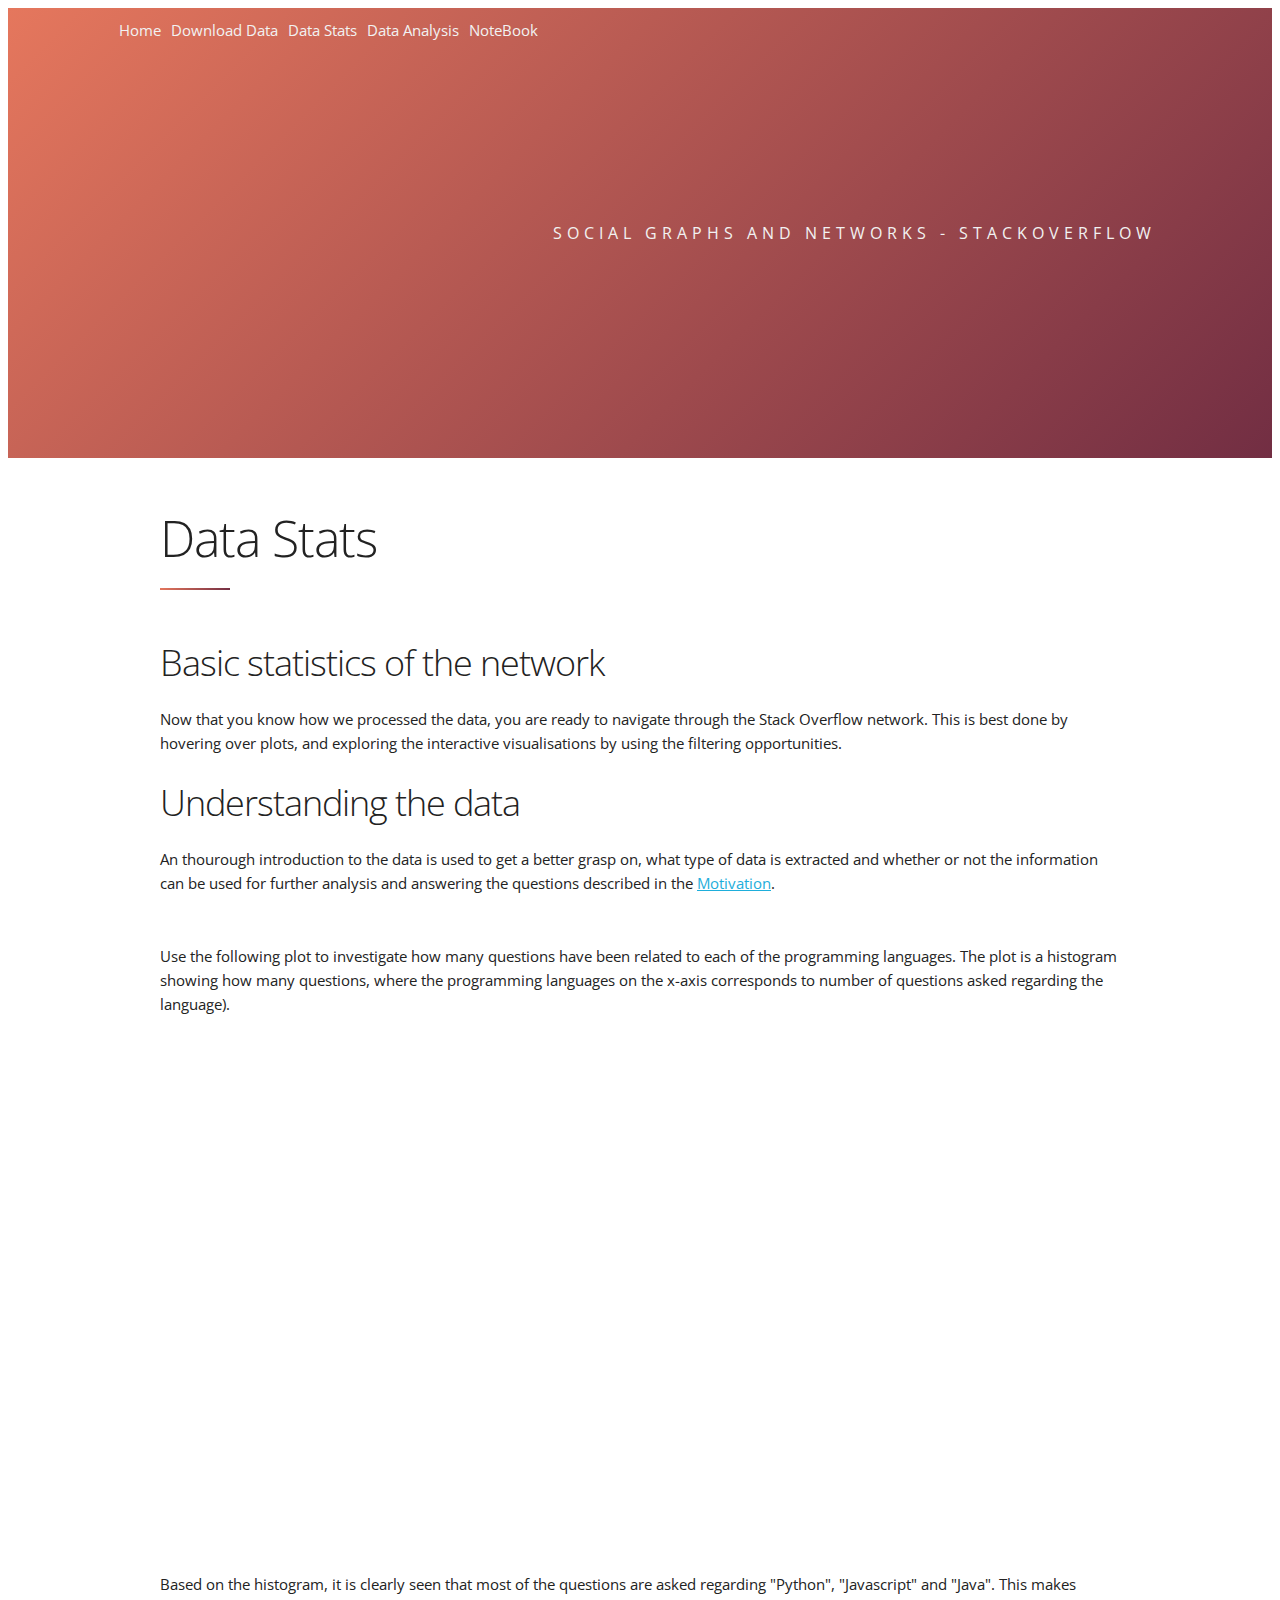
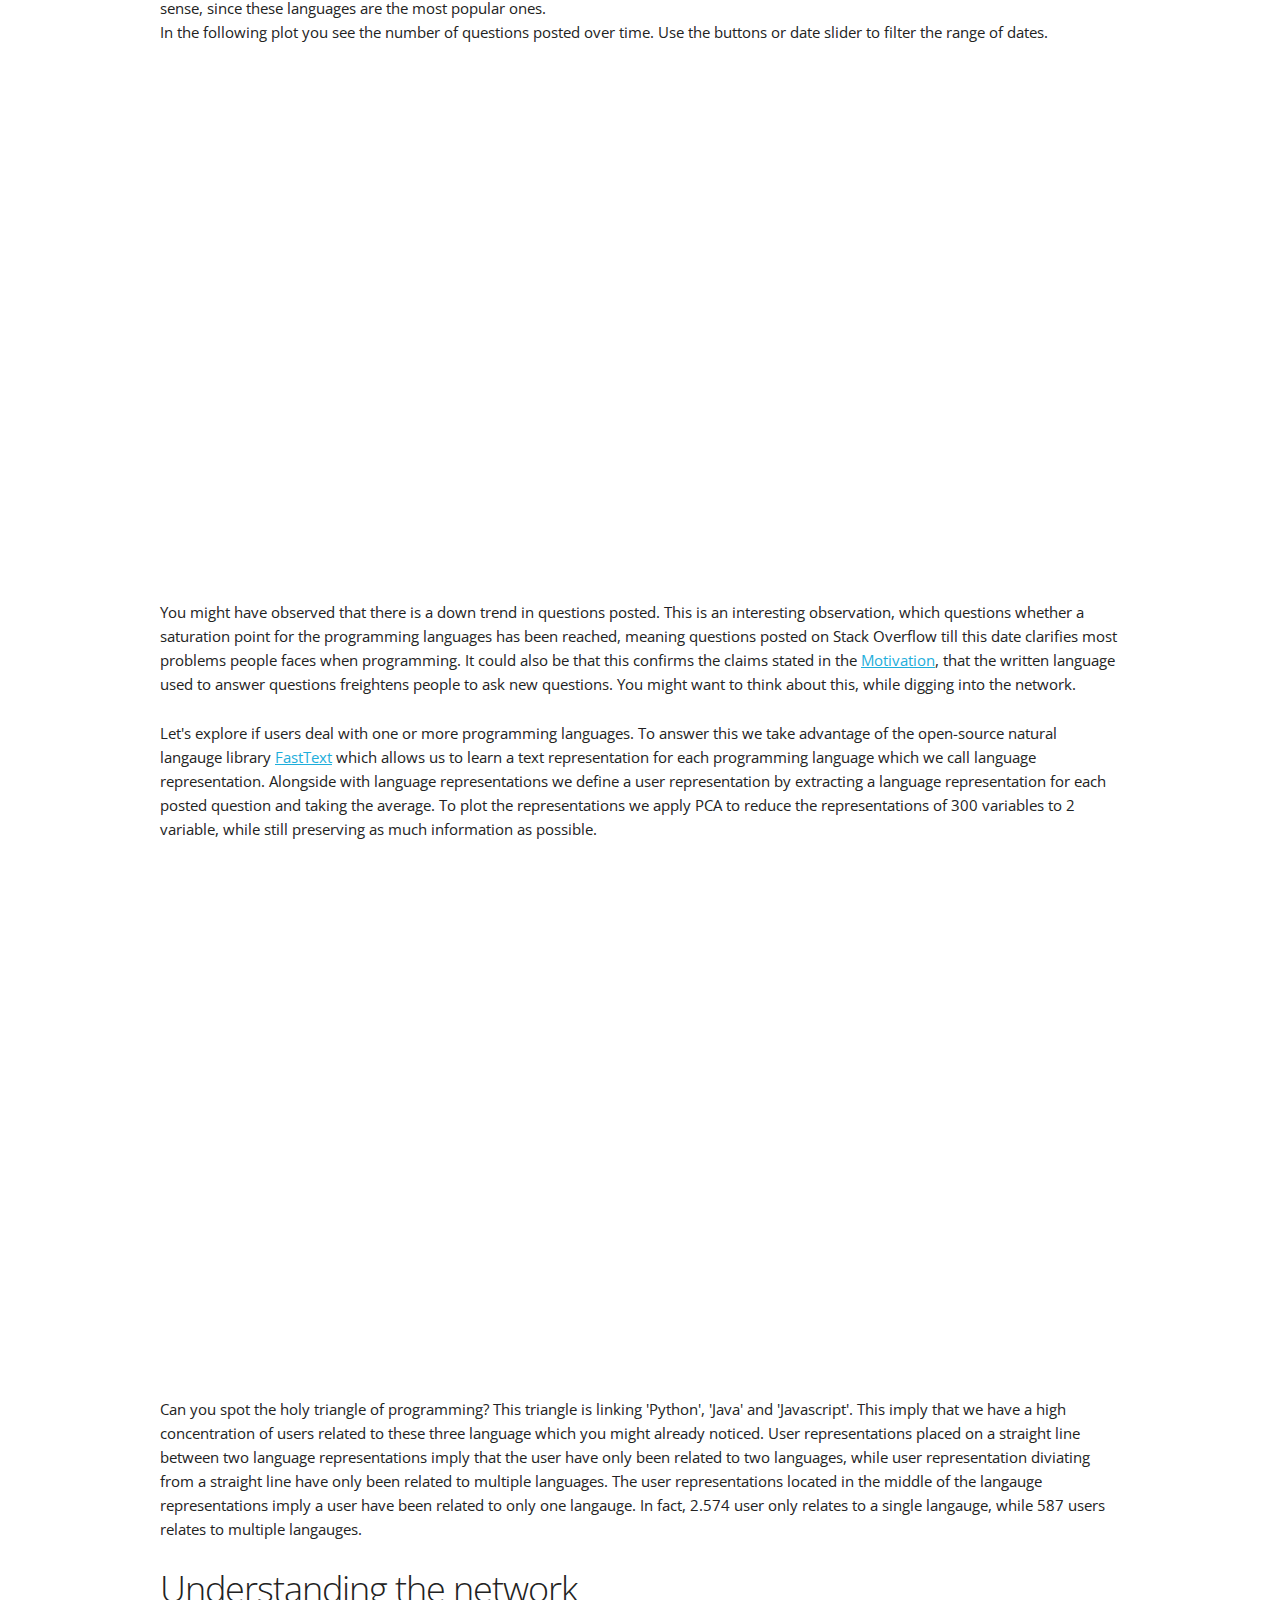
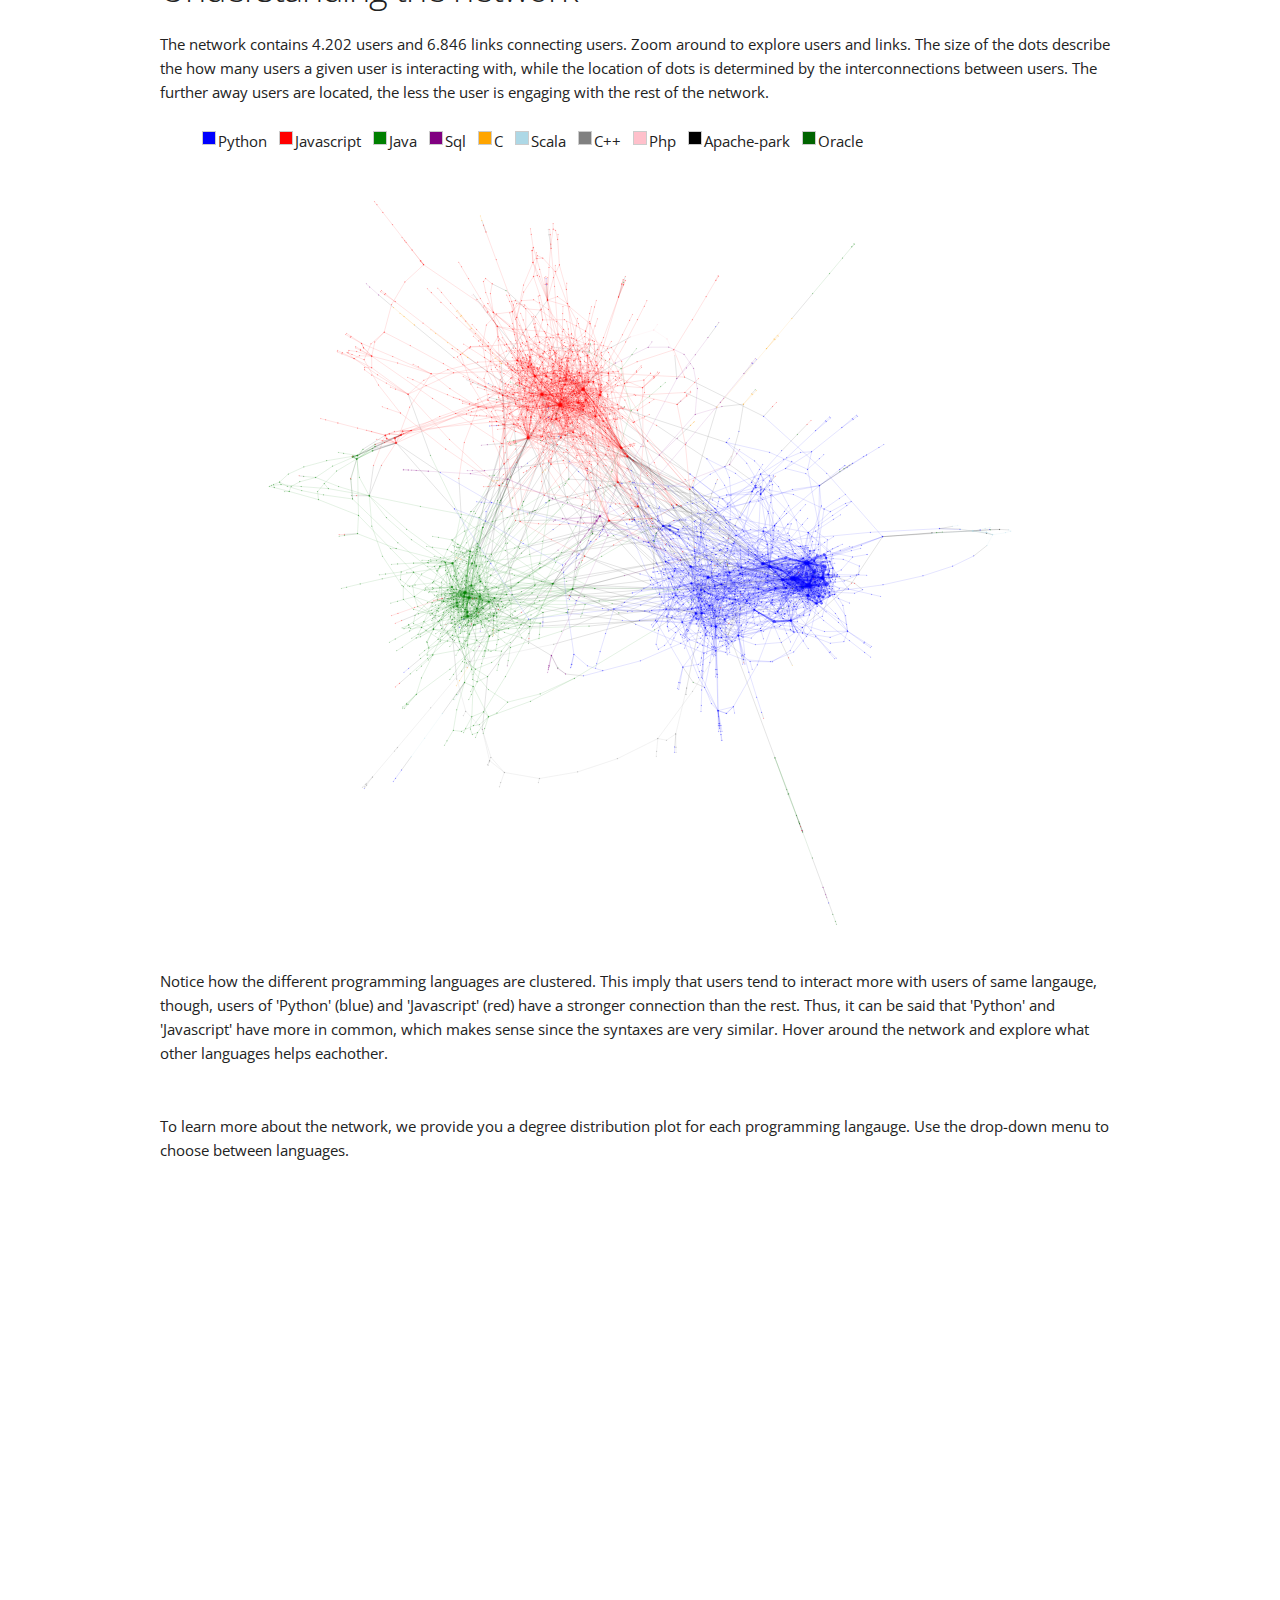
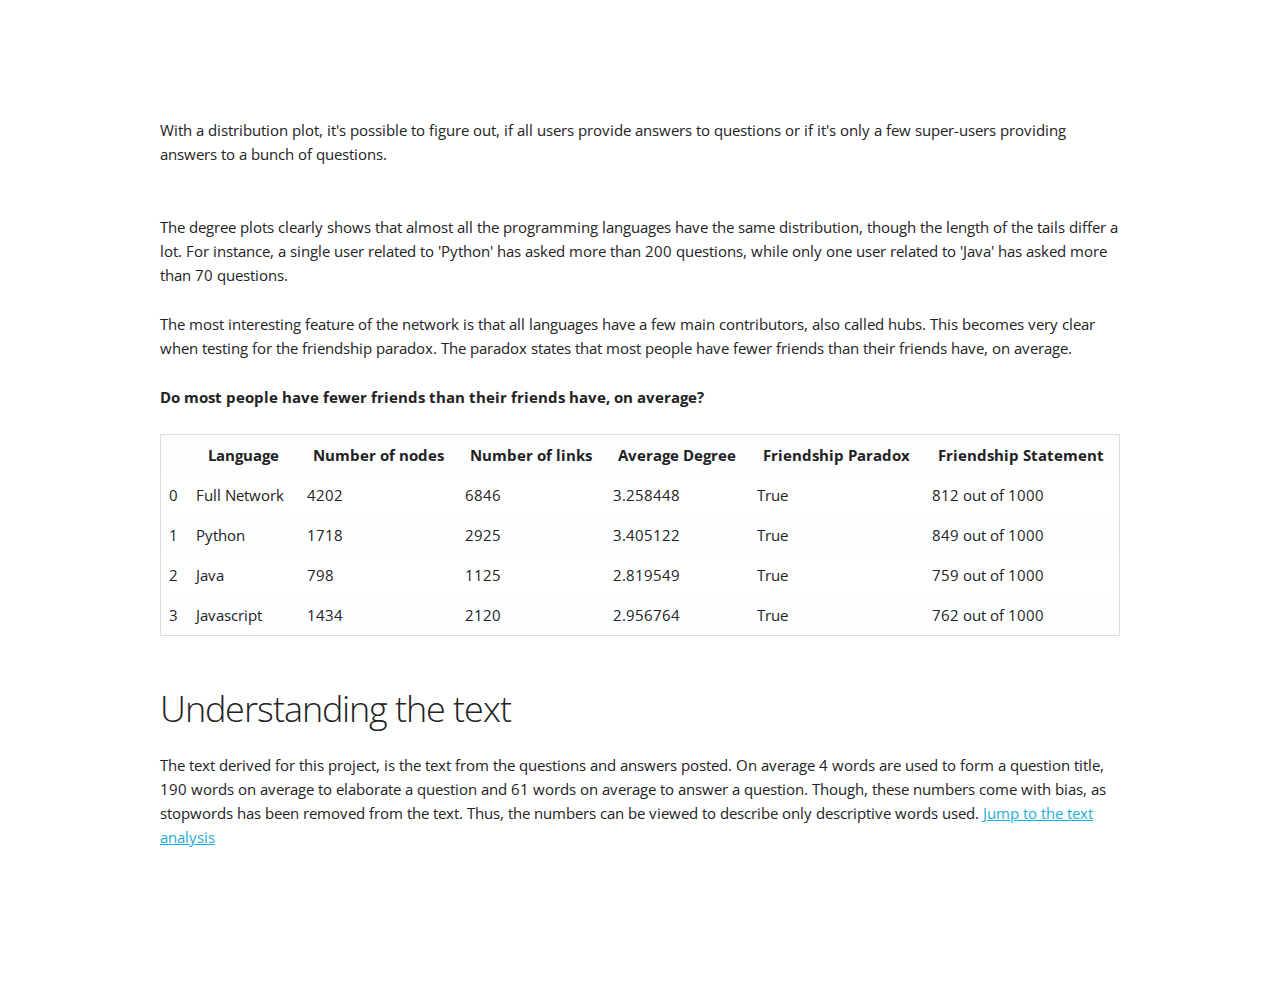
<file: stat.html>
<!DOCTYPE html>
<html>

<head>
  <title>Social Graphs</title>
  <link rel="stylesheet" type="text/css" href="style.css">
</head>

<body>
  <button onclick="topFunction()" id="myBtn" title="Go to top">Top</button>

  <div class="header1">
    <div class="topnav" id="myTopnav">
      <a href="index.html">Home</a>
      <a href="dd.html">Download Data</a>
      <a href="stat.html">Data Stats</a>

      <a href="analysis.html">Data Analysis</a>
      <a href="notebook.html">NoteBook</a>

    </div>
    <div class="title1">
      <h2 class="heading"> Social graphs and networks - stackoverflow</h2>
    </div>
  </div>


  <!-- Download data Section -->
  <section id="dd">
    <div class="container">
      <div class="row">
        <h1>Data Stats</h1>
        <div class="block"></div>

        <h3>Basic statistics of the network<br></h3>
        <p>Now that you know how we processed the data, you are ready to navigate through the Stack Overflow network.
          This is best done by hovering over plots, and exploring the interactive visualisations by using the filtering opportunities.</p>
        <h3>Understanding the data<br></h3>
        <p>An thourough introduction to the data is used to get a better grasp on, what type of data is extracted and
          whether or not the information can be used for further analysis and answering the questions described in the
          <a href="index.html">Motivation</a>.</p><br>
        <p>Use the following plot to investigate how many questions have been related to each of the programming languages.
          The plot is a histogram showing how many questions, where the programming languages on the x-axis corresponds to number of questions asked regarding the language).
        </p>
        <div>
          <iframe id="igraph" scrolling="no" style="border:none;" seamless="seamless"
            src="https://plotly.com/~tato/1.embed" height="525" width="100%"></iframe>
        </div>
        <p>
          Based on the histogram, it is clearly seen that most of the
          questions are asked regarding "Python", "Javascript" and "Java". This makes sense, since these languages
          are the most popular ones.
          <br>
          In the following plot you see the number of questions posted over time. Use the buttons or date slider to filter the range of dates.
        </p>
    
        <div>
          <iframe id="igraph" scrolling="no" style="border:none;" seamless="seamless"
            src="https://plotly.com/~tato/43.embed" height="525" width="100%"></iframe>

        </div>

        <p>
          You might have observed that there is a down trend in questions posted. This is
          an interesting observation, which questions whether a saturation point for the programming languages has been reached,
          meaning questions posted on Stack Overflow till this date clarifies most problems people faces when programming. 
          It could also be that this confirms the claims stated in the <a href="index.html">Motivation</a>, that the written language used to answer questions
          freightens people to ask new questions.
          You might want to think about this, while digging into the network.
        </p>
        <p>Let's explore if users deal with one or more programming languages. To answer this we take advantage of the open-source natural langauge
          library <a href="fasttext.cc">FastText</a> which allows us to learn a text representation for each programming language
          which we call language representation. Alongside with language representations we define a user representation by extracting a language representation
          for each posted question and taking the average. To plot the representations we apply PCA to reduce the representations of 300 variables to 2 variable, while still preserving as much information as possible.
        </p>
        <div>
          <iframe id="igraph" scrolling="no" style="border:none;" seamless="seamless"
            src="https://plotly.com/~tato/45.embed" height="525" width="100%"></iframe>
        </div>
        <p>
          Can you spot the holy triangle of programming? This triangle is linking 'Python', 'Java' and 'Javascript'.
          This imply that we have a high concentration of users related to these three language which you might
          already noticed. User representations placed on a straight line between two language representations
          imply that the user have only been related to two languages, while user representation diviating from a
          straight
          line have only been related to multiple languages. The user representations located in the middle of the
          langauge representations imply a
          user have been related to only one langauge.

          In fact, 2.574 user only relates to a single langauge, while 587 users relates to multiple langauges. </p>

        <h3>Understanding the network<br></h3>
        <p> The network contains 4.202 users and 6.846 links connecting users. Zoom around to explore users and links.
          The size of the dots describe the how many users a given user is interacting with, while the location of dots is determined
          by the interconnections between users. The further away users are located, the less the user is engaging with the rest of the network.
        </p>
        <div>
          <ul class="legend">
            <li><span class="python"></span> Python</li>
            <li><span class="javascript"></span> Javascript</li>
            <li><span class="java"></span> Java</li>
            <li><span class="sql"></span> Sql</li>
            <li><span class="c"></span> C</li>
            <li><span class="scala"></span>Scala</li>
            <li><span class="c2"></span>C++</li>
            <li><span class="php"></span>Php</li>
            <li><span class="spark"></span>Apache-park</li>
            <li><span class="oracle"></span>Oracle</li>

          </ul>

          <img class="zoom" data-scale="1.6" src="p1.svg" width="100%" height="800" name="myImage">
          <center>
            <script src="wheelzoom.js"></script>
          </center>
        </div>
        <p>
          Notice how the different programming languages are clustered. This imply that users tend to interact more with
          users of same langauge, though, users of 'Python' (blue)
          and 'Javascript' (red) have a stronger connection than the rest.
          Thus, it can be said that 'Python' and 'Javascript'
          have more in common, which makes sense since the syntaxes are very similar. Hover around the network and explore what other languages helps eachother.</p>
        <br>

        <p> To learn more about the network, we provide you a
          degree distribution plot for each programming langauge.
          Use the drop-down menu to choose between languages.
        </p>
        <div>
          <iframe id="igraph" scrolling="no" style="border:none;" seamless="seamless"
            src="https://plotly.com/~tato/92.embed" height="525" width="100%"></iframe>
        </div>
        <p>With a distribution plot, it's possible to figure out, if all users provide
          answers to questions or if it's only a few super-users providing
          answers to a bunch of questions.</p>
        <br>
        <p>The degree plots clearly shows that almost all the
          programming languages have the same distribution, though the length of the tails differ a lot. For instance,
          a single user related to 'Python' has asked more than 200 questions, while only one user related to 'Java' has
          asked more than 70 questions.</p>
      </div>
      <p>

        The most interesting feature of the network is that
        all languages have a few main contributors, also called hubs.
        This becomes very clear when testing for the friendship paradox. The paradox states that most people
        have fewer friends than their friends have, on average.
      </p>

      <p>
        <b>Do most people
          have fewer friends than their friends have, on average?  </b><br>



      <div style="overflow-x:auto;">
        <table>
          <tr>
            <th></th>

            <th>Language</th>
            <th>Number of nodes</th>
            <th>Number of links</th>
            <th>Average Degree</th>
            <th>Friendship Paradox</th>
            <th>Friendship Statement</th>
          </tr>
          <tr>
            <td>0</td>
            <td>Full Network</td>
            <td>4202</td>
            <td>6846</td>
            <td>3.258448	</td>
            <td>True</td>
            <td>812 out of 1000</td>
          </tr>


         <tr>
            <td>1</td>
            <td>Python</td>
            <td>1718</td>
            <td>2925</td>
            <td>3.405122</td>
            <td>True</td>
            <td>849 out of 1000</td>
          </tr>

          <tr>
            <td>2</td>
            <td>Java</td>
            <td>798</td>
            <td>1125</td>
            <td>2.819549</td>
            <td>True</td>
            <td>759 out of 1000</td>
          </tr>

          <tr>
            <td>3</td>
            <td>Javascript</td>
            <td>1434</td>
            <td>2120</td>
            <td>2.956764</td>
            <td>True</td>
            <td>762 out of 1000</td>
          </tr>





        </table>
      </div>
      </p>
      <h3>Understanding the text<br></h3>
      <p>
        The text derived for this project, is the text from the questions and answers posted.
        On average 4 words are used to form a question title, 190 words on average to elaborate a question and 61 words on
        average to answer a question.

        Though, these numbers come with bias, as stopwords has been removed from the text. Thus, the numbers can be
        viewed to describe only descriptive words used. <a href="analysis.html">Jump to the text analysis</a>
      </p>

  </section>


</body>
<script src="main.js"></script>

</html>
</file>
<file: style.css>
@import url("https://fonts.googleapis.com/css?family=Open+Sans:400,300");

/* Base Styles */
html {
	font-size: 62.5%;
}

.topnav {
  overflow: hidden;
  
}
.topnav a {
  float: left;
  display: block;
  color: #f2f2f2;
  padding: 10px 5px;
  text-decoration: none;
  font-size: 15px;
}
.topnav a:hover {
  background-color: #722E43;
  color: white;
}
.sticky {
  position: fixed;
  top: 0;
  width: 100%;
}

/* Add some top padding to the page content to prevent sudden quick movement (as the navigation bar gets a new position at the top of the page (position:fixed and top:0) */
.sticky + .content {
  padding-top: 60px;
}


body {
	font-size: 1.5em;
	line-height: 1.6;
	font-weight: 400;
	font-family: 'Open Sans', Helvetica, Arial, sans-serif;
	color: #222;
}
/* Grid */  
.container {
	position: relative;
	width: 100%;
	max-width: 960px;
	margin: 0 auto;
	padding: 0 20px;
	box-sizing: border-box;
}
.column, .columns {
	width: 100%;
	float: left;
	box-sizing: border-box;
}

/* For devices larger than 400px */
@media (min-width: 400px) {
.container {
	width: 85%;
	padding: 0;
}
}

/* For devices larger than 550px */
@media (min-width: 550px) {
.container {
	width: 80%;
}
.column,  .columns {
	margin-left: 30%;
}
.column:first-child,  .columns:first-child {
	margin-left: 0;
}
.one.column,  .one.columns {
	width: 4.66666666667%;
}


/* Offsets */
.offset-by-one.column,  .offset-by-one.columns {
	margin-left: 8.66666666667%;
}
.offset-by-two.column,  .offset-by-two.columns {
	margin-left: 17.3333333333%;
}
.offset-by-three.column,  .offset-by-three.columns {
	margin-left: 26%;
}
.offset-by-four.column,  .offset-by-four.columns {
	margin-left: 34.6666666667%;
}
.offset-by-five.column,  .offset-by-five.columns {
	margin-left: 43.3333333333%;
}
.offset-by-six.column,  .offset-by-six.columns {
	margin-left: 70%;
}
.offset-by-seven.column,  .offset-by-seven.columns {
	margin-left: 60.6666666667%;
}
.offset-by-eight.column,  .offset-by-eight.columns {
	margin-left: 69.3333333333%;
}
.offset-by-nine.column,  .offset-by-nine.columns {
	margin-left: 78.0%;
}
.offset-by-ten.column,  .offset-by-ten.columns {
	margin-left: 86.6666666667%;
}
.offset-by-eleven.column,  .offset-by-eleven.columns {
	margin-left: 95.3333333333%;
}
.offset-by-one-third.column,  .offset-by-one-third.columns {
	margin-left: 34.6666666667%;
}
.offset-by-two-thirds.column,  .offset-by-two-thirds.columns {
	margin-left: 69.3333333333%;
}
.offset-by-one-half.column,  .offset-by-one-half.columns {
	margin-left: 52%;
}
}
/* Typography
********************************************************************* */
h1, h2, h3, h4, h5, h6 {
	margin-top: 0;
	margin-bottom: 2rem;
	font-weight: 300;
}
h1 {
	font-size: 4.0rem;
	line-height: 1.2;
	letter-spacing: -.1rem;
}
h2 {
	font-size: 3.6rem;
	line-height: 1.25;
	letter-spacing: -.1rem;
}
h3 {
	font-size: 3.0rem;
	line-height: 1.3;
	letter-spacing: -.1rem;
}
h4 {
	font-size: 2.4rem;
	line-height: 1.35;
	letter-spacing: -.08rem;
}


/* Larger than phablet */
@media (min-width: 550px) {
h1 {
	font-size: 5.0rem;
}
h2 {
	font-size: 4.2rem;
}
h3 {
	font-size: 3.6rem;
}
h4 {
	font-size: 3.0rem;
}
}
p {
	margin-top: 0;
}
/* Links
********************************************************************* */
a {
	color: #1EAEDB;
}
a:hover {
	color: #0FA0CE;
}
/* Header Section */
div.header1 {
	display: -webkit-box;
	display: -webkit-flex;
	display: -ms-flexbox;
	display: flex;
	-webkit-box-pack: center;
	-webkit-justify-content: center;
	-ms-flex-pack: center;
	justify-content: center;
 width: 100%;
	height: 50vh;
	background-color: #722E43;
	background: #722E43;
	background: -moz-linear-gradient(-45deg, #e5775d 0%, #722E43 100%);
	background: -webkit-linear-gradient(-45deg, #e5775d 0%, #722E43 100%);
	background: linear-gradient(135deg, #e5775d 0%, #722E43 100%);
 		filter: progid:DXImageTransform.Microsoft.gradient( startColorstr=#e5775d, endColorstr=#722E43, GradientType=1 );
}
.title1 {
	-webkit-align-self: center;
	-ms-flex-item-align: center;
	align-self: center;
	padding: 1rem;
	max-width: 960px;
	text-align: center;
}
.title1 h2 {
	
	color: #f2f2f2;
	font-size: 16px;
	font-weight: 400;
	text-transform: uppercase;
	letter-spacing: 5px;
	margin-top: 20px;
}


/* Intro Section */
#intro {
	padding: 100px 0 50px 0;
}
/* data download Section */
#dd {
	padding: 50px 0 100px 0;
}
#dd .icon {
	font-size: 26px;
}



/* Lists
********************************************************************* */
ul {
	list-style: circle inside;
}

}
ol, ul {
	padding-left: 0;
	margin-top: 0;
}
ul ul, ul ol, ol ol, ol ul {
	margin: 1.5rem 0 1.5rem 3rem;
	font-size: 90%;
}
li {
	margin-bottom: 1rem;
}
/* Spacing
********************************************************************* */
button, .button {
	margin-bottom: 1rem;
}

pre, blockquote, dl, figure, table, p, ul, ol, form {
	margin-bottom: 2.5rem;
}

/* Clearing
********************************************************************* */
.container:after, .row:after, .u-cf {
	content: "";
	display: table;
	clear: both;
}


.block {
	width: 70px;
	height: 2px;
background: #722E43;
	background: -moz-linear-gradient(-45deg, #e5775d 0%, #722E43 100%);
	background: -webkit-linear-gradient(-45deg, #e5775d 0%, #722E43 100%);
	background: linear-gradient(135deg, #e5775d 0%, #722E43 100%);

	margin-bottom: 50px;
}

#myBtn {
	display: none;
	position: fixed;
	bottom: 20px;
	right: 30px;
	z-index: 99;
	font-size: 10px;
	border: none;
	outline: none;
	background-color: #e5775d;
	color: white;
	cursor: pointer;
	padding: 15px;
	border-radius: 4px;
  }
  
  #myBtn:hover {
	background-color: #722E43;
  }


/* basic positioning */
.legend { list-style: none; }
.legend li { float: left; margin-right: 10px; }
.legend span { border: 1px solid #ccc; float: left; width: 12px; height: 12px; margin: 2px; }
/* your colors */
.legend .python { background-color: blue; }
.legend .javascript { background-color: red; }
.legend .java { background-color:green; }
.legend .sql { background-color: purple; }
.legend .c { background-color: orange; }
.legend .scala { background-color: lightblue; }
.legend .c2 { background-color: grey; }
.legend .php { background-color: pink; }
.legend .spark { background-color: black; }
.legend .oracle { background-color: darkgreen; }


table {
	border-collapse: collapse;
	border-spacing: 0;
	width: 100%;
	border: 1px solid #ddd;
  }
  
  th {
	text-align: center;
	padding: 8px;
  }
	td {
	text-align: left;
	padding: 8px;
  }
  
  tr:nth-child(odd){background-color: #FDFEFF}


  .ex
  {

   padding:10px;
  }
  select
  {
   display:inline;
   cursor:pointer;
  }
 .ey
  {
   display:inline-block;
  } 
 form{
	 display:inline-block;
 }
</file>
